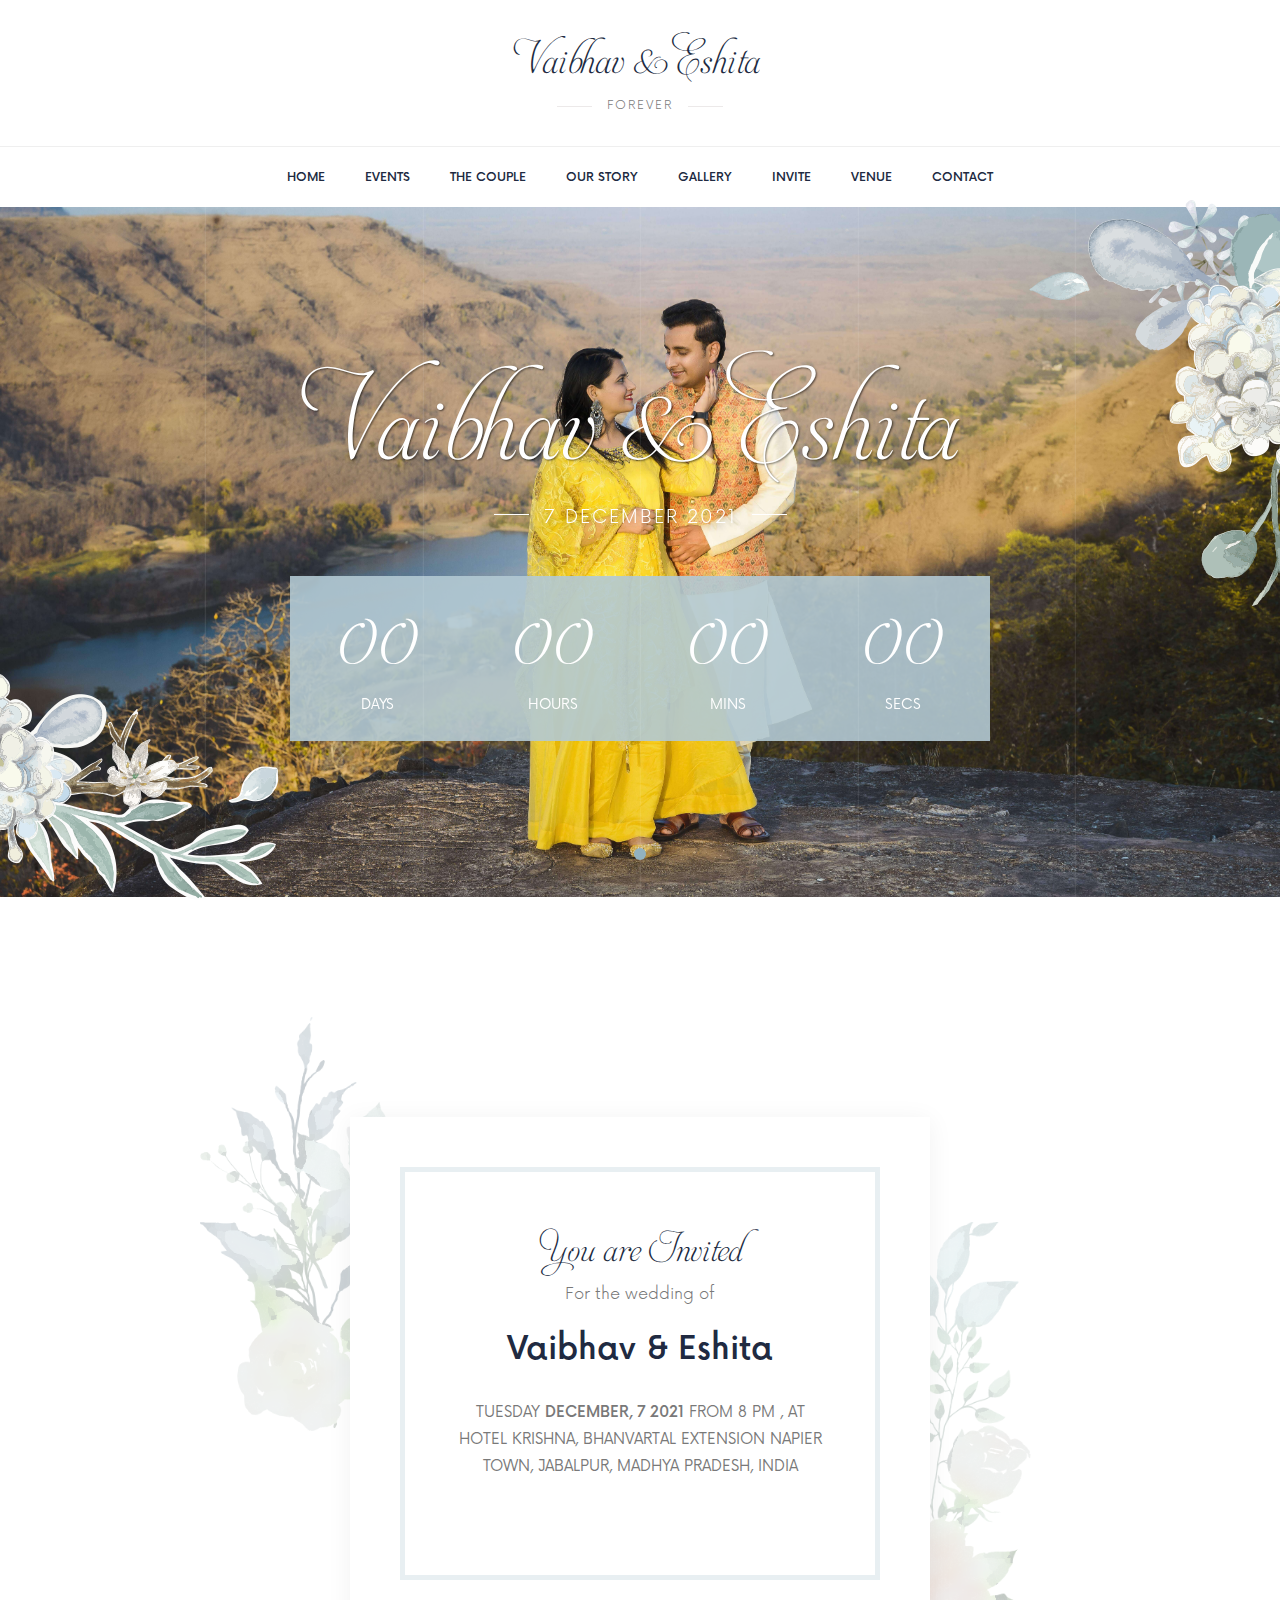
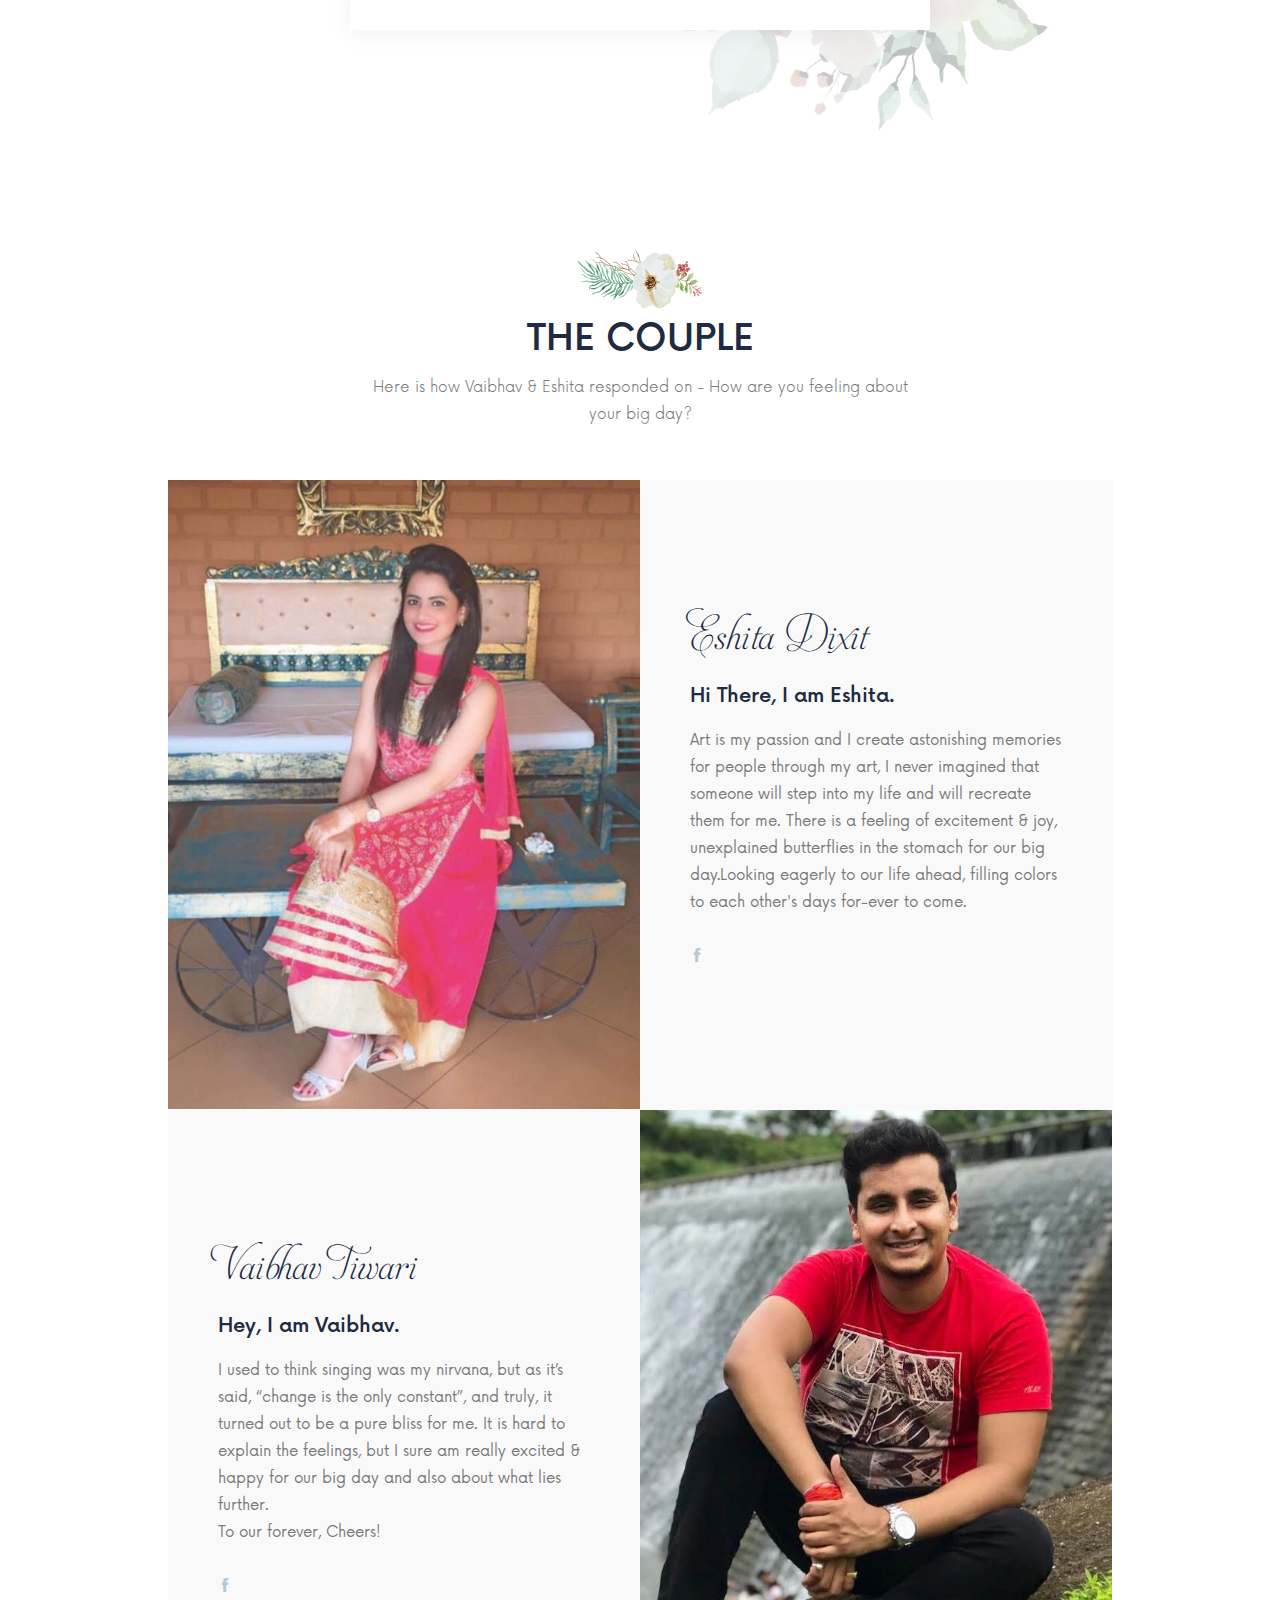
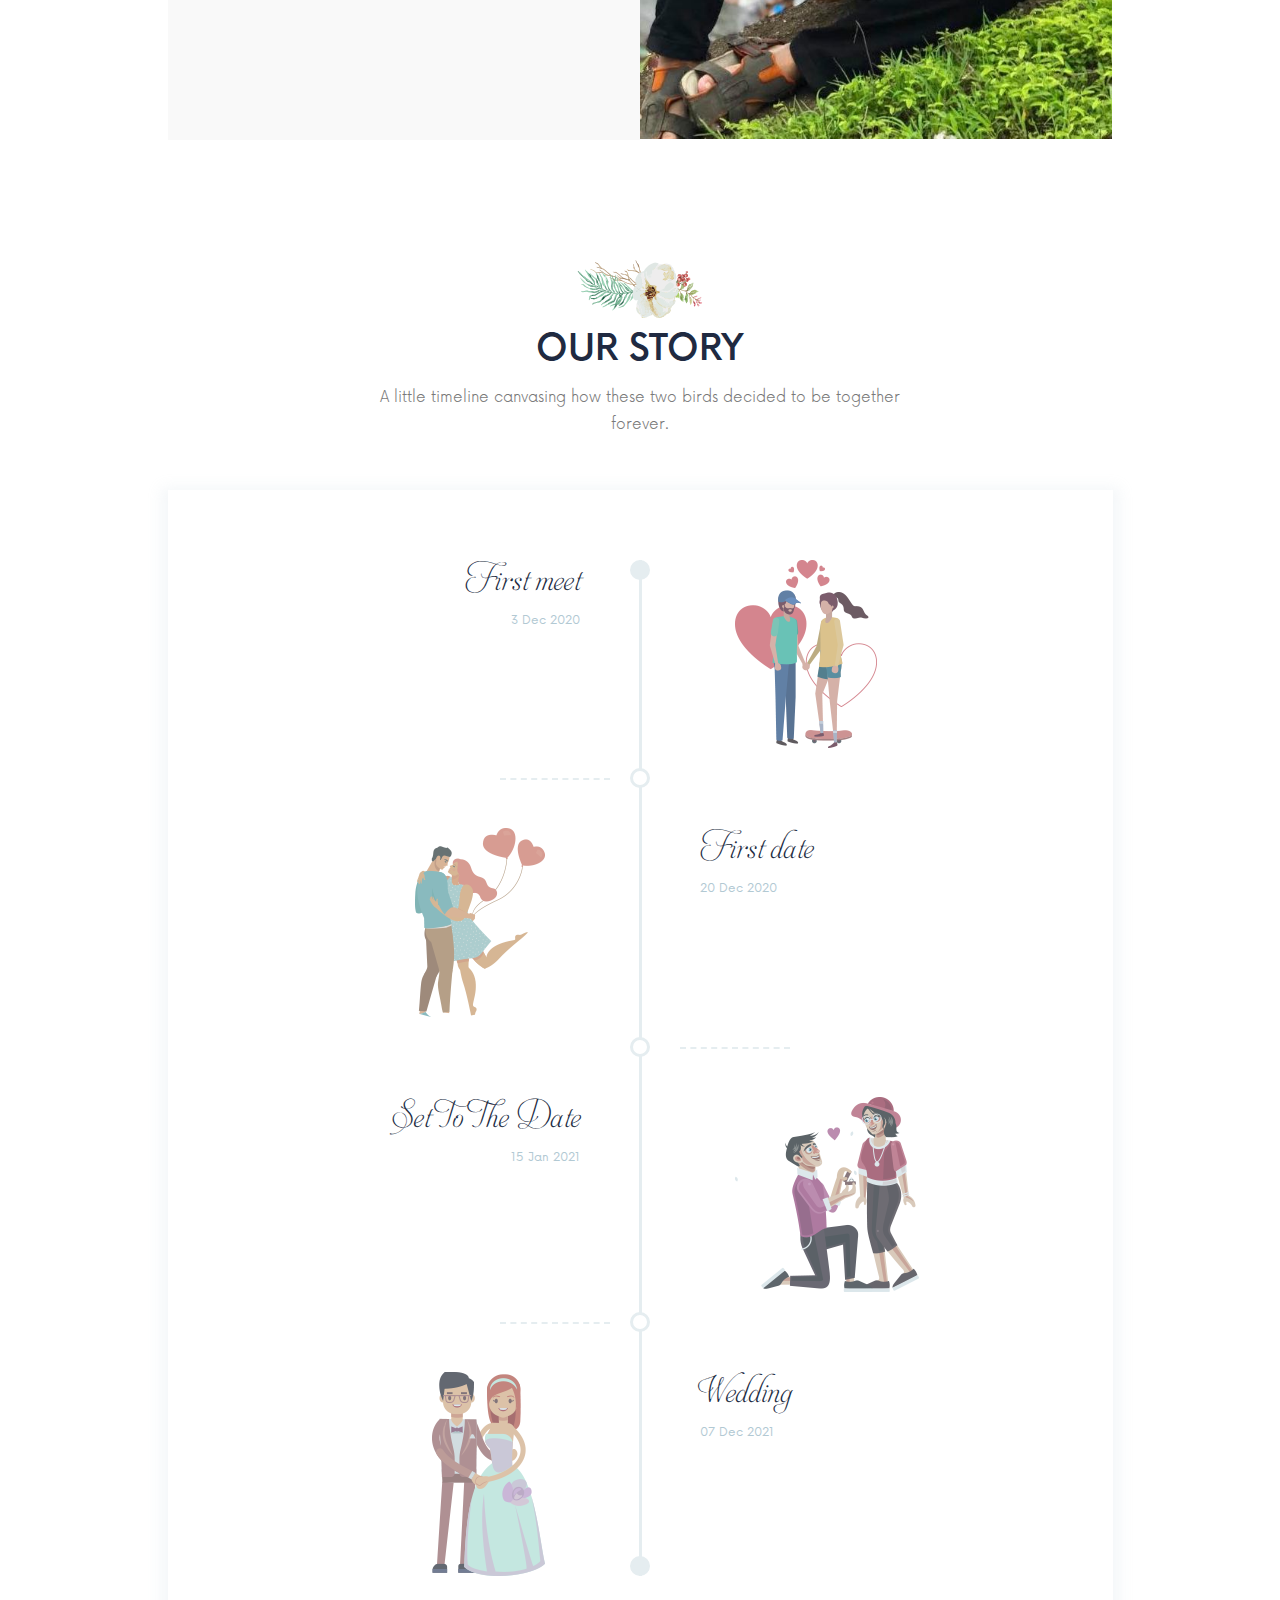
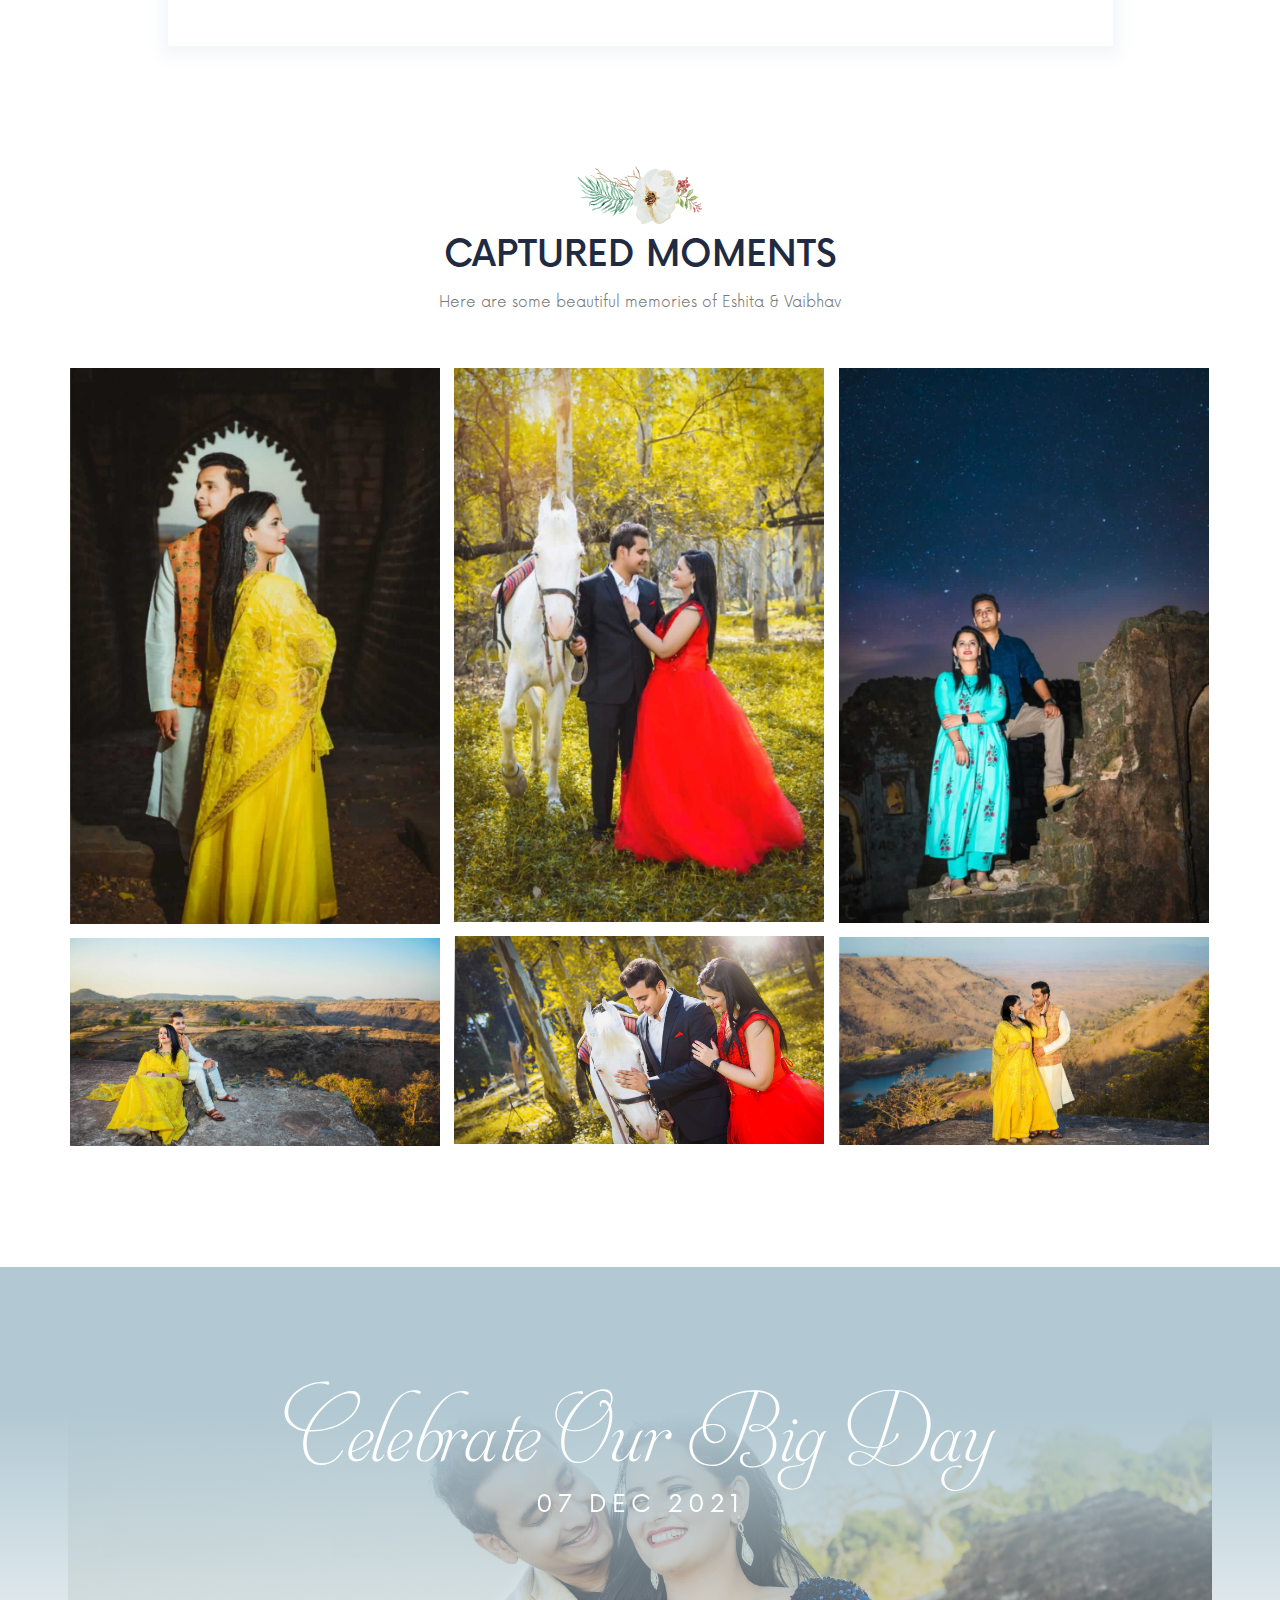
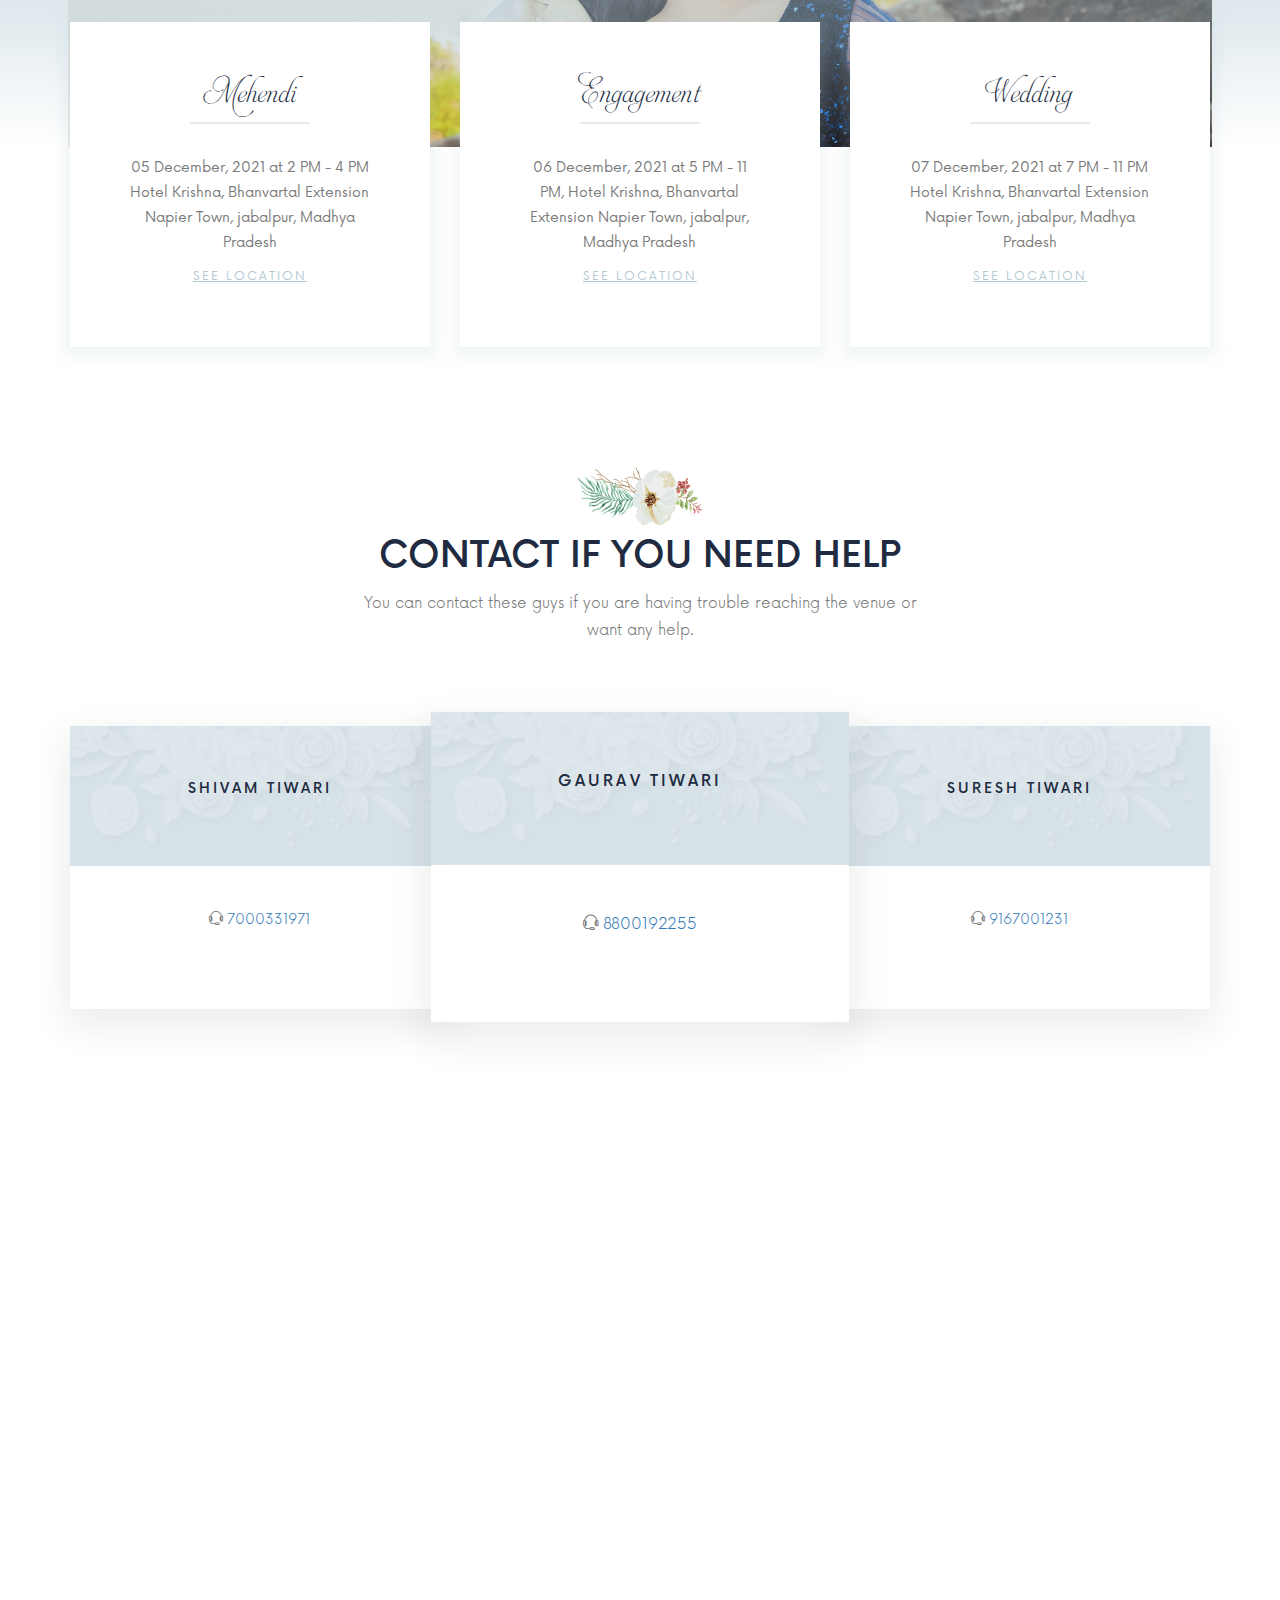
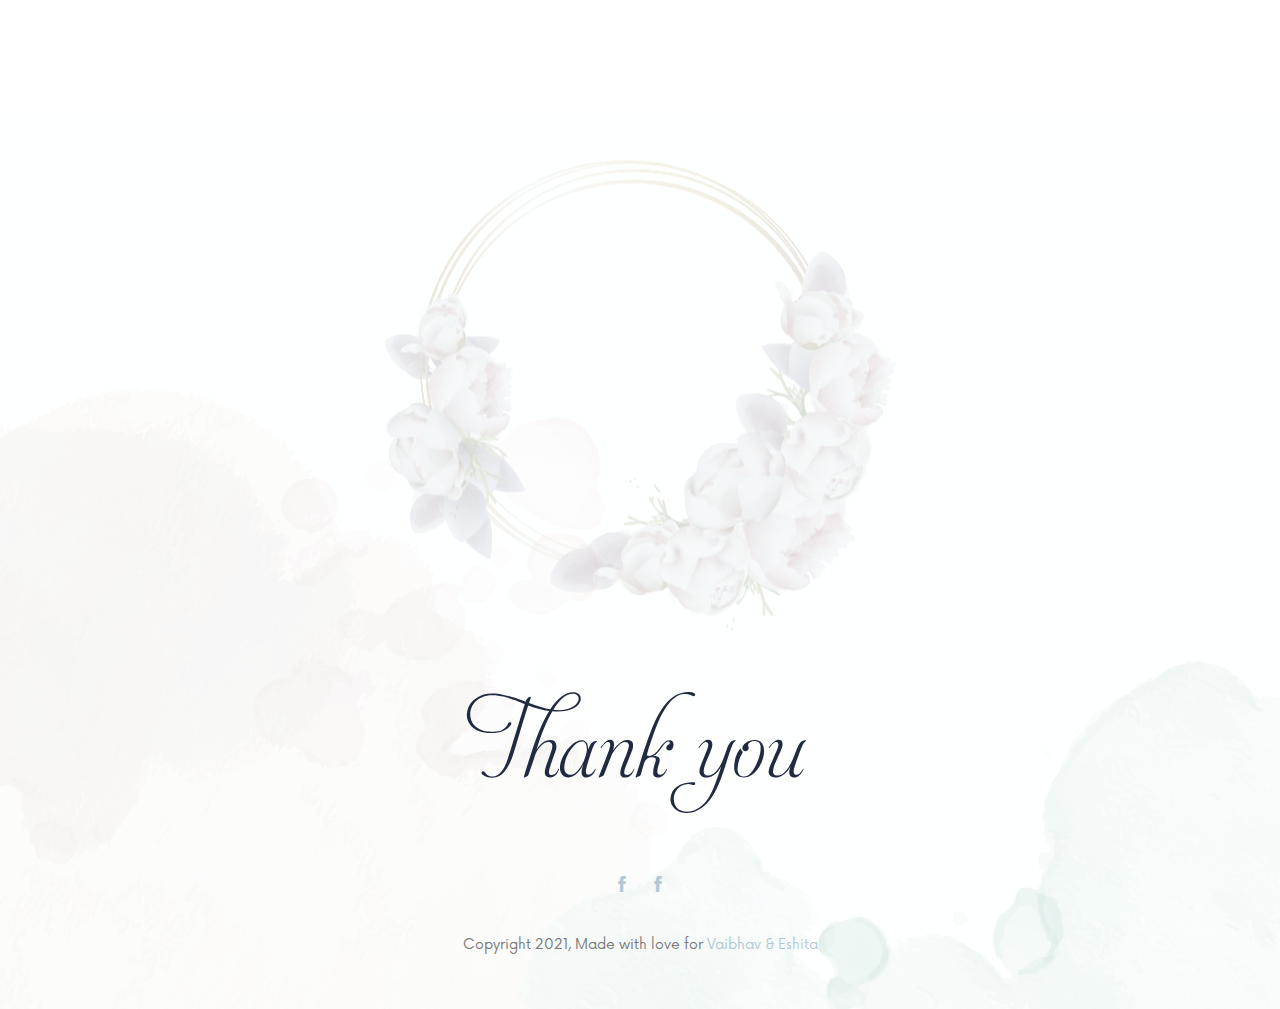
<file: index.html>
<!DOCTYPE html>
<html lang="en">

<head>
    <meta charset="utf-8">
    <meta http-equiv="X-UA-Compatible" content="IE=edge">
    <meta name="viewport" content="width=device-width, initial-scale=1">
    <link rel="shortcut icon" type="image/jpg" href="./assets/images/favicon.jpg"/>
    <meta name="author" content="Vaibhav">

    <title> Vaibhav & Eshita </title>
    
    <link href="assets/css/themify-icons.css" rel="stylesheet">
    <link href="assets/css/flaticon.css" rel="stylesheet">
    <link href="assets/css/bootstrap.min.css" rel="stylesheet">
    <link href="assets/css/animate.css" rel="stylesheet">
    <link href="assets/css/owl.carousel.css" rel="stylesheet">
    <link href="assets/css/owl.theme.css" rel="stylesheet">
    <link href="assets/css/slick.css" rel="stylesheet">
    <link href="assets/css/slick-theme.css" rel="stylesheet">
    <link href="assets/css/swiper.min.css" rel="stylesheet">
    <link href="assets/css/owl.transitions.css" rel="stylesheet">
    <link href="assets/css/jquery.fancybox.css" rel="stylesheet">
    <link href="assets/css/magnific-popup.css" rel="stylesheet">
    <link href="assets/css/style.css" rel="stylesheet">

    <!-- HTML5 shim and Respond.js for IE8 support of HTML5 elements and media queries -->
    <!--[if lt IE 9]>
    <script src="https://oss.maxcdn.com/html5shiv/3.7.3/html5shiv.min.js"></script>
    <script src="https://oss.maxcdn.com/respond/1.4.2/respond.min.js"></script>
    <![endif]-->

</head>

<body>

    <!-- start page-wrapper -->
    <div class="page-wrapper flower-fixed-body">

        <!-- start preloader -->
        <div class="preloader">
            <div class="middle">
                <i class="fi flaticon-favorite-heart-button"></i>
                <i class="fi flaticon-favorite-heart-button"></i>
                <i class="fi flaticon-favorite-heart-button"></i>
                <i class="fi flaticon-favorite-heart-button"></i>
            </div>
        </div>
        <!-- end preloader --> 

        <!-- Start header -->
        <header id="header" class="site-header header-style-1">
            <div class="topbar">
                <div class="container">
                    <div class="row">
                        <div class="col col-xs-12">
                            <div class="site-logo">
                                <a href="index.html">
                                    <h1>Vaibhav & Eshita</h1>
                                    <span>Forever</span>
                                </a>
                            </div>
                        </div>
                    </div>
                </div>
            </div> <!-- end topbar -->
            <nav class="navigation navbar navbar-default">
                <div class="container">
                    <div class="navbar-header">
                        <button type="button" class="open-btn">
                            <span class="sr-only">Toggle navigation</span>
                            <span class="icon-bar"></span>
                            <span class="icon-bar"></span>
                            <span class="icon-bar"></span>
                        </button>
                    </div>
                    <div id="navbar" class="navbar-collapse collapse navigation-holder">
                        <button class="close-navbar"><i class="ti-close"></i></button>
                        <ul class="nav navbar-nav">
                            <!--  <li class="menu-item-has-children">
                                <a href="#">The Wedding</a>
                                <ul class="sub-menu">
                                    <li><a href="story.html">Our story</a></li>
                                    <li><a href="invitation.html">Invitation</a></li>
                                    <li><a href="bridesmaids-groomsmen.html">Bridesmaid & Groomsman</a></li>
                                    <li><a href="accomodation.html">Accomodation</a></li>
                                    <li><a href="rsvp.html">RSVP</a></li>
                                    <li><a href="gift-registry.html">Gift registry</a></li>
                                    <li><a href="gallery.html">Gallery</a></li>
                                </ul>
                            </li> -->
                            <!-- <li class="menu-item-has-children">
                                <a href="#">Wedding Planner</a>
                                <ul class="sub-menu">
                                    <li><a href="about.html">About us</a></li>
                                    <li><a href="contact.html">Contact</a></li>
                                    <li><a href="shop.html">Bridal shop</a></li>
                                    <li><a href="shop-single.html">Shop single</a></li>
                                    <li><a href="services.html">Services</a></li>
                                    <li><a href="Portfolio.html">Portfolio grid</a></li>
                                    <li><a href="Portfolio-filter.html">Portfolio Filter</a></li>
                                    <li><a href="Portfolio-2-col.html">Portfolio 2 col</a></li>
                                </ul>
                            </li> -->
                            <li><a href="#toTop">Home</a></li>
                            <li><a href="#eventsec">Events</a></li>
                            <li><a href="#couple">The Couple</a></li>
                            <li><a href="#ourstory">Our Story</a></li>
                            <li><a href="#gallery">Gallery</a></li>
                            <li><a href="#invitation">Invite</a></li>
                            <li><a href="#venue">Venue</a></li>
                            <li><a href="#contact">Contact</a></li>
                        </ul>
                    </div><!-- end of nav-collapse -->
                </div><!-- end of container -->
            </nav>
        </header>
        <!-- end of header -->


        <!-- start of hero -->
        <section class="hero-slider hero-style-1" id="toTop">
            <div class="swiper-container">
                <div class="slide-main-text">
                    <div class="container">
                        <div class="slide-title">
                            <h2>Vaibhav & Eshita</h2>
                        </div>
                        <div class="wedding-date">
                            <span>7 December 2021</span>
                        </div>
                        <div class="clearfix"></div>
                        <div class="count-down-clock">
                            <div id="clock"></div>
                        </div>
                    </div>
                    <div class="pattern">
                        <span></span>
                        <span></span>
                        <span></span>
                        <span></span>
                        <span></span>
                    </div>
                </div>
                <div class="swiper-wrapper">
                    <div class="swiper-slide">
                        <div class="slide-inner slide-bg-image" data-background="assets/images/slider/1.jpg"></div> 
                    </div> 

                    <!-- <div class="swiper-slide">
                        <div class="slide-inner slide-bg-image" data-background="assets/images/slider/2.jpg"></div>
                    </div> 

                    <div class="swiper-slide">
                        <div class="slide-inner slide-bg-image" data-background="assets/images/slider/3.jpg"></div>
                    </div> -->
                    <!-- end swiper-slide --> 
                </div>
                <!-- end swiper-wrapper -->

                <!-- swipper controls -->
                <div class="swiper-pagination"></div>
                <div class="swiper-button-next"></div>
                <div class="swiper-button-prev"></div>
            </div>
        </section>
        <!-- end of hero slider -->


        <!-- start invitation-section -->
        <section class="invitation-section section-padding" id="invitation">
            <div class="container">
                <div class="row">
                    <div class="col col-xs-12">
                        <div class="invitation-box">
                            <div class="left-vec"></div>
                            <div class="right-vec"></div>
                            <div class="inner">
                                <h2 style="font-size: 3vh">You are Invited</h2>
                                <span>For the wedding of</span>
                                <h3>Vaibhav & Eshita</h3>
                                <p>Tuesday <Strong>December, 7 2021</Strong> From 8 PM , At Hotel Krishna, Bhanvartal Extension Napier Town, Jabalpur, Madhya Pradesh, India</p>
                            </div>
                        </div>
                    </div>
                </div>
            </div> <!-- end container -->
        </section>
        <!-- end invitation-section -->


        <!-- start couple-section -->
        <section class="couple-section section-padding p-t-0" id="couple">
            <div class="container">
                <div class="row">
                    <div class="col col-lg-6 col-lg-offset-3 col-md-8 col-md-offset-2 col-sm-10 col-sm-offset-1">
                        <div class="section-title">
                            <h2>The Couple</h2>
                            <p>Here is how Vaibhav & Eshita responded on - How are you feeling about your big day?</p>
                        </div>
                    </div>
                </div>
                <div class="row">
                    <div class="col col-lg-10 col-lg-offset-1">
                        <div class="couple-area">
                            <div class="couple-row clearfix">
                                <div class="img-holder">
                                    <img src="assets/images/couple/img-1.jpeg" alt>
                                </div>
                                <div class="details">
                                    <div class="inner">
                                        <h2>Eshita Dixit</h2>
                                        <h4>Hi There, I am Eshita.</h4>
                                        <p>Art is my passion and I create astonishing memories for people through my art, I never imagined that someone will step into my life and will recreate them for me. There is a feeling of excitement & joy, unexplained butterflies in the stomach for our big day.Looking eagerly to our life ahead, filling colors to each other's days for-ever to come.</p>
                                        <ul class="social-links">
                                            <li><a href="https://www.facebook.com/eshi.dixit"><i class="ti-facebook"></i></li>
                                        </ul>
                                    </div>
                                </div>
                            </div>
                            <div class="couple-row last-row clearfix">
                                <div class="details">
                                    <div class="inner">
                                        <h2>Vaibhav Tiwari</h2>
                                        <h4>Hey, I am Vaibhav.</h4>
                                        <p>I used to think singing was my nirvana, but as it’s said, “change is the only constant”, and truly, it turned out to be a pure bliss for me. It is hard to explain the feelings, but I sure am really excited & happy for our big day and also about what lies further.<br> To our forever, Cheers!</p>
                                        <ul class="social-links">
                                            <li><a href="https://www.facebook.com/tvaibhav1204/"><i class="ti-facebook"></i></a></li>
                                        </ul>
                                    </div>
                                </div>
                                <div class="img-holder">
                                    <img src="assets/images/couple/Vaibhav-image.jpeg" alt>
                                </div>
                            </div>
                        </div>
                    </div>
                </div>
            </div> <!-- end container -->
        </section>
        <!-- end couple-section -->


        <!-- start story-section -->
        <section class="story-section section-padding p-t-0" id="ourstory">
            <div class="container">
                <div class="row">
                    <div class="col col-lg-6 col-lg-offset-3 col-md-8 col-md-offset-2 col-sm-10 col-sm-offset-1">
                        <div class="section-title">
                            <h2>Our story</h2>
                            <p>A little timeline canvasing how these two birds decided to be together forever. </p>
                        </div>
                    </div>
                </div>
                <div class="row">
                    <div class="col col-lg-10 col-lg-offset-1">
                        <div class="story-block">
                            <ul>
                                <li>
                                    <div class="details">
                                        <h3>First meet</h3>
                                        <span class="date">3 Dec 2020</span>
                                    </div>
                                    <div class="img-holder">
                                        <img src="assets/images/story/img-1.png" alt>
                                    </div>
                                </li>
                                <li>
                                    <div class="img-holder">
                                        <img src="assets/images/story/img-2.png" alt>
                                    </div>
                                    <div class="details">
                                        <h3>First date</h3>
                                        <span class="date">20 Dec 2020</span>
                                    </div>
                                </li>
                                <li>
                                    <div class="details">
                                        <h3>Set To The Date</h3>
                                        <span class="date">15 Jan 2021</span>
                                    </div>
                                    <div class="img-holder">
                                        <img src="assets/images/story/img-3.png" alt>
                                    </div>
                                </li>
                                <li>
                                    <div class="img-holder">
                                        <img src="assets/images/story/img-4.png" alt>
                                    </div>
                                    <div class="details">
                                        <h3>Wedding</h3>
                                        <span class="date">07 Dec 2021</span>
                                    </div>
                                </li>
                            </ul>
                        </div>
                    </div>
                </div>
            </div> <!-- end container -->
        </section>
        <!-- end story-section -->


        <!-- start gallery-section -->
        <section class="gallery-section section-padding p-t-0" id="gallery">
            <div class="container">
                <div class="row">
                    <div class="col col-lg-6 col-lg-offset-3 col-md-8 col-md-offset-2 col-sm-10 col-sm-offset-1">
                        <div class="section-title">
                            <h2>Captured Moments</h2>
                            <p>Here are some beautiful memories of Eshita & Vaibhav</p>
                        </div>
                    </div>
                </div>

                <div class="row">
                    <div class="col col-xs-12">
                        <div  class="gallery-container gallery-fancybox masonry-gallery">
                            <div class="grid grid-item">
                                <a href="assets/images/gallery/1.jpg" class="fancybox" data-fancybox-group="gall-1">
                                    <img src="assets/images/gallery/1.jpg" alt class="img img-responsive">
                                </a>
                            </div>
                            <div class="grid grid-item">
                                <a href="assets/images/gallery/2.jpg" class="fancybox" data-fancybox-group="gall-1">
                                    <img src="assets/images/gallery/2.jpg" alt class="img img-responsive">
                                </a>
                            </div>
                            <div class="grid grid-item">
                                <a href="assets/images/gallery/3.jpg" class="fancybox" data-fancybox-group="gall-1">
                                    <img src="assets/images/gallery/3.jpg" alt class="img img-responsive">
                                </a>
                            </div>
                            <div class="grid grid-item">
                                <a href="assets/images/gallery/4.jpg" class="fancybox" data-fancybox-group="gall-1">
                                    <img src="assets/images/gallery/4.jpg" alt class="img img-responsive">
                                </a>
                            </div>
                            <div class="grid grid-item width2">
                                <a href="assets/images/gallery/5.jpg" class="fancybox" data-fancybox-group="gall-1">
                                    <img src="assets/images/gallery/5.jpg" alt class="img img-responsive">
                                </a>
                            </div>
                            <div class="grid grid-item width2">
                                <a href="assets/images/gallery/6.jpg" class="fancybox" data-fancybox-group="gall-1">
                                    <img src="assets/images/gallery/6.jpg" alt class="img img-responsive">
                                </a>
                            </div>
                            <!-- <div class="grid grid-item width2">
                                <a href="assets/images/gallery/img-7.jpg" class="fancybox" data-fancybox-group="gall-1">
                                    <img src="assets/images/gallery/img-7.jpg" alt class="img img-responsive">
                                </a>
                            </div> -->
                            <!-- <div class="grid grid-item width2">
                                <a href="assets/images/gallery/7.jpg" class="fancybox" data-fancybox-group="gall-1">
                                    <img src="assets/images/gallery/7.jpg" alt class="img img-responsive">
                                </a>
                            </div> -->
                            <!-- <div class="grid grid-item width2">
                                <a href="https://www.youtube.com/embed/XSGBVzeBUbk?autoplay=1" data-type="iframe" class="video-play-btn">
                                    <img src="assets/images/gallery/img-6.jpg" alt class="img img-responsive">
                                    <i class="ti-control-play"></i>
                                </a>
                            </div> -->
                        </div>
                    </div>
                </div> <!-- end row -->

            </div> <!-- end container -->
        </section>
        <!-- end gallery-section -->


        <!-- start contact-section -->
        <!-- <section class="contact-section section-padding p-t-0" id="rsvp">
            <div class="container">
                <div class="row">
                    <div class="col col-lg-6 col-lg-offset-3 col-md-8 col-md-offset-2 col-sm-10 col-sm-offset-1">
                        <div class="section-title">
                            <h2>Are you attending?</h2>
                            <p>Recently cut out of an illustrated magazine and housed in a nice, gilded frame. It showed a lady fitted out with a fur hat</p>
                        </div>
                    </div>
                </div>
                <div class="row">
                    <div class="col col-lg-10 col-lg-offset-1">
                        <div class="contact-form">
                            <form id="rsvp-form" class="form validate-rsvp-form row" method="post">
                                <div class="col col-sm-6">
                                    <input type="text" name="name" class="form-control" placeholder="Your Name*">
                                </div>
                                <div class="col col-sm-6">
                                    <input type="email" name="email" class="form-control" placeholder="Your Email*">
                                </div>
                                <div class="col col-sm-6">
                                    <select class="form-control" name="guest" >
                                        <option disabled selected>Number Of Guest*</option>
                                        <option>1</option>
                                        <option>2</option>
                                        <option>3</option>
                                        <option>4</option>
                                    </select>
                                </div>
                                <div class="col col-sm-6">
                                    <select class="form-control" name="events" >
                                        <option disabled selected>I Am Attending*</option>
                                        <option>Al events</option>
                                        <option>Wedding ceremony</option>
                                        <option>Reception party</option>
                                    </select>
                                </div>
                                <div class="col col-sm-12">
                                    <textarea class="form-control" name="notes" placeholder="Your Message*"></textarea>
                                </div>
                                <div class="col col-sm-12 submit-btn">
                                    <button type="submit" class="theme-btn">Send Invitation</button>
                                    <div id="loader">
                                        <i class="ti-reload"></i>
                                    </div>
                                </div>
                                <div class="col col-md-12 success-error-message">
                                    <div id="success">Thank you</div>
                                    <div id="error"> Error occurred while sending email. Please try again later. </div>
                                </div>
                            </form>
                        </div>
                    </div>
                </div>
            </div> 
        </section> -->
        <!-- end contact-section -->


        <!-- start event-section -->
        <section id="eventsec" class="event-section section-padding p-t-0">
            <div class="top-area">
                <h2>Celebrate Our Big Day</h2>
                <p class="date">07 Dec 2021</p>
            </div>
            <div class="container">
                <div class="row">
                    <div class="col col-xs-12">
                        <div class="event-grids clearfix">
                            <div class="grid">
                                <h3>Mehendi</h3>
                                <p>05 December, 2021 at 2 PM - 4 PM Hotel Krishna, Bhanvartal Extension Napier Town, jabalpur, Madhya Pradesh</p>
                               
                                <a href="https://www.google.com/maps/embed?pb=!1m18!1m12!1m3!1d3680.9075165354066!2d75.82777731173726!3d22.694486494082174!2m3!1f0!2f0!3f0!3m2!1i1024!2i768!4f13.1!3m3!1m2!1s0x3962fc359e5fd27b%3A0xbcbf55bd0db8dc01!2sAvadh%20residency!5e0!3m2!1sen!2sin!4v1614590423102!5m2!1sen!2sin" class="location popup-gmaps">See location</a>
                            </div>
                            <div class="grid">
                                <h3>Engagement</h3>
                                <p>06 December, 2021 at 5 PM - 11 PM, Hotel Krishna, Bhanvartal Extension Napier Town, jabalpur, Madhya Pradesh</p>
                                
                                <a href="https://www.google.com/maps/embed?pb=!1m18!1m12!1m3!1d2007.0296381420685!2d75.82737451613121!3d22.69444668693729!2m3!1f0!2f0!3f0!3m2!1i1024!2i768!4f13.1!3m3!1m2!1s0x3962fc35b48f4dc1%3A0xc90b89e5567baa9!2sPukhraj%20Palace!5e0!3m2!1sen!2sin!4v1614589068805!5m2!1sen!2sin" class="location popup-gmaps">See location</a>
                            </div>
                            <div class="grid">
                                <h3>Wedding</h3>
                                <p>07 December, 2021 at 7 PM - 11 PM Hotel Krishna, Bhanvartal Extension Napier Town, jabalpur, Madhya Pradesh</p>
                                
                                <a href="https://www.google.com/maps/embed?pb=!1m18!1m12!1m3!1d2007.0296381420685!2d75.82737451613121!3d22.69444668693729!2m3!1f0!2f0!3f0!3m2!1i1024!2i768!4f13.1!3m3!1m2!1s0x3962fc35b48f4dc1%3A0xc90b89e5567baa9!2sPukhraj%20Palace!5e0!3m2!1sen!2sin!4v1614589068805!5m2!1sen!2sin" class="location popup-gmaps">See location</a>
                            </div>
                        </div>
                    </div>
                </div>
            </div> <!-- end container -->
        </section>
        <!-- end event-section -->


        <!-- start partners-section -->
        <!-- <section class="partners-section section-padding p-t-0">
            <div class="container">
                <div class="row">
                    <div class="col col-xs-12">
                        <h2>Gift Registry</h2>
                        <div class="partner-grids clearfix">
                            <div class="grid">
                                <img src="assets/images/partners/img-1.jpg" alt>
                            </div>
                            <div class="grid">
                                <img src="assets/images/partners/img-2.jpg" alt>
                            </div>
                            <div class="grid">
                                <img src="assets/images/partners/img-3.jpg" alt>
                            </div>
                            <div class="grid">
                                <img src="assets/images/partners/img-4.jpg" alt>
                            </div>
                            <div class="grid">
                                <img src="assets/images/partners/img-5.jpg" alt>
                            </div>
                            <div class="grid">
                                <img src="assets/images/partners/img-6.jpg" alt>
                            </div>
                            <div class="grid">
                                <img src="assets/images/partners/img-7.jpg" alt>
                            </div>
                            <div class="grid">
                                <img src="assets/images/partners/img-8.jpg" alt>
                            </div>
                        </div>
                    </div>
                </div>
            </div> 
        </section> -->
        <!-- end partners-section -->


        <!-- start blog-section -->
        <!-- <section class="blog-section section-padding">
            <div class="container">
                <div class="row">
                    <div class="col col-lg-6 col-lg-offset-3 col-md-8 col-md-offset-2 col-sm-10 col-sm-offset-1">
                        <div class="section-title">
                            <h2>Latest form the blog</h2>
                            <p>Recently cut out of an illustrated magazine and housed in a nice, gilded frame. It showed a lady fitted out with a fur hat</p>
                        </div>
                    </div>
                </div>
                <div class="row">
                    <div class="col col-xs-12">
                        <div class="blog-grids clearfix">
                            <div class="grid">
                                <div class="entry-media">
                                    <img src="assets/images/blog/img-1.jpg" alt>
                                </div>
                                <div class="details">
                                    <h3><a href="#">Hundreds of designs for every wedding style</a></h3>
                                    <p class="date"><i class="ti-timer"></i> April 14, 2019</p>
                                </div>
                            </div>
                            <div class="grid">
                                <div class="entry-media">
                                    <img src="assets/images/blog/img-2.jpg" alt>
                                </div>
                                <div class="details">
                                    <h3><a href="#">How to plan a perfect wedding in moments</a></h3>
                                    <p class="date"><i class="ti-timer"></i> April 14, 2019</p>
                                </div>
                            </div>
                            <div class="grid">
                                <div class="entry-media">
                                    <img src="assets/images/blog/img-3.jpg" alt>
                                </div>
                                <div class="details">
                                    <h3><a href="#">Possible no matter where you are on your journey</a></h3>
                                    <p class="date"><i class="ti-timer"></i> April 14, 2019</p>
                                </div>
                            </div>
                        </div>
                    </div>
                </div>
            </div>
        </section> -->
        <!-- end blog-section -->

        <!-- start contact-section --><section class="pricing-section section-padding p-t-0">
            <div class="container" id="contact">
                <div class="row">
                    <div class="col col-lg-6 col-lg-offset-3 col-md-8 col-md-offset-2 col-sm-10 col-sm-offset-1">
                        <div class="section-title">
                            <h2>Contact If you need help</h2>
                            <p>You can contact these guys if you are having trouble reaching the venue or want any help.</p>
                        </div>
                    </div>
                </div>
                <div class="row">
                    <div class="col col-xs-12">
                        <div class="pricing-grids clearfix">
                            <div class="grid">
                                <div class="pricing-header">
                                    <h4>Shivam Tiwari</h4>
                                </div>
                                <div class="pricing-body">
                                    <ul>
                                        <li><i class="ti-headphone-alt"></i><a href="tel:7000331971">  7000331971</a> </li>
                                    </ul>
                                </div>
                            </div>
                            <div class="grid">
                                <div class="pricing-header">
                                    <h4>Gaurav Tiwari</h4>
                                </div>
                                <div class="pricing-body">
                                    <ul>
                                        <li><i class="ti-headphone-alt"></i><a href="tel:8800192255">  8800192255</a></li>
                                    </ul>
                                </div>
                            </div>
                            <div class="grid">
                                <div class="pricing-header">
                                    <h4>Suresh Tiwari</h4>
                                </div>
                                <div class="pricing-body">
                                    <ul>
                                        <li><i class="ti-headphone-alt"></i><a href="tel:9167001232">  9167001231</a> </li>
                                    </ul>
                                </div>
                            </div>
                        </div>
                    </div>
                </div>
            </div> <!-- end container -->
        </section>
         <!--  start contact-map -->
         <section class="contact-map-section" id="venue">
            <h2 class="hidden">Contact map</h2>
            <div class="contact-map">
                <iframe src="https://www.google.com/maps/embed?pb=!1m18!1m12!1m3!1d3668.175301268324!2d79.93164521497035!3d23.163801184881798!2m3!1f0!2f0!3f0!3m2!1i1024!2i768!4f13.1!3m3!1m2!1s0x3981ae0e4fc9a341%3A0xe8afa6a8dd370ce1!2sHotel%20Krishna!5e0!3m2!1sen!2sin!4v1634734482070!5m2!1sen!2sin" allowfullscreen="" loading="lazy"></iframe>
            </div>
        </section>
        <!-- end contact-map -->


        <!-- start site-footer -->
        <footer class="site-footer footer-style-1">
            <div class="inner">
                <div class="couple-pic">
                    <img src="assets/images/footer-couple-pic.jpg" loading="lazy" alt="footer-image">
                </div>
                <h2>Thank you</h2>
                <ul class="social-links">
                    <li><a href="https://www.facebook.com/tvaibhav1204/"><i class="ti-facebook"></i></a></li>
                    <li><a href="https://www.facebook.com/eshi.dixit"><i class="ti-facebook"></i></a></li>
                </ul>
                <p>Copyright 2021, Made with love for <a href="">Vaibhav & Eshita</a></p>
            </div>
        </footer>
        <!-- end site-footer -->


    </div>
    <!-- end of page-wrapper -->



    <!-- All JavaScript files
    ================================================== -->
    <script src="assets/js/jquery.min.js"></script>
    <script src="assets/js/bootstrap.min.js"></script>

    <!-- Plugins for this template -->
    <script src="assets/js/jquery-plugin-collection.js"></script>

    <!-- Custom script for this template -->
    <script src="assets/js/script.js"></script>
</body>

</html>
</file>
<file: assets/css/themify-icons.css>
@font-face {
	font-family: 'themify';
	src:url('../fonts/themify9f24.eot?-fvbane');
	src:url('../fonts/themifyd41d.eot?#iefix-fvbane') format('embedded-opentype'),
		url('../fonts/themify9f24.woff?-fvbane') format('woff'),
		url('../fonts/themify9f24.ttf?-fvbane') format('truetype'),
		url('../fonts/themify9f24.svg?-fvbane#themify') format('svg');
	font-weight: normal;
	font-style: normal;
}

[class^="ti-"], [class*=" ti-"] {
	font-family: 'themify';
	speak: none;
	font-style: normal;
	font-weight: normal;
	font-variant: normal;
	text-transform: none;
	line-height: 1;

	/* Better Font Rendering =========== */
	-webkit-font-smoothing: antialiased;
	-moz-osx-font-smoothing: grayscale;
}

.ti-wand:before {
	content: "\e600";
}
.ti-volume:before {
	content: "\e601";
}
.ti-user:before {
	content: "\e602";
}
.ti-unlock:before {
	content: "\e603";
}
.ti-unlink:before {
	content: "\e604";
}
.ti-trash:before {
	content: "\e605";
}
.ti-thought:before {
	content: "\e606";
}
.ti-target:before {
	content: "\e607";
}
.ti-tag:before {
	content: "\e608";
}
.ti-tablet:before {
	content: "\e609";
}
.ti-star:before {
	content: "\e60a";
}
.ti-spray:before {
	content: "\e60b";
}
.ti-signal:before {
	content: "\e60c";
}
.ti-shopping-cart:before {
	content: "\e60d";
}
.ti-shopping-cart-full:before {
	content: "\e60e";
}
.ti-settings:before {
	content: "\e60f";
}
.ti-search:before {
	content: "\e610";
}
.ti-zoom-in:before {
	content: "\e611";
}
.ti-zoom-out:before {
	content: "\e612";
}
.ti-cut:before {
	content: "\e613";
}
.ti-ruler:before {
	content: "\e614";
}
.ti-ruler-pencil:before {
	content: "\e615";
}
.ti-ruler-alt:before {
	content: "\e616";
}
.ti-bookmark:before {
	content: "\e617";
}
.ti-bookmark-alt:before {
	content: "\e618";
}
.ti-reload:before {
	content: "\e619";
}
.ti-plus:before {
	content: "\e61a";
}
.ti-pin:before {
	content: "\e61b";
}
.ti-pencil:before {
	content: "\e61c";
}
.ti-pencil-alt:before {
	content: "\e61d";
}
.ti-paint-roller:before {
	content: "\e61e";
}
.ti-paint-bucket:before {
	content: "\e61f";
}
.ti-na:before {
	content: "\e620";
}
.ti-mobile:before {
	content: "\e621";
}
.ti-minus:before {
	content: "\e622";
}
.ti-medall:before {
	content: "\e623";
}
.ti-medall-alt:before {
	content: "\e624";
}
.ti-marker:before {
	content: "\e625";
}
.ti-marker-alt:before {
	content: "\e626";
}
.ti-arrow-up:before {
	content: "\e627";
}
.ti-arrow-right:before {
	content: "\e628";
}
.ti-arrow-left:before {
	content: "\e629";
}
.ti-arrow-down:before {
	content: "\e62a";
}
.ti-lock:before {
	content: "\e62b";
}
.ti-location-arrow:before {
	content: "\e62c";
}
.ti-link:before {
	content: "\e62d";
}
.ti-layout:before {
	content: "\e62e";
}
.ti-layers:before {
	content: "\e62f";
}
.ti-layers-alt:before {
	content: "\e630";
}
.ti-key:before {
	content: "\e631";
}
.ti-import:before {
	content: "\e632";
}
.ti-image:before {
	content: "\e633";
}
.ti-heart:before {
	content: "\e634";
}
.ti-heart-broken:before {
	content: "\e635";
}
.ti-hand-stop:before {
	content: "\e636";
}
.ti-hand-open:before {
	content: "\e637";
}
.ti-hand-drag:before {
	content: "\e638";
}
.ti-folder:before {
	content: "\e639";
}
.ti-flag:before {
	content: "\e63a";
}
.ti-flag-alt:before {
	content: "\e63b";
}
.ti-flag-alt-2:before {
	content: "\e63c";
}
.ti-eye:before {
	content: "\e63d";
}
.ti-export:before {
	content: "\e63e";
}
.ti-exchange-vertical:before {
	content: "\e63f";
}
.ti-desktop:before {
	content: "\e640";
}
.ti-cup:before {
	content: "\e641";
}
.ti-crown:before {
	content: "\e642";
}
.ti-comments:before {
	content: "\e643";
}
.ti-comment:before {
	content: "\e644";
}
.ti-comment-alt:before {
	content: "\e645";
}
.ti-close:before {
	content: "\e646";
}
.ti-clip:before {
	content: "\e647";
}
.ti-angle-up:before {
	content: "\e648";
}
.ti-angle-right:before {
	content: "\e649";
}
.ti-angle-left:before {
	content: "\e64a";
}
.ti-angle-down:before {
	content: "\e64b";
}
.ti-check:before {
	content: "\e64c";
}
.ti-check-box:before {
	content: "\e64d";
}
.ti-camera:before {
	content: "\e64e";
}
.ti-announcement:before {
	content: "\e64f";
}
.ti-brush:before {
	content: "\e650";
}
.ti-briefcase:before {
	content: "\e651";
}
.ti-bolt:before {
	content: "\e652";
}
.ti-bolt-alt:before {
	content: "\e653";
}
.ti-blackboard:before {
	content: "\e654";
}
.ti-bag:before {
	content: "\e655";
}
.ti-move:before {
	content: "\e656";
}
.ti-arrows-vertical:before {
	content: "\e657";
}
.ti-arrows-horizontal:before {
	content: "\e658";
}
.ti-fullscreen:before {
	content: "\e659";
}
.ti-arrow-top-right:before {
	content: "\e65a";
}
.ti-arrow-top-left:before {
	content: "\e65b";
}
.ti-arrow-circle-up:before {
	content: "\e65c";
}
.ti-arrow-circle-right:before {
	content: "\e65d";
}
.ti-arrow-circle-left:before {
	content: "\e65e";
}
.ti-arrow-circle-down:before {
	content: "\e65f";
}
.ti-angle-double-up:before {
	content: "\e660";
}
.ti-angle-double-right:before {
	content: "\e661";
}
.ti-angle-double-left:before {
	content: "\e662";
}
.ti-angle-double-down:before {
	content: "\e663";
}
.ti-zip:before {
	content: "\e664";
}
.ti-world:before {
	content: "\e665";
}
.ti-wheelchair:before {
	content: "\e666";
}
.ti-view-list:before {
	content: "\e667";
}
.ti-view-list-alt:before {
	content: "\e668";
}
.ti-view-grid:before {
	content: "\e669";
}
.ti-uppercase:before {
	content: "\e66a";
}
.ti-upload:before {
	content: "\e66b";
}
.ti-underline:before {
	content: "\e66c";
}
.ti-truck:before {
	content: "\e66d";
}
.ti-timer:before {
	content: "\e66e";
}
.ti-ticket:before {
	content: "\e66f";
}
.ti-thumb-up:before {
	content: "\e670";
}
.ti-thumb-down:before {
	content: "\e671";
}
.ti-text:before {
	content: "\e672";
}
.ti-stats-up:before {
	content: "\e673";
}
.ti-stats-down:before {
	content: "\e674";
}
.ti-split-v:before {
	content: "\e675";
}
.ti-split-h:before {
	content: "\e676";
}
.ti-smallcap:before {
	content: "\e677";
}
.ti-shine:before {
	content: "\e678";
}
.ti-shift-right:before {
	content: "\e679";
}
.ti-shift-left:before {
	content: "\e67a";
}
.ti-shield:before {
	content: "\e67b";
}
.ti-notepad:before {
	content: "\e67c";
}
.ti-server:before {
	content: "\e67d";
}
.ti-quote-right:before {
	content: "\e67e";
}
.ti-quote-left:before {
	content: "\e67f";
}
.ti-pulse:before {
	content: "\e680";
}
.ti-printer:before {
	content: "\e681";
}
.ti-power-off:before {
	content: "\e682";
}
.ti-plug:before {
	content: "\e683";
}
.ti-pie-chart:before {
	content: "\e684";
}
.ti-paragraph:before {
	content: "\e685";
}
.ti-panel:before {
	content: "\e686";
}
.ti-package:before {
	content: "\e687";
}
.ti-music:before {
	content: "\e688";
}
.ti-music-alt:before {
	content: "\e689";
}
.ti-mouse:before {
	content: "\e68a";
}
.ti-mouse-alt:before {
	content: "\e68b";
}
.ti-money:before {
	content: "\e68c";
}
.ti-microphone:before {
	content: "\e68d";
}
.ti-menu:before {
	content: "\e68e";
}
.ti-menu-alt:before {
	content: "\e68f";
}
.ti-map:before {
	content: "\e690";
}
.ti-map-alt:before {
	content: "\e691";
}
.ti-loop:before {
	content: "\e692";
}
.ti-location-pin:before {
	content: "\e693";
}
.ti-list:before {
	content: "\e694";
}
.ti-light-bulb:before {
	content: "\e695";
}
.ti-Italic:before {
	content: "\e696";
}
.ti-info:before {
	content: "\e697";
}
.ti-infinite:before {
	content: "\e698";
}
.ti-id-badge:before {
	content: "\e699";
}
.ti-hummer:before {
	content: "\e69a";
}
.ti-home:before {
	content: "\e69b";
}
.ti-help:before {
	content: "\e69c";
}
.ti-headphone:before {
	content: "\e69d";
}
.ti-harddrives:before {
	content: "\e69e";
}
.ti-harddrive:before {
	content: "\e69f";
}
.ti-gift:before {
	content: "\e6a0";
}
.ti-game:before {
	content: "\e6a1";
}
.ti-filter:before {
	content: "\e6a2";
}
.ti-files:before {
	content: "\e6a3";
}
.ti-file:before {
	content: "\e6a4";
}
.ti-eraser:before {
	content: "\e6a5";
}
.ti-envelope:before {
	content: "\e6a6";
}
.ti-download:before {
	content: "\e6a7";
}
.ti-direction:before {
	content: "\e6a8";
}
.ti-direction-alt:before {
	content: "\e6a9";
}
.ti-dashboard:before {
	content: "\e6aa";
}
.ti-control-stop:before {
	content: "\e6ab";
}
.ti-control-shuffle:before {
	content: "\e6ac";
}
.ti-control-play:before {
	content: "\e6ad";
}
.ti-control-pause:before {
	content: "\e6ae";
}
.ti-control-forward:before {
	content: "\e6af";
}
.ti-control-backward:before {
	content: "\e6b0";
}
.ti-cloud:before {
	content: "\e6b1";
}
.ti-cloud-up:before {
	content: "\e6b2";
}
.ti-cloud-down:before {
	content: "\e6b3";
}
.ti-clipboard:before {
	content: "\e6b4";
}
.ti-car:before {
	content: "\e6b5";
}
.ti-calendar:before {
	content: "\e6b6";
}
.ti-book:before {
	content: "\e6b7";
}
.ti-bell:before {
	content: "\e6b8";
}
.ti-basketball:before {
	content: "\e6b9";
}
.ti-bar-chart:before {
	content: "\e6ba";
}
.ti-bar-chart-alt:before {
	content: "\e6bb";
}
.ti-back-right:before {
	content: "\e6bc";
}
.ti-back-left:before {
	content: "\e6bd";
}
.ti-arrows-corner:before {
	content: "\e6be";
}
.ti-archive:before {
	content: "\e6bf";
}
.ti-anchor:before {
	content: "\e6c0";
}
.ti-align-right:before {
	content: "\e6c1";
}
.ti-align-left:before {
	content: "\e6c2";
}
.ti-align-justify:before {
	content: "\e6c3";
}
.ti-align-center:before {
	content: "\e6c4";
}
.ti-alert:before {
	content: "\e6c5";
}
.ti-alarm-clock:before {
	content: "\e6c6";
}
.ti-agenda:before {
	content: "\e6c7";
}
.ti-write:before {
	content: "\e6c8";
}
.ti-window:before {
	content: "\e6c9";
}
.ti-widgetized:before {
	content: "\e6ca";
}
.ti-widget:before {
	content: "\e6cb";
}
.ti-widget-alt:before {
	content: "\e6cc";
}
.ti-wallet:before {
	content: "\e6cd";
}
.ti-video-clapper:before {
	content: "\e6ce";
}
.ti-video-camera:before {
	content: "\e6cf";
}
.ti-vector:before {
	content: "\e6d0";
}
.ti-themify-logo:before {
	content: "\e6d1";
}
.ti-themify-favicon:before {
	content: "\e6d2";
}
.ti-themify-favicon-alt:before {
	content: "\e6d3";
}
.ti-support:before {
	content: "\e6d4";
}
.ti-stamp:before {
	content: "\e6d5";
}
.ti-split-v-alt:before {
	content: "\e6d6";
}
.ti-slice:before {
	content: "\e6d7";
}
.ti-shortcode:before {
	content: "\e6d8";
}
.ti-shift-right-alt:before {
	content: "\e6d9";
}
.ti-shift-left-alt:before {
	content: "\e6da";
}
.ti-ruler-alt-2:before {
	content: "\e6db";
}
.ti-receipt:before {
	content: "\e6dc";
}
.ti-pin2:before {
	content: "\e6dd";
}
.ti-pin-alt:before {
	content: "\e6de";
}
.ti-pencil-alt2:before {
	content: "\e6df";
}
.ti-palette:before {
	content: "\e6e0";
}
.ti-more:before {
	content: "\e6e1";
}
.ti-more-alt:before {
	content: "\e6e2";
}
.ti-microphone-alt:before {
	content: "\e6e3";
}
.ti-magnet:before {
	content: "\e6e4";
}
.ti-line-double:before {
	content: "\e6e5";
}
.ti-line-dotted:before {
	content: "\e6e6";
}
.ti-line-dashed:before {
	content: "\e6e7";
}
.ti-layout-width-full:before {
	content: "\e6e8";
}
.ti-layout-width-default:before {
	content: "\e6e9";
}
.ti-layout-width-default-alt:before {
	content: "\e6ea";
}
.ti-layout-tab:before {
	content: "\e6eb";
}
.ti-layout-tab-window:before {
	content: "\e6ec";
}
.ti-layout-tab-v:before {
	content: "\e6ed";
}
.ti-layout-tab-min:before {
	content: "\e6ee";
}
.ti-layout-slider:before {
	content: "\e6ef";
}
.ti-layout-slider-alt:before {
	content: "\e6f0";
}
.ti-layout-sidebar-right:before {
	content: "\e6f1";
}
.ti-layout-sidebar-none:before {
	content: "\e6f2";
}
.ti-layout-sidebar-left:before {
	content: "\e6f3";
}
.ti-layout-placeholder:before {
	content: "\e6f4";
}
.ti-layout-menu:before {
	content: "\e6f5";
}
.ti-layout-menu-v:before {
	content: "\e6f6";
}
.ti-layout-menu-separated:before {
	content: "\e6f7";
}
.ti-layout-menu-full:before {
	content: "\e6f8";
}
.ti-layout-media-right-alt:before {
	content: "\e6f9";
}
.ti-layout-media-right:before {
	content: "\e6fa";
}
.ti-layout-media-overlay:before {
	content: "\e6fb";
}
.ti-layout-media-overlay-alt:before {
	content: "\e6fc";
}
.ti-layout-media-overlay-alt-2:before {
	content: "\e6fd";
}
.ti-layout-media-left-alt:before {
	content: "\e6fe";
}
.ti-layout-media-left:before {
	content: "\e6ff";
}
.ti-layout-media-center-alt:before {
	content: "\e700";
}
.ti-layout-media-center:before {
	content: "\e701";
}
.ti-layout-list-thumb:before {
	content: "\e702";
}
.ti-layout-list-thumb-alt:before {
	content: "\e703";
}
.ti-layout-list-post:before {
	content: "\e704";
}
.ti-layout-list-large-image:before {
	content: "\e705";
}
.ti-layout-line-solid:before {
	content: "\e706";
}
.ti-layout-grid4:before {
	content: "\e707";
}
.ti-layout-grid3:before {
	content: "\e708";
}
.ti-layout-grid2:before {
	content: "\e709";
}
.ti-layout-grid2-thumb:before {
	content: "\e70a";
}
.ti-layout-cta-right:before {
	content: "\e70b";
}
.ti-layout-cta-left:before {
	content: "\e70c";
}
.ti-layout-cta-center:before {
	content: "\e70d";
}
.ti-layout-cta-btn-right:before {
	content: "\e70e";
}
.ti-layout-cta-btn-left:before {
	content: "\e70f";
}
.ti-layout-column4:before {
	content: "\e710";
}
.ti-layout-column3:before {
	content: "\e711";
}
.ti-layout-column2:before {
	content: "\e712";
}
.ti-layout-accordion-separated:before {
	content: "\e713";
}
.ti-layout-accordion-merged:before {
	content: "\e714";
}
.ti-layout-accordion-list:before {
	content: "\e715";
}
.ti-ink-pen:before {
	content: "\e716";
}
.ti-info-alt:before {
	content: "\e717";
}
.ti-help-alt:before {
	content: "\e718";
}
.ti-headphone-alt:before {
	content: "\e719";
}
.ti-hand-point-up:before {
	content: "\e71a";
}
.ti-hand-point-right:before {
	content: "\e71b";
}
.ti-hand-point-left:before {
	content: "\e71c";
}
.ti-hand-point-down:before {
	content: "\e71d";
}
.ti-gallery:before {
	content: "\e71e";
}
.ti-face-smile:before {
	content: "\e71f";
}
.ti-face-sad:before {
	content: "\e720";
}
.ti-credit-card:before {
	content: "\e721";
}
.ti-control-skip-forward:before {
	content: "\e722";
}
.ti-control-skip-backward:before {
	content: "\e723";
}
.ti-control-record:before {
	content: "\e724";
}
.ti-control-eject:before {
	content: "\e725";
}
.ti-comments-smiley:before {
	content: "\e726";
}
.ti-brush-alt:before {
	content: "\e727";
}
.ti-youtube:before {
	content: "\e728";
}
.ti-vimeo:before {
	content: "\e729";
}
.ti-twitter:before {
	content: "\e72a";
}
.ti-time:before {
	content: "\e72b";
}
.ti-tumblr:before {
	content: "\e72c";
}
.ti-skype:before {
	content: "\e72d";
}
.ti-share:before {
	content: "\e72e";
}
.ti-share-alt:before {
	content: "\e72f";
}
.ti-rocket:before {
	content: "\e730";
}
.ti-pinterest:before {
	content: "\e731";
}
.ti-new-window:before {
	content: "\e732";
}
.ti-microsoft:before {
	content: "\e733";
}
.ti-list-ol:before {
	content: "\e734";
}
.ti-linkedin:before {
	content: "\e735";
}
.ti-layout-sidebar-2:before {
	content: "\e736";
}
.ti-layout-grid4-alt:before {
	content: "\e737";
}
.ti-layout-grid3-alt:before {
	content: "\e738";
}
.ti-layout-grid2-alt:before {
	content: "\e739";
}
.ti-layout-column4-alt:before {
	content: "\e73a";
}
.ti-layout-column3-alt:before {
	content: "\e73b";
}
.ti-layout-column2-alt:before {
	content: "\e73c";
}
.ti-instagram:before {
	content: "\e73d";
}
.ti-google:before {
	content: "\e73e";
}
.ti-github:before {
	content: "\e73f";
}
.ti-flickr:before {
	content: "\e740";
}
.ti-facebook:before {
	content: "\e741";
}
.ti-dropbox:before {
	content: "\e742";
}
.ti-dribbble:before {
	content: "\e743";
}
.ti-apple:before {
	content: "\e744";
}
.ti-android:before {
	content: "\e745";
}
.ti-save:before {
	content: "\e746";
}
.ti-save-alt:before {
	content: "\e747";
}
.ti-yahoo:before {
	content: "\e748";
}
.ti-wordpress:before {
	content: "\e749";
}
.ti-vimeo-alt:before {
	content: "\e74a";
}
.ti-twitter-alt:before {
	content: "\e74b";
}
.ti-tumblr-alt:before {
	content: "\e74c";
}
.ti-trello:before {
	content: "\e74d";
}
.ti-stack-overflow:before {
	content: "\e74e";
}
.ti-soundcloud:before {
	content: "\e74f";
}
.ti-sharethis:before {
	content: "\e750";
}
.ti-sharethis-alt:before {
	content: "\e751";
}
.ti-reddit:before {
	content: "\e752";
}
.ti-pinterest-alt:before {
	content: "\e753";
}
.ti-microsoft-alt:before {
	content: "\e754";
}
.ti-linux:before {
	content: "\e755";
}
.ti-jsfiddle:before {
	content: "\e756";
}
.ti-joomla:before {
	content: "\e757";
}
.ti-html5:before {
	content: "\e758";
}
.ti-flickr-alt:before {
	content: "\e759";
}
.ti-email:before {
	content: "\e75a";
}
.ti-drupal:before {
	content: "\e75b";
}
.ti-dropbox-alt:before {
	content: "\e75c";
}
.ti-css3:before {
	content: "\e75d";
}
.ti-rss:before {
	content: "\e75e";
}
.ti-rss-alt:before {
	content: "\e75f";
}
</file>
<file: assets/css/flaticon.css>
/*
  	Flaticon icon font: Flaticon
  	Creation date: 29/04/2019 03:24
  	*/

@font-face {
  font-family: "Flaticon";
  src: url("../fonts/Flaticon.eot");
  src: url("../fonts/Flaticond41d.eot?#iefix") format("embedded-opentype"),
       url("../fonts/Flaticon.woff2") format("woff2"),
       url("../fonts/Flaticon.woff") format("woff"),
       url("../fonts/Flaticon.ttf") format("truetype"),
       url("../fonts/Flaticon.svg#Flaticon") format("svg");
  font-weight: normal;
  font-style: normal;
}

@media screen and (-webkit-min-device-pixel-ratio:0) {
  @font-face {
    font-family: "Flaticon";
    src: url("../fonts/Flaticon.svg#Flaticon") format("svg");
  }
}

[class^="flaticon-"]:before, [class*=" flaticon-"]:before,
[class^="flaticon-"]:after, [class*=" flaticon-"]:after {   
  font-family: Flaticon;
        font-size: 20px;
font-style: normal;
margin-left: 20px;
}

.flaticon-search:before { content: "\f100"; }
.flaticon-next:before { content: "\f101"; }
.flaticon-next-1:before { content: "\f102"; }
.flaticon-slim-right:before { content: "\f103"; }
.flaticon-back:before { content: "\f104"; }
.flaticon-back-1:before { content: "\f105"; }
.flaticon-slim-left:before { content: "\f106"; }
.flaticon-video-player:before { content: "\f107"; }
.flaticon-shopping-bag:before { content: "\f108"; }
.flaticon-shopping-bag-1:before { content: "\f109"; }
.flaticon-shopping-bag-2:before { content: "\f10a"; }
.flaticon-shopping-bag-3:before { content: "\f10b"; }
.flaticon-right-quote:before { content: "\f10c"; }
.flaticon-favorite-heart-button:before { content: "\f10d"; }
.flaticon-event:before { content: "\f10e"; }
.flaticon-events:before { content: "\f10f"; }
.flaticon-wedding-arch:before { content: "\f110"; }
.flaticon-wedding-arch-1:before { content: "\f111"; }
.flaticon-location:before { content: "\f112"; }
.flaticon-picture:before { content: "\f113"; }
.flaticon-wedding-dinner:before { content: "\f114"; }
.flaticon-bride:before { content: "\f115"; }
.flaticon-heart:before { content: "\f116"; }
.flaticon-cake:before { content: "\f117"; }
.flaticon-church:before { content: "\f118"; }
.flaticon-armchair:before { content: "\f119"; }
.flaticon-armchair-1:before { content: "\f11a"; }
.flaticon-card:before { content: "\f11b"; }
.flaticon-suit-and-bow-tie:before { content: "\f11c"; }
.flaticon-cake-1:before { content: "\f11d"; }
.flaticon-checklist:before { content: "\f11e"; }
.flaticon-checkmark:before { content: "\f11f"; }
</file>
<file: assets/css/style.css>
/*------------------------------------------------------------------
[Master Stylesheet]
Version:        1.0.0
Author:         Vaibhav
-------------------------------------------------------------------*/
/*--------------------------------------------------------------
>>> TABLE OF CONTENTS:
----------------------------------------------------------------
#0.1	Theme Reset Style
#0.2	Global Elements
#0.3	header
#0.4	hero-slider
#0.5	footer
#0.6	invitation-section 
#0.7	couple-section
#0.8	story-section
#0.9	gallery-section
#1.0	contact-section
#1.1	event-section
#1.2	partners-section
#1.3	blog-section


--------------------------------------------------------------
	#home style 2
--------------------------------------------------------------
#2.1	find-book-section


--------------------------------------------------------------
	#accomodation
--------------------------------------------------------------
#3.1	accomodation-section


--------------------------------------------------------------
	#bridesmaids-groomsmen page
--------------------------------------------------------------
#4.1	bridesmaids-section


--------------------------------------------------------------
	#shop page
--------------------------------------------------------------
#5.1  shop-pg-section


--------------------------------------------------------------
	#shop single page
--------------------------------------------------------------
#6.1	shop-single-section


--------------------------------------------------------------
	#home style 4
--------------------------------------------------------------
#7.1	services-section
#7.2	about-section
#7.3	featured-wedding
#7.4	testimonials-section
#7.5	pricing-section
#7.6	fun-fact-section


--------------------------------------------------------------
	#blog page
--------------------------------------------------------------
#8.1	blog-pg-section


--------------------------------------------------------------
	#blog single page
--------------------------------------------------------------
#9.1	blog-single-section


--------------------------------------------------------------
	#project single page
--------------------------------------------------------------
#10.1	project-sigle-section


--------------------------------------------------------------
    #404 page
--------------------------------------------------------------
#11.1  error-404-section


----------------------------------------------------------------*/
/*---------------------------
	Fonts
----------------------------*/
@font-face {
  font-family: 'Now';
  src: url(../fonts/web-fonts/now-regular.otf) format("truetype");
  font-weight: normal;
  font-style: normal;
}

@font-face {
  font-family: 'Now';
  src: url(../fonts/web-fonts/now-medium.otf) format("truetype");
  font-weight: 600;
  font-style: normal;
}

@font-face {
  font-family: 'Now';
  src: url(../fonts/web-fonts/now-light.otf) format("truetype");
  font-weight: 300;
  font-style: normal;
}

@font-face {
  font-family: 'Now';
  src: url(../fonts/web-fonts/now-thin.otf) format("truetype");
  font-weight: 200;
  font-style: normal;
}

@font-face {
  font-family: 'aphroditeslimtextregular';
  src: url("../fonts/web-fonts/aphrodite-slim-text.otf") format("woff2");
  font-weight: normal;
  font-style: normal;
}

/*--------------------------------------------------------------
#0.1    Theme Reset Style
--------------------------------------------------------------*/
html {
  font-size: 15px;
}

body {
  font-family: "Now";
  background-color: #fff;
  font-size: 15px;
  font-size: 1rem;
  color: #797979;
  -webkit-font-smoothing: antialiased;
  overflow-x: hidden;
}

@media (max-width: 767px) {
  body {
    font-size: 14px;
  }
}

p {
  color: #797979;
  line-height: 1.8em;
}

h1,
h2,
h3,
h4,
h5,
h6 {
  color: #202a41;
}

ul {
  padding-left: 0;
  margin: 0;
}

a {
  text-decoration: none;
  -webkit-transition: all 0.2s;
  -moz-transition: all 0.2s;
  -o-transition: all 0.2s;
  -ms-transition: all 0.2s;
  transition: all 0.2s;
}

a:hover {
  text-decoration: none;
}

img {
  max-width: 100%;
}

/*--------------------------------------------------------------
#0.2    Global Elements
--------------------------------------------------------------*/
.page-wrapper {
  position: relative;
  overflow: hidden;
}

.wow {
  visibility: hidden;
}

.fi:before {
  margin: 0;
}

.section-padding {
  padding: 120px 0;
}

@media (max-width: 991px) {
  .section-padding {
    padding: 100px 0;
  }
}

@media (max-width: 767px) {
  .section-padding {
    padding: 90px 0;
  }
}

.p-t-0 {
  padding-top: 0;
}

.video-player {
  width: 100%;
  height: 100%;
  position: absolute;
  left: 0;
  top: 0;
  z-index: 100;
}

.video-player:before {
  content: "";
  background-color: rgba(178, 201, 211, 0.01);
  width: 100%;
  height: 100%;
  position: absolute;
  left: 0;
  top: 0;
  z-index: 100;
}

/*** validate rsvp form ***/
.validate-rsvp-form .success-error-message {
  margin: 15px 0 0;
}

.validate-rsvp-form label.error {
  color: red;
  margin: 5px 0 0 0;
}

.validate-rsvp-form #loader {
  display: none;
  margin-top: 10px;
}

.validate-rsvp-form #loader i {
  font-size: 30px;
  font-size: 2rem;
  color: #b2c9d3;
  display: inline-block;
  -webkit-animation: rotating linear 2s infinite;
  animation: rotating linear 2s infinite;
}

.validate-rsvp-form #success,
.validate-rsvp-form #error {
  width: 100%;
  color: #fff;
  padding: 5px 10px;
  font-size: 16px;
  text-align: center;
  display: none;
}

@media (max-width: 767px) {
  .validate-rsvp-form #success,
  .validate-rsvp-form #error {
    font-size: 15px;
  }
}

.validate-rsvp-form #success {
  background-color: green;
  margin-bottom: 5px;
}

.validate-rsvp-form #error {
  background-color: red;
}

/*** back to top **/
.back-to-top {
  background-color: rgba(178, 201, 211, 0.7);
  width: 45px;
  height: 45px;
  line-height: 45px;
  border: 2px solid #b2c9d3;
  border-radius: 45px;
  text-align: center;
  display: none;
  position: fixed;
  z-index: 999;
  right: 15px;
  bottom: 15px;
  -webkit-transition: all 0.2s;
  -moz-transition: all 0.2s;
  -o-transition: all 0.2s;
  -ms-transition: all 0.2s;
  transition: all 0.2s;
}

@media (max-width: 991px) {
  .back-to-top {
    width: 35px;
    height: 35px;
    line-height: 35px;
  }
}

.back-to-top:hover {
  background-color: #b2c9d3;
}

.back-to-top i {
  font-size: 18px;
  font-size: 1.2rem;
  color: #fff;
  position: absolute;
  left: 50%;
  top: 50%;
  -webkit-transform: translate(-50%, -50%);
  -moz-transform: translate(-50%, -50%);
  -o-transform: translate(-50%, -50%);
  -ms-transform: translate(-50%, -50%);
  transform: translate(-50%, -50%);
}

@-webkit-keyframes rotating {
  from {
    -webkit-transform: rotate(0deg);
    transform: rotate(0deg);
  }
  to {
    -webkit-transform: rotate(360deg);
    transform: rotate(360deg);
  }
}

@keyframes rotating {
  from {
    -webkit-transform: rotate(0deg);
    transform: rotate(0deg);
  }
  to {
    -webkit-transform: rotate(360deg);
    transform: rotate(360deg);
  }
}

.rotating {
  -webkit-animation: rotating 5s alternate infinite;
  animation: rotating 5s alternate infinite;
}

/** for popup image ***/
.mfp-wrap {
  background-color: rgba(0, 0, 0, 0.9);
  z-index: 99999;
}

.mfp-with-zoom .mfp-container,
.mfp-with-zoom.mfp-bg {
  opacity: 0;
  -webkit-backface-visibility: hidden;
  -webkit-transition: all 0.3s ease-out;
  -moz-transition: all 0.3s ease-out;
  -o-transition: all 0.3s ease-out;
  transition: all 0.3s ease-out;
}

.mfp-with-zoom.mfp-ready .mfp-container {
  opacity: 1;
}

.mfp-with-zoom.mfp-ready.mfp-bg {
  opacity: 0.8;
}

.mfp-with-zoom.mfp-removing .mfp-container,
.mfp-with-zoom.mfp-removing.mfp-bg {
  opacity: 0;
}

/*** for fancybox video ***/
.fancybox-overlay {
  background: rgba(0, 0, 0, 0.9);
  z-index: 9999 !important;
}

.fancybox-wrap {
  z-index: 99999 !important;
}

.section-title {
  text-align: center;
  margin-bottom: 52px;
  padding-top: 70px;
  position: relative;
}

@media (max-width: 991px) {
  .section-title {
    margin-bottom: 42px;
  }
}

@media (max-width: 767px) {
  .section-title {
    margin-bottom: 35px;
  }
}

.section-title:before {
  content: "";
  background: url("../images/sec-title-flower.png") center center/cover no-repeat local;
  width: 126px;
  height: 59px;
  position: absolute;
  left: 50%;
  -webkit-transform: translateX(-50%);
  -moz-transform: translateX(-50%);
  -o-transform: translateX(-50%);
  -ms-transform: translateX(-50%);
  transform: translateX(-50%);
  top: 0;
}

.section-title h2 {
  font-size: 36px;
  font-size: 2.4rem;
  font-weight: 600;
  margin: 0 0 0.39em;
  text-transform: uppercase;
}

@media (max-width: 991px) {
  .section-title h2 {
    font-size: 30px;
    font-size: 2rem;
  }
}

@media (max-width: 767px) {
  .section-title h2 {
    font-size: 25px;
    font-size: 1.66667rem;
  }
}

.section-title p {
  font-size: 15px;
  font-size: 1rem;
  font-weight: 300;
  margin-bottom: 0;
}

@media (max-width: 767px) {
  .section-title p {
    font-size: 14px;
    font-size: 0.93333rem;
  }
}

.section-title-s2 h2 {
  font-size: 30px;
  font-size: 2rem;
  font-weight: 600;
  line-height: 1.4em;
  margin: 0 0 1em;
}

@media (max-width: 991px) {
  .section-title-s2 h2 {
    font-size: 25px;
    font-size: 1.66667rem;
  }
}

@media (max-width: 767px) {
  .section-title-s2 h2 {
    font-size: 22px;
    font-size: 1.46667rem;
  }
}

.theme-btn, .theme-btn-s3, .theme-btn-s4 {
  background-color: #b2c9d3;
  color: #fff;
  padding: 15px 50px 15px 25px;
  font-weight: 600;
  border: 0;
  -webkit-border-radius: 0;
  -moz-border-radius: 0;
  -o-border-radius: 0;
  -ms-border-radius: 0;
  border-radius: 0;
  text-transform: uppercase;
  display: inline-block;
  position: relative;
}

.theme-btn:after, .theme-btn-s3:after, .theme-btn-s4:after {
  content: "\f101";
  font-family: "Flaticon";
  font-size: 16px;
  font-size: 1.06667rem;
  color: #fff;
  position: absolute;
  right: 20px;
  top: 50%;
  -webkit-transform: translateY(-50%);
  -moz-transform: translateY(-50%);
  -o-transform: translateY(-50%);
  -ms-transform: translateY(-50%);
  transform: translateY(-50%);
}

@media (max-width: 767px) {
  .theme-btn:after, .theme-btn-s3:after, .theme-btn-s4:after {
    font-size: 14px;
    font-size: 0.93333rem;
  }
}

.theme-btn:hover, .theme-btn-s3:hover, .theme-btn-s4:hover, .theme-btn:focus, .theme-btn-s3:focus, .theme-btn-s4:focus, .theme-btn:active, .theme-btn-s3:active, .theme-btn-s4:active {
  background-color: #a2beca;
  color: #fff;
  text-decoration: none;
}

@media (max-width: 767px) {
  .theme-btn, .theme-btn-s3, .theme-btn-s4 {
    padding: 15px 45px 15px 20px;
    font-size: 12px;
    font-size: 0.8rem;
  }
}

.theme-btn-s2 {
  background-color: #b2c9d3;
  color: #fff;
  padding: 15px 25px;
  font-weight: 600;
  border: 0;
  -webkit-border-radius: 0;
  -moz-border-radius: 0;
  -o-border-radius: 0;
  -ms-border-radius: 0;
  border-radius: 0;
  text-transform: uppercase;
  display: inline-block;
  position: relative;
}

.theme-btn-s2:hover, .theme-btn-s2:focus, .theme-btn-s2:active {
  background-color: #a2beca;
  color: #fff;
}

@media (max-width: 767px) {
  .theme-btn-s2 {
    padding: 15px 20px;
    font-size: 12px;
    font-size: 0.8rem;
  }
}

.theme-btn-s3, .theme-btn-s4 {
  padding: 17px 50px 17px 25px;
  -webkit-border-radius: 5px;
  -moz-border-radius: 5px;
  -o-border-radius: 5px;
  -ms-border-radius: 5px;
  border-radius: 5px;
  text-transform: capitalize;
  -webkit-box-shadow: 0px 6px 13.6px 2.4px rgba(0, 0, 0, 0.09);
  box-shadow: 0px 6px 13.6px 2.4px rgba(0, 0, 0, 0.09);
}

@media (max-width: 767px) {
  .theme-btn-s3:after, .theme-btn-s4:after {
    display: none;
  }
}

@media (max-width: 767px) {
  .theme-btn-s3, .theme-btn-s4 {
    padding: 15px 20px;
    font-size: 13px;
    font-size: 0.86667rem;
  }
}

.theme-btn-s4 {
  background-color: #fff;
  color: #202a41;
}

.theme-btn-s4:after {
  color: #202a41;
}

.theme-btn-s4:hover:after {
  color: #fff;
}

.view-cart-btn {
  display: block;
  background: #b2c9d3;
  color: white;
  font-size: 12px;
  text-transform: uppercase;
  padding: 15px;
  margin-top: 20px;
  font-weight: 600;
}

.view-cart-btn:hover {
  color: #fff;
  background-color: #a2beca;
}

.form ::-webkit-input-placeholder {
  font-style: 14px;
  font-style: italic;
  color: #595959;
}

.form :-moz-placeholder {
  font-style: 14px;
  font-style: italic;
  color: #595959;
}

.form ::-moz-placeholder {
  font-style: 14px;
  font-style: italic;
  color: #595959;
}

.form :-ms-input-placeholder {
  font-style: 14px;
  font-style: italic;
  color: #595959;
}

.form select {
  background: url(../images/select-icon.png) no-repeat right center;
  display: inline-block;
  -webkit-appearance: none;
  -moz-appearance: none;
  -ms-appearance: none;
  appearance: none;
  cursor: pointer;
}

.form select::-ms-expand {
  /* for IE 11 */
  display: none;
}

/******************************
	#page title
******************************/
.page-title {
  background: #b2c9d3;
  width: 100%;
  height: 450px;
  text-align: center;
  position: relative;
  word-break: break-all;
  display: -webkit-box;
  display: -ms-flexbox;
  display: flex;
}

@media (max-width: 991px) {
  .page-title {
    height: 300px;
  }
}

.page-title .pattern {
  width: 68%;
  height: 100%;
  position: absolute;
  left: 50%;
  top: 0;
  -webkit-transform: translateX(-50%);
  -moz-transform: translateX(-50%);
  -o-transform: translateX(-50%);
  -ms-transform: translateX(-50%);
  transform: translateX(-50%);
  z-index: 1;
  pointer-events: none;
}

.page-title .pattern > span {
  background: rgba(255, 255, 255, 0.15);
  width: 1px;
  height: 100%;
  position: absolute;
  left: 0%;
  top: 0;
}

.page-title .pattern > span:nth-child(2) {
  left: 25%;
}

.page-title .pattern > span:nth-child(3) {
  left: 50%;
}

.page-title .pattern > span:nth-child(4) {
  left: 75%;
}

.page-title .pattern > span:nth-child(5) {
  left: 100%;
}

.page-title .page-title-container {
  width: 100%;
  height: 100%;
  position: absolute;
  left: 0;
  top: 0;
  z-index: 1;
  background-size: cover;
  background-position: center;
  display: -webkit-box;
  display: -ms-flexbox;
  display: flex;
  -webkit-box-pack: center;
  -ms-flex-pack: center;
  justify-content: center;
  -webkit-box-align: center;
  -ms-flex-align: center;
  align-items: center;
  text-align: left;
}

.page-title .page-title-wrapper {
  text-align: center;
}

.page-title h2 {
  font-family: "aphroditeslimtextregular";
  font-size: 58px;
  font-size: 3.86667rem;
  color: #fff;
  font-weight: bold;
  margin: 0;
}

@media (max-width: 991px) {
  .page-title h2 {
    font-size: 48px;
    font-size: 3.2rem;
  }
}

@media (max-width: 767px) {
  .page-title h2 {
    font-size: 35px;
    font-size: 2.33333rem;
  }
}

.preloader {
  background: #fff;
  width: 100%;
  height: 100%;
  position: fixed;
  z-index: 99999;
}

.preloader .middle {
  position: absolute;
  left: 50%;
  top: 50%;
  -webkit-transform: translate(-50%, -50%);
  -moz-transform: translate(-50%, -50%);
  -o-transform: translate(-50%, -50%);
  -ms-transform: translate(-50%, -50%);
  transform: translate(-50%, -50%);
}

.preloader .middle .fi {
  float: left;
  margin-right: 8px;
}

.preloader .middle .fi:last-child {
  margin-right: 0;
}

.preloader .middle .fi:before {
  color: #b2c9d3;
  font-size: 22px;
}

.preloader .middle i:first-child {
  -webkit-animation: preloaderAnimation 0.6s infinite alternate;
  animation: preloaderAnimation 0.6s infinite alternate;
}

.preloader .middle i:nth-child(2) {
  -webkit-animation: preloaderAnimation 0.6s 0.3s infinite alternate;
  animation: preloaderAnimation 0.6s 0.3s infinite alternate;
}

.preloader .middle i:nth-child(3) {
  -webkit-animation: preloaderAnimation 0.6s 0.6s infinite alternate;
  animation: preloaderAnimation 0.6s 0.6s infinite alternate;
}

.preloader .middle i:last-child {
  -webkit-animation: preloaderAnimation 0.6s 0.9s infinite alternate;
  animation: preloaderAnimation 0.6s 0.9s infinite alternate;
}

@-webkit-keyframes preloaderAnimation {
  from {
    opacity: 1;
  }
  to {
    opacity: 0.3;
  }
}

@keyframes preloaderAnimation {
  from {
    opacity: 1;
  }
  to {
    opacity: 0.3;
  }
}

/**** pagination ****/
.pagination-wrapper {
  text-align: center;
  margin-top: 60px;
}

@media (max-width: 991px) {
  .pagination-wrapper {
    text-align: left;
  }
}

.pagination-wrapper .pg-pagination {
  display: inline-block;
  overflow: hidden;
  list-style-type: none;
  text-align: center;
}

.pagination-wrapper .pg-pagination li {
  float: left;
  margin-right: 10px;
}

@media (max-width: 767px) {
  .pagination-wrapper .pg-pagination li {
    margin-right: 5px;
  }
}

.pagination-wrapper .pg-pagination li:last-child {
  margin-right: 0;
}

.pagination-wrapper .pg-pagination li a {
  background-color: transparent;
  width: 50px;
  height: 50px;
  line-height: 47px;
  font-size: 18px;
  font-size: 1.2rem;
  font-weight: 500;
  color: #b2c9d3;
  border: 2px solid #b2c9d3;
  display: block;
}

@media (max-width: 991px) {
  .pagination-wrapper .pg-pagination li a {
    width: 40px;
    height: 40px;
    line-height: 37px;
    font-size: 16px;
    font-size: 1.06667rem;
  }
}

.pagination-wrapper .pg-pagination .active a,
.pagination-wrapper .pg-pagination li a:hover {
  background: #b2c9d3;
  border-color: #b2c9d3;
  color: #fff;
}

.pagination-wrapper .pg-pagination .fi:before {
  font-size: 15px;
  font-size: 1rem;
}

.pagination-wrapper-left {
  text-align: left;
}

.pagination-wrapper-right {
  text-align: right;
}

@media screen and (min-width: 1200px) {
  .pagination-wrapper-right {
    padding-right: 50px;
  }
}

@media (max-width: 991px) {
  .pagination-wrapper-right {
    margin-top: 45px;
    text-align: left;
  }
}

/*------------------------------------
	blog sidebar
------------------------------------*/
.blog-sidebar {
  /*** search-widget ***/
  /*** about-widget ***/
  /*** category-widget ***/
  /*** recent-post-widget ***/
  /*** tag-widget ***/
}

@media screen and (min-width: 992px) {
  .blog-sidebar {
    padding-left: 45px;
  }
}

@media (max-width: 991px) {
  .blog-sidebar {
    margin-top: 80px;
    max-width: 400px;
  }
}

@media (max-width: 767px) {
  .blog-sidebar {
    margin-top: 60px;
    max-width: 400px;
  }
}

.blog-sidebar .widget {
  padding: 35px 28px;
  -webkit-box-shadow: 0px 0px 21.17px 7.83px rgba(156, 178, 205, 0.1);
  box-shadow: 0px 0px 21.17px 7.83px rgba(156, 178, 205, 0.1);
}

.blog-sidebar .widget h3 {
  font-size: 18px;
  font-size: 1.2rem;
  margin: 0 0 1.3em;
  padding-bottom: 0.5em;
  position: relative;
  text-transform: capitalize;
}

.blog-sidebar .widget h3:before {
  content: "";
  background-color: #b2c9d3;
  width: 15px;
  height: 4px;
  position: absolute;
  left: 0;
  bottom: 0;
}

.blog-sidebar .widget h3:after {
  content: "";
  background-color: rgba(178, 201, 211, 0.3);
  width: 100%;
  height: 1px;
  position: absolute;
  left: 0;
  bottom: 0;
}

.blog-sidebar > .widget + .widget {
  margin-top: 65px;
}

.blog-sidebar .search-widget form div {
  position: relative;
}

.blog-sidebar .search-widget input {
  background-color: rgba(178, 201, 211, 0.15);
  height: 50px;
  font-size: 16px;
  font-size: 1.06667rem;
  padding: 6px 50px 6px 20px;
  border: 0;
  border-radius: 0;
  -webkit-box-shadow: none;
  box-shadow: none;
  -webkit-transition: all 0.3s;
  -moz-transition: all 0.3s;
  -o-transition: all 0.3s;
  -ms-transition: all 0.3s;
  transition: all 0.3s;
}

.blog-sidebar .search-widget input:focus {
  background-color: rgba(178, 201, 211, 0.3);
}

.blog-sidebar .search-widget form button {
  background: transparent;
  font-size: 20px;
  font-size: 1.33333rem;
  color: #b2c9d3;
  border: 0;
  outline: 0;
  position: absolute;
  right: 10px;
  top: 55%;
  -webkit-transform: translateY(-50%);
  -moz-transform: translateY(-50%);
  -o-transform: translateY(-50%);
  -ms-transform: translateY(-50%);
  transform: translateY(-50%);
}

.blog-sidebar .about-widget .img-holder {
  margin-bottom: 25px;
}

.blog-sidebar .about-widget p {
  font-size: 15px;
  font-size: 1rem;
  margin-bottom: 1.2em;
}

.blog-sidebar .about-widget a {
  font-size: 14px;
  font-size: 0.93333rem;
  color: #202a41;
  text-decoration: underline;
}

.blog-sidebar .about-widget a:hover {
  color: #b2c9d3;
}

.blog-sidebar .category-widget ul {
  list-style: none;
}

.blog-sidebar .category-widget ul li {
  font-size: 14px;
  font-size: 0.93333rem;
  position: relative;
}

@media (max-width: 767px) {
  .blog-sidebar .category-widget ul li {
    font-size: 13px;
    font-size: 0.86667rem;
  }
}

.blog-sidebar .category-widget ul li span {
  position: absolute;
  right: 0;
}

.blog-sidebar .category-widget ul > li + li {
  margin-top: 12px;
  padding-top: 12px;
  border-top: 1px dashed #e4e4e4;
}

.blog-sidebar .category-widget ul a {
  display: block;
  color: #797979;
}

.blog-sidebar .category-widget ul a:hover,
.blog-sidebar .category-widget ul li:hover:before {
  color: #b2c9d3;
}

.blog-sidebar .recent-post-widget .post {
  overflow: hidden;
}

.blog-sidebar .recent-post-widget .posts > .post + .post {
  margin-top: 15px;
  padding-top: 15px;
  border-top: 1px dashed #e4e4e4;
}

.blog-sidebar .recent-post-widget .post .img-holder {
  width: 68px;
  float: left;
}

.blog-sidebar .recent-post-widget .post .img-holder img {
  border-radius: 50%;
}

.blog-sidebar .recent-post-widget .post .details {
  width: calc(100% - 68px);
  float: left;
  padding-left: 20px;
}

.blog-sidebar .recent-post-widget .post h4 {
  font-size: 14px;
  font-size: 0.93333rem;
  font-weight: 500;
  line-height: 1.3em;
  margin: 0 0 0.3em;
}

@media (max-width: 1199px) {
  .blog-sidebar .recent-post-widget .post h4 {
    margin: 0;
  }
}

.blog-sidebar .recent-post-widget .post h4 a {
  display: inline-block;
  color: #202a41;
}

.blog-sidebar .recent-post-widget .post h4 a:hover {
  color: #b2c9d3;
}

.blog-sidebar .recent-post-widget .post .details .date {
  font-size: 13px;
  font-size: 0.86667rem;
  color: #797979;
}

.blog-sidebar .recent-post-widget .post .details .date i {
  display: inline-block;
  padding-right: 7px;
}

.blog-sidebar .tag-widget ul {
  overflow: hidden;
  list-style: none;
}

.blog-sidebar .tag-widget ul li {
  float: left;
  margin: 0 8px 8px 0;
}

.blog-sidebar .tag-widget ul li a {
  font-size: 13px;
  font-size: 0.86667rem;
  display: inline-block;
  padding: 5px 14px;
  color: #797979;
  border: 2px solid rgba(178, 201, 211, 0.1);
  border-radius: 5px;
}

.blog-sidebar .tag-widget ul li a:hover {
  background: #b2c9d3;
  color: #fff;
}

/*------------------------------------
	accordion
-------------------------------------*/
.theme-accordion-s1 {
  margin-bottom: 0;
}

.theme-accordion-s1 .panel-default {
  background: transparent;
  border: 0;
  border-radius: 0;
  -webkit-box-shadow: none;
  box-shadow: none;
}

.theme-accordion-s1 .panel-heading {
  background-color: transparent;
  padding: 0;
  border-radius: 0;
}

.theme-accordion-s1 .panel {
  padding: 40px 25px;
  -webkit-box-shadow: 0px 3px 5.95px 1.05px rgba(0, 0, 0, 0.03);
  box-shadow: 0px 3px 5.95px 1.05px rgba(0, 0, 0, 0.03);
  border: 1px solid rgba(178, 201, 211, 0.1);
}

@media (max-width: 991px) {
  .theme-accordion-s1 .panel {
    padding: 30px 25px;
  }
}

.theme-accordion-s1 .active-bg-color {
  background-color: rgba(178, 201, 211, 0.1);
}

.theme-accordion-s1 .panel + .panel {
  margin-top: 15px;
}

.theme-accordion-s1 .panel-heading a.collapsed:before {
  content: "\e65f";
}

.theme-accordion-s1 .panel-heading a {
  font-size: 20px;
  font-size: 1.33333rem;
  color: #b2c9d3;
  display: block;
  padding: 0 0 0 45px;
  position: relative;
}

@media (max-width: 991px) {
  .theme-accordion-s1 .panel-heading a {
    font-size: 16px;
    font-size: 1.06667rem;
    padding: 5px 25px 5px 45px;
  }
}

@media (max-width: 767px) {
  .theme-accordion-s1 .panel-heading a {
    padding: 5px 25px 5px 45px;
  }
}

.theme-accordion-s1 .panel-heading a:before {
  font-family: "themify";
  content: "\e65c";
  color: #b2c9d3;
  font-size: 30px;
  font-size: 2rem;
  position: absolute;
  left: 0;
  top: -6px;
}

@media (max-width: 991px) {
  .theme-accordion-s1 .panel-heading a:before {
    font-size: 25px;
    font-size: 1.66667rem;
    top: -1px;
  }
}

.theme-accordion-s1 .panel-heading a:focus {
  text-decoration: none;
}

.theme-accordion-s1 .panel-heading .collapsed {
  background-color: transparent;
  color: #202a41;
}

.theme-accordion-s1 .panel-heading .collapsed:before {
  -webkit-transform: rotate(0);
  -ms-transform: rotate(0);
  transform: rotate(0);
}

.theme-accordion-s1 .panel-heading + .panel-collapse > .panel-body {
  background-color: transparent;
  border: 0;
  padding: 15px 0 0 45px;
}

@media (max-width: 991px) {
  .theme-accordion-s1 .panel-heading + .panel-collapse > .panel-body {
    font-size: 15px;
    font-size: 1rem;
  }
}

@media (max-width: 767px) {
  .theme-accordion-s1 .panel-heading + .panel-collapse > .panel-body {
    padding: 10px 0 0;
  }
}

.theme-accordion-s1 .panel-heading + .panel-collapse > .panel-body p {
  margin-bottom: 1.3em;
}

.theme-accordion-s1 .panel-heading + .panel-collapse > .panel-body p:last-child {
  margin-bottom: 0;
}

/*--------------------------------------------------------------
#0.3	header
--------------------------------------------------------------*/
.site-header {
  /* navigation open and close btn hide for width screen */
  /* style for navigation less than 992px */
  /*navbar collaps less then 992px*/
}

.site-header .navigation {
  background-color: #fff;
  margin-bottom: 0;
  border: 0;
  -webkit-border-radius: 0;
  -moz-border-radius: 0;
  -o-border-radius: 0;
  -ms-border-radius: 0;
  border-radius: 0;
}

.site-header .navigation > .container {
  position: relative;
}

.site-header #navbar {
  -webkit-transition: all 0.5s;
  -moz-transition: all 0.5s;
  -o-transition: all 0.5s;
  -ms-transition: all 0.5s;
  transition: all 0.5s;
  /*** mega-menu style ***/
}

.site-header #navbar ul {
  list-style: none;
}

.site-header #navbar > ul li a:hover,
.site-header #navbar > ul li a:focus {
  text-decoration: none;
  color: #b2c9d3 !important;
}

@media screen and (min-width: 992px) {
  .site-header #navbar {
    /*** hover effect ***/
  }
  .site-header #navbar li {
    position: relative;
  }
  .site-header #navbar > ul > li > a {
    font-size: 12px;
    font-size: 0.8rem;
    font-weight: 600;
    color: #202a41;
    padding: 21px 20px 19px;
    text-transform: uppercase;
  }
  .site-header #navbar > ul .sub-menu {
    background-color: #fff;
    width: 220px;
    padding: 15px 0;
    border-top: 2px solid #b2c9d3;
    position: absolute;
    left: 0;
    top: 100%;
    z-index: 10;
    visibility: hidden;
    opacity: 0;
    -webkit-transition: all 0.3s;
    -moz-transition: all 0.3s;
    -o-transition: all 0.3s;
    -ms-transition: all 0.3s;
    transition: all 0.3s;
    -webkit-box-shadow: 0 5px 5px 0 rgba(0, 0, 0, 0.03);
    box-shadow: 0 5px 5px 0 rgba(0, 0, 0, 0.03);
  }
  .site-header #navbar > ul > li .sub-menu a {
    font-size: 13px;
    font-size: 0.86667rem;
    display: block;
    padding: 9px 25px;
    color: #797979;
    text-transform: capitalize;
  }
  .site-header #navbar > ul > li > .sub-menu .sub-menu {
    left: 100%;
    top: 0;
  }
  .site-header #navbar > ul > li > .sub-menu > .menu-item-has-children > a {
    position: relative;
  }
  .site-header #navbar > ul > li > .sub-menu > .menu-item-has-children > a:before {
    font-family: "themify";
    content: "\e649";
    font-size: 11px;
    font-size: 0.73333rem;
    position: absolute;
    right: 15px;
    top: 50%;
    -webkit-transform: translateY(-50%);
    -moz-transform: translateY(-50%);
    -o-transform: translateY(-50%);
    -ms-transform: translateY(-50%);
    transform: translateY(-50%);
  }
  .site-header #navbar > ul > li:hover > .sub-menu {
    top: 100%;
    visibility: visible;
    opacity: 1;
  }
  .site-header #navbar .sub-menu > li:hover > .sub-menu {
    left: 100%;
    visibility: visible;
    opacity: 1;
  }
}

@media (max-width: 991px) {
  .site-header #navbar > ul > li a {
    display: block;
    font-size: 14px;
    font-size: 0.93333rem;
  }
  .site-header #navbar > ul > li .sub-menu li {
    border-bottom: 1px solid #e6e6e6;
  }
  .site-header #navbar > ul .sub-menu > li:last-child {
    border-bottom: 0;
  }
  .site-header #navbar > ul > li > .sub-menu a {
    padding: 8px 15px 8px 45px;
  }
  .site-header #navbar > ul > li > .sub-menu .sub-menu a {
    padding: 8px 15px 8px 65px;
  }
  .site-header #navbar > ul .menu-item-has-children > a {
    position: relative;
  }
  .site-header #navbar > ul .menu-item-has-children > a:before {
    font-family: "themify";
    content: "\e61a";
    font-size: 11px;
    font-size: 0.73333rem;
    position: absolute;
    right: 15px;
    top: 50%;
    -webkit-transform: translateY(-50%);
    -moz-transform: translateY(-50%);
    -o-transform: translateY(-50%);
    -ms-transform: translateY(-50%);
    transform: translateY(-50%);
  }
}

@media screen and (min-width: 992px) {
  .site-header #navbar {
    /*** hover effect ***/
  }
  .site-header #navbar .has-mega-menu {
    position: relative;
  }
  .site-header #navbar .mega-menu,
  .site-header #navbar .half-mega-menu {
    background-color: #fff;
    padding: 20px;
    border-top: 2px solid #b2c9d3;
    position: absolute;
    left: 0;
    top: 100%;
    z-index: 10;
    visibility: hidden;
    opacity: 0;
    -webkit-transition: all 0.3s;
    -moz-transition: all 0.3s;
    -o-transition: all 0.3s;
    -ms-transition: all 0.3s;
    transition: all 0.3s;
    -webkit-box-shadow: 0 5px 5px 0 rgba(0, 0, 0, 0.03);
    box-shadow: 0 5px 5px 0 rgba(0, 0, 0, 0.03);
  }
  .site-header #navbar .mega-menu {
    width: 1140px;
    right: 15px;
  }
  .site-header #navbar .half-mega-menu {
    width: 585px;
  }
  .site-header #navbar .mega-menu-box-title {
    font-size: 14px;
    font-size: 0.93333rem;
    text-transform: uppercase;
    font-weight: bold;
    display: block;
    padding-bottom: 7px;
    margin-bottom: 7px;
    border-bottom: 1px solid #e6e6e6;
  }
  .site-header #navbar .mega-menu-list-holder li a {
    font-size: 12px;
    font-size: 0.8rem;
    display: block;
    padding: 7px 8px;
    margin-left: -8px;
    color: #797979;
    text-transform: uppercase;
  }
  .site-header #navbar .has-mega-menu:hover > ul {
    top: 100%;
    visibility: visible;
    opacity: 1;
  }
}

@media (max-width: 1199px) {
  .site-header #navbar > ul .mega-menu {
    width: 950px;
    right: 15px;
  }
  .site-header #navbar > ul .half-mega-menu {
    width: 485px;
  }
}

@media (max-width: 991px) {
  .site-header #navbar > ul .mega-menu,
  .site-header #navbar > ul .half-mega-menu {
    width: auto;
  }
  .site-header #navbar > ul .mega-menu .row,
  .site-header #navbar > ul .half-mega-menu .row {
    margin: 0;
  }
  .site-header #navbar .mega-menu-content > .row > .col {
    margin-bottom: 25px;
  }
}

@media (max-width: 991px) {
  .site-header #navbar .mega-menu .mega-menu-list-holder a {
    padding: 5px 15px 5px 40px;
  }
  .site-header #navbar .mega-menu .mega-menu-box-title {
    font-size: 14px;
    font-size: 0.93333rem;
    text-transform: uppercase;
    display: block;
    border-bottom: 1px dotted #b3b3b3;
    padding: 0 0 4px 5px;
    margin: 0 25px 8px 25px;
  }
}

@media screen and (min-width: 992px) {
  .site-header .navbar-header .open-btn {
    display: none;
  }
  .site-header #navbar .close-navbar {
    display: none;
  }
}

@media (max-width: 991px) {
  .site-header {
    /* class for show hide navigation */
  }
  .site-header .container {
    width: 100%;
  }
  .site-header .navbar-header button {
    background-color: #202a41;
    width: 40px;
    height: 35px;
    border: 0;
    padding: 5px 10px;
    outline: 0;
    position: absolute;
    right: 15px;
    top: 12px;
    z-index: 20;
  }
  .site-header .navbar-header button span {
    background-color: #fff;
    display: block;
    height: 2px;
    margin-bottom: 5px;
  }
  .site-header .navbar-header button span:last-child {
    margin: 0;
  }
  .site-header #navbar {
    background: #fff;
    display: block !important;
    width: 280px;
    height: 100% !important;
    margin: 0;
    padding: 0;
    border-left: 1px solid #cccccc;
    border-right: 1px solid #cccccc;
    position: fixed;
    right: -330px;
    top: 0;
    z-index: 100;
  }
  .site-header #navbar ul a {
    color: #000;
  }
  .site-header #navbar ul a:hover,
  .site-header #navbar ul li.current a {
    color: #b2c9d3;
  }
  .site-header #navbar .navbar-nav {
    height: 100%;
    overflow: auto;
  }
  .site-header #navbar .close-navbar {
    background-color: #fff;
    width: 40px;
    height: 40px;
    color: #000;
    border: 0;
    outline: none;
    position: absolute;
    left: -41px;
    top: 90px;
    z-index: 20;
  }
  .site-header #navbar .close-navbar .ti-close {
    position: relative;
    top: 1px;
  }
  .site-header #navbar > ul > li {
    border-bottom: 1px solid #f2f2f2;
  }
  .site-header #navbar > ul > li > a {
    padding: 10px 15px 10px 35px;
  }
  .site-header .slideInn {
    right: 0 !important;
  }
}

@media (max-width: 767px) {
  .site-header .navbar-header .navbar-brand {
    font-size: 24px;
  }
  .site-header #navbar .navbar-nav {
    margin: 0;
  }
}

@media (max-width: 991px) {
  .site-header .navbar-collapse.collapse {
    display: none;
  }
  .site-header .navbar-collapse.collapse.in {
    display: block;
  }
  .site-header .navbar-header .collapse,
  .site-header .navbar-toggle {
    display: block;
  }
  .site-header .navbar-header {
    float: none;
  }
  .site-header .navbar-right {
    float: none;
  }
  .site-header .navbar-nav {
    float: none;
  }
  .site-header .navbar-nav > li {
    float: none;
  }
}

@media (max-width: 991px) {
  .page-wrapper {
    -webkit-transition: all 0.3s;
    -moz-transition: all 0.3s;
    -o-transition: all 0.3s;
    -ms-transition: all 0.3s;
    transition: all 0.3s;
  }
  .body-overlay:before {
    content: "";
    width: 100%;
    height: 100%;
    background: rgba(0, 0, 0, 0.9);
    position: absolute;
    left: 0;
    top: 0;
    z-index: 10;
    -webkit-transition: all 0.3s;
    -moz-transition: all 0.3s;
    -o-transition: all 0.3s;
    -ms-transition: all 0.3s;
    transition: all 0.3s;
  }
}

/*--------------------------------------------------------------
	header-style-1
--------------------------------------------------------------*/
.header-style-1 .topbar {
  background: #fff;
  text-align: center;
  padding: 50px 0 30px;
  border-bottom: 1px solid #efefef;
  position: relative;
  z-index: 1;
}

@media (max-width: 991px) {
  .header-style-1 .topbar {
    padding: 40px 0 30px;
  }
}

.header-style-1 .site-logo {
  display: inline-block;
}

.header-style-1 .site-logo h1 {
  font-family: "aphroditeslimtextregular";
  font-size: 30px;
  font-size: 2rem;
  margin: -0.12em 0 0.5em;
}

@media (max-width: 991px) {
  .header-style-1 .site-logo h1 {
    font-size: 25px;
    font-size: 1.66667rem;
  }
}

.header-style-1 .site-logo h1 + span {
  color: #797979;
  font-weight: 300;
  font-size: 12px;
  font-size: 0.8rem;
  text-transform: uppercase;
  display: inline-block;
  position: relative;
  letter-spacing: 2px;
}

@media (max-width: 991px) {
  .header-style-1 .site-logo h1 + span {
    font-size: 10px;
    font-size: 0.66667rem;
  }
}

.header-style-1 .site-logo h1 + span:before {
  content: "";
  background: #ece9e9;
  width: 35px;
  height: 1px;
  position: absolute;
  left: -50px;
  top: 9px;
}

.header-style-1 .site-logo h1 + span:after {
  content: "";
  background: #ece9e9;
  width: 35px;
  height: 1px;
  position: absolute;
  right: -50px;
  top: 9px;
}

@media screen and (min-width: 992px) {
  .header-style-1 #navbar {
    text-align: center;
    max-height: 60px;
  }
  .header-style-1 .navigation {
    -webkit-box-shadow: 0px 0px 23.22px 3.78px rgba(0, 0, 0, 0.06);
    box-shadow: 0px 0px 23.22px 3.78px rgba(0, 0, 0, 0.06);
  }
  .header-style-1 .navbar-nav {
    float: none;
    text-align: left;
    display: inline-block;
  }
}

@media (max-width: 991px) {
  .header-style-1 .navigation {
    min-height: 60px;
  }
}

/*--------------------------------------------------------------
	header-style-2
--------------------------------------------------------------*/
.header-style-2, .header-style-3 {
  /*** topbar **/
  /*** cart-search-contact ***/
}

.header-style-2 .topbar, .header-style-3 .topbar {
  text-align: center;
  border-bottom: 1px solid #efefef;
  padding: 35px 0;
}

.header-style-2 .topbar .logo, .header-style-3 .topbar .logo {
  max-width: 180px;
  display: inline-block;
}

@media (max-width: 767px) {
  .header-style-2 .topbar .logo, .header-style-3 .topbar .logo {
    margin: 20px auto;
  }
}

.header-style-2 .social-links, .header-style-3 .social-links {
  float: left;
  margin-top: 23px;
}

@media (max-width: 991px) {
  .header-style-2 .social-links, .header-style-3 .social-links {
    margin: 10px 0;
  }
}

.header-style-2 .social-links ul, .header-style-3 .social-links ul {
  list-style: none;
  overflow: hidden;
}

.header-style-2 .social-links ul li, .header-style-3 .social-links ul li {
  float: left;
}

.header-style-2 .social-links ul > li + li, .header-style-3 .social-links ul > li + li {
  margin-left: 16px;
}

.header-style-2 .social-links ul a, .header-style-3 .social-links ul a {
  font-size: 13px;
  color: #202a41;
}

.header-style-2 .social-links ul a:hover, .header-style-3 .social-links ul a:hover {
  opacity: 0.5;
}

@media screen and (min-width: 992px) {
  .header-style-2 #navbar, .header-style-3 #navbar {
    width: calc(100% - 250px);
    margin: 0 auto;
    float: none;
    text-align: center;
    max-height: 65px;
  }
  .header-style-2 .navbar-nav, .header-style-3 .navbar-nav {
    float: none;
    display: inline-block;
  }
  .header-style-2 #navbar > ul > li, .header-style-3 #navbar > ul > li {
    text-align: left;
  }
  .header-style-2 #navbar > ul > li > a, .header-style-3 #navbar > ul > li > a {
    padding: 24px 20px 21px;
  }
  .header-style-2 #navbar .half-mega-menu, .header-style-3 #navbar .half-mega-menu {
    border-top: 0;
  }
}

@media (max-width: 991px) {
  .header-style-2 .navigation, .header-style-3 .navigation {
    padding: 15px;
  }
  .header-style-2 .navbar-header button, .header-style-3 .navbar-header button {
    top: 3px;
  }
}

.header-style-2 .cart-search-contact, .header-style-3 .cart-search-contact {
  position: absolute;
  right: 27px;
  top: 50%;
  -webkit-transform: translateY(-50%);
  -moz-transform: translateY(-50%);
  -o-transform: translateY(-50%);
  -ms-transform: translateY(-50%);
  transform: translateY(-50%);
  z-index: 10;
}

@media (max-width: 991px) {
  .header-style-2 .cart-search-contact, .header-style-3 .cart-search-contact {
    right: 95px;
  }
}

@media (max-width: 450px) {
  .header-style-2 .cart-search-contact, .header-style-3 .cart-search-contact {
    display: none;
  }
}

.header-style-2 .cart-search-contact button, .header-style-3 .cart-search-contact button {
  background: transparent;
  padding: 0;
  border: 0;
  outline: 0;
}

.header-style-2 .cart-search-contact .fi, .header-style-3 .cart-search-contact .fi {
  font-size: 30px;
  font-size: 2rem;
  color: #606060;
}

.header-style-2 .cart-search-contact > div, .header-style-3 .cart-search-contact > div {
  float: left;
  position: relative;
}

.header-style-2 .cart-search-contact .header-search-form, .header-style-3 .cart-search-contact .header-search-form {
  position: absolute;
  width: 250px;
  right: 0;
  top: 53px;
  opacity: 0;
  visibility: hidden;
  -webkit-transition: all 0.5s;
  -moz-transition: all 0.5s;
  -o-transition: all 0.5s;
  -ms-transition: all 0.5s;
  transition: all 0.5s;
  -webkit-box-shadow: -2px 18px 40px -9px #999999;
  box-shadow: -2px 18px 40px -9px #999999;
}

@media (max-width: 991px) {
  .header-style-2 .cart-search-contact .header-search-form, .header-style-3 .cart-search-contact .header-search-form {
    top: 55px;
  }
}

@media (max-width: 767px) {
  .header-style-2 .cart-search-contact .header-search-form, .header-style-3 .cart-search-contact .header-search-form {
    top: 55px;
    right: 15px;
  }
}

.header-style-2 .cart-search-contact .header-search-form-wrapper .fi:before, .header-style-3 .cart-search-contact .header-search-form-wrapper .fi:before {
  font-size: 22px;
  font-size: 1.46667rem;
}

.header-style-2 .cart-search-contact form div, .header-style-3 .cart-search-contact form div {
  position: relative;
}

.header-style-2 .cart-search-contact form div button, .header-style-3 .cart-search-contact form div button {
  position: absolute;
  right: 15px;
  top: 50%;
  -webkit-transform: translateY(-50%);
  -moz-transform: translateY(-50%);
  -o-transform: translateY(-50%);
  -ms-transform: translateY(-50%);
  transform: translateY(-50%);
}

.header-style-2 .cart-search-contact input, .header-style-3 .cart-search-contact input {
  width: 100%;
  height: 50px;
  padding: 6px 20px;
  border: 0;
  border-radius: 0;
  -webkit-box-shadow: none;
  box-shadow: none;
}

@media (max-width: 450px) {
  .header-style-2 .cart-search-contact .mini-cart, .header-style-3 .cart-search-contact .mini-cart {
    display: none;
  }
}

.header-style-2 .cart-search-contact .mini-cart .fi:before, .header-style-3 .cart-search-contact .mini-cart .fi:before {
  font-size: 25px;
  font-size: 1.66667rem;
}

.header-style-2 .cart-search-contact .mini-cart .cart-count, .header-style-3 .cart-search-contact .mini-cart .cart-count {
  background: #b2c9d3;
  width: 22px;
  height: 22px;
  line-height: 22px;
  font-size: 10px;
  font-size: 0.66667rem;
  color: white;
  position: absolute;
  top: 0;
  right: -5px;
  border-radius: 50%;
}

.header-style-2 .cart-search-contact .mini-cart-content, .header-style-3 .cart-search-contact .mini-cart-content {
  background: #fff;
  width: 300px;
  z-index: 10;
  position: absolute;
  right: 0;
  top: 53px;
  opacity: 0;
  visibility: hidden;
  -webkit-transition: all 0.5s;
  -moz-transition: all 0.5s;
  -o-transition: all 0.5s;
  -ms-transition: all 0.5s;
  transition: all 0.5s;
  -webkit-box-shadow: -2px 18px 40px -9px #999999;
  box-shadow: -2px 18px 40px -9px #999999;
}

@media (max-width: 991px) {
  .header-style-2 .cart-search-contact .mini-cart-content, .header-style-3 .cart-search-contact .mini-cart-content {
    top: 55px;
  }
}

@media (max-width: 767px) {
  .header-style-2 .cart-search-contact .mini-cart-content, .header-style-3 .cart-search-contact .mini-cart-content {
    top: 55px;
  }
}

@media (max-width: 450px) {
  .header-style-2 .cart-search-contact .mini-cart-content, .header-style-3 .cart-search-contact .mini-cart-content {
    right: auto;
    left: -185px;
  }
}

.header-style-2 .cart-search-contact .mini-cart-content p, .header-style-3 .cart-search-contact .mini-cart-content p {
  font-size: 15px;
  font-size: 1rem;
  font-weight: 500;
  color: #202a41;
  margin: 0;
  text-transform: uppercase;
}

.header-style-2 .cart-search-contact .mini-cart-content .mini-cart-items, .header-style-3 .cart-search-contact .mini-cart-content .mini-cart-items {
  padding: 25px 20px;
}

.header-style-2 .cart-search-contact .mini-cart-content .mini-cart-item, .header-style-3 .cart-search-contact .mini-cart-content .mini-cart-item {
  padding-top: 15px;
  margin-top: 15px;
  border-top: 1px solid #efefef;
}

.header-style-2 .cart-search-contact .mini-cart-content .mini-cart-item:first-child, .header-style-3 .cart-search-contact .mini-cart-content .mini-cart-item:first-child {
  padding-top: 0;
  margin-top: 0;
  border-top: 0;
}

.header-style-2 .cart-search-contact .mini-cart-content .mini-cart-item-image, .header-style-3 .cart-search-contact .mini-cart-content .mini-cart-item-image {
  width: 50px;
  height: 50px;
  border: 2px solid #f3f3f3;
  float: left;
  margin-right: 15px;
}

.header-style-2 .cart-search-contact .mini-cart-content .mini-cart-item-image a, .header-style-3 .cart-search-contact .mini-cart-content .mini-cart-item-image a,
.header-style-2 .cart-search-contact .mini-cart-content .mini-cart-item-image img,
.header-style-3 .cart-search-contact .mini-cart-content .mini-cart-item-image img {
  display: block;
  width: 46px;
  height: 46px;
}

.header-style-2 .cart-search-contact .mini-cart-content .mini-cart-item-des, .header-style-3 .cart-search-contact .mini-cart-content .mini-cart-item-des {
  position: relative;
  overflow: hidden;
}

.header-style-2 .cart-search-contact .mini-cart-content .mini-cart-item-des a, .header-style-3 .cart-search-contact .mini-cart-content .mini-cart-item-des a {
  font-size: 14px;
  font-size: 0.93333rem;
  font-weight: 500;
  text-align: left;
  color: #202a41;
}

.header-style-2 .cart-search-contact .mini-cart-content .mini-cart-item-des a:hover, .header-style-3 .cart-search-contact .mini-cart-content .mini-cart-item-des a:hover {
  color: #b2c9d3;
}

.header-style-2 .cart-search-contact .mini-cart-content .mini-cart-item-des .mini-cart-item-price, .header-style-3 .cart-search-contact .mini-cart-content .mini-cart-item-des .mini-cart-item-price {
  font-size: 13px;
  font-size: 0.86667rem;
  color: #888;
  display: block;
  margin-top: 3px;
}

.header-style-2 .cart-search-contact .mini-cart-content .mini-cart-item-des .mini-cart-item-quantity, .header-style-3 .cart-search-contact .mini-cart-content .mini-cart-item-des .mini-cart-item-quantity {
  font-size: 12px;
  font-size: 0.8rem;
  color: #444;
  display: block;
  position: absolute;
  right: 0;
  top: 2px;
}

.header-style-2 .cart-search-contact .mini-cart-content .mini-cart-action, .header-style-3 .cart-search-contact .mini-cart-content .mini-cart-action {
  padding: 20px;
  border-top: 1px solid #efefef;
  text-align: center;
}

.header-style-2 .cart-search-contact .mini-cart-content .mini-cart-action .theme-btn-s2, .header-style-3 .cart-search-contact .mini-cart-content .mini-cart-action .theme-btn-s2 {
  float: right;
}

.header-style-2 .cart-search-contact .mini-cart-content .mini-cart-action .mini-checkout-price, .header-style-3 .cart-search-contact .mini-cart-content .mini-cart-action .mini-checkout-price {
  font-size: 18px;
  font-size: 1.2rem;
  font-weight: 600;
  color: #202a41;
  display: inline-block;
}

.header-style-2 .cart-search-contact .mini-cart-content-toggle, .header-style-3 .cart-search-contact .mini-cart-content-toggle,
.header-style-2 .cart-search-contact .header-search-content-toggle,
.header-style-3 .cart-search-contact .header-search-content-toggle {
  opacity: 1;
  visibility: visible;
  right: 0;
}

.header-style-2 .cart-search-contact .cart-toggle-btn, .header-style-3 .cart-search-contact .cart-toggle-btn,
.header-style-2 .cart-search-contact .search-toggle-btn,
.header-style-3 .cart-search-contact .search-toggle-btn {
  width: 40px;
  height: 40px;
  line-height: 40px;
}

/*--------------------------------------------------------------
	header-style-3
--------------------------------------------------------------*/
.header-style-3 .logo {
  max-width: 180px;
  display: inline-block;
  float: left;
  margin-top: 10px;
}

@media (max-width: 991px) {
  .header-style-3 .logo {
    margin: 10px 0;
  }
}

@media (max-width: 767px) {
  .header-style-3 .logo {
    margin: 10px auto;
  }
}

.header-style-3 .logo img {
  max-width: 115px;
}

@media (max-width: 991px) {
  .header-style-3 .navbar-header button {
    top: 15px;
  }
}

/*--------------------------------------------------------------
#0.4	hero slider
--------------------------------------------------------------*/
.hero-slider {
  width: 100%;
  height: calc(100vh - 210px);
  min-height: 650px;
  display: -webkit-box;
  display: -ms-flexbox;
  display: flex;
  position: relative;
  z-index: 0;
}

@media (max-width: 991px) {
  .hero-slider {
    height: 600px;
    min-height: auto;
  }
}

@media (max-width: 767px) {
  .hero-slider {
    height: 500px;
    min-height: auto;
  }
}

.hero-slider .swiper-slide {
  overflow: hidden;
  color: #fff;
}

.hero-slider .swiper-container {
  width: 100%;
  height: 100%;
  position: absolute;
  left: 0;
  top: 0;
}

.hero-slider .slide-inner {
  width: 100%;
  height: 100%;
  position: absolute;
  left: 0;
  top: 0;
  z-index: 1;
  background-size: cover;
  background-position: center;
  display: -webkit-box;
  display: -ms-flexbox;
  display: flex;
  -webkit-box-pack: center;
  -ms-flex-pack: center;
  justify-content: center;
  -webkit-box-align: center;
  -ms-flex-align: center;
  align-items: center;
  text-align: center;
}

.hero-slider .swiper-button-prev,
.hero-slider .swiper-button-next {
  background-image: none;
  width: 60px;
  height: 60px;
  line-height: 60px;
  margin-top: -30px;
  text-align: center;
  opacity: 0.5;
  -webkit-transition: all 0.3s;
  -moz-transition: all 0.3s;
  -o-transition: all 0.3s;
  -ms-transition: all 0.3s;
  transition: all 0.3s;
  display: none;
}

.hero-slider .swiper-button-prev:hover,
.hero-slider .swiper-button-next:hover {
  opacity: 1;
}

@media (max-width: 767px) {
  .hero-slider .swiper-button-prev,
  .hero-slider .swiper-button-next {
    display: none;
  }
}

.hero-slider .swiper-button-prev {
  left: 25px;
}

.hero-slider .swiper-button-prev:before {
  font-family: "Flaticon";
  content: "\f104";
  font-size: 40px;
  color: #fff;
}

.hero-slider .swiper-button-next {
  right: 25px;
}

.hero-slider .swiper-button-next:before {
  font-family: "Flaticon";
  content: "\f101";
  font-size: 40px;
  color: #fff;
}

.hero-slider .swiper-pagination-bullet {
  width: 12px;
  height: 12px;
  text-align: center;
  line-height: 12px;
  font-size: 12px;
  color: #000;
  opacity: 1;
  background: rgba(0, 0, 0, 0.4);
  margin: 0 6px !important;
}

.hero-slider .swiper-pagination-bullet-active {
  color: #fff;
  background: #92b2c0;
}

.swiper-container-horizontal > .swiper-pagination-bullets,
.swiper-pagination-custom, .swiper-pagination-fraction {
  bottom: 30px;
}

/*--------------------------------------------------------------
	hero-style-1
--------------------------------------------------------------*/
.hero-style-1 .slide-main-text, .hero-style-4 .slide-main-text, .static-hero .slide-main-text, .static-hero-s2 .slide-main-text, .static-hero-s3 .slide-main-text, .static-hero-s4 .slide-main-text {
  width: 100%;
  height: 100%;
  position: absolute;
  left: 0;
  top: 0;
  background-size: cover;
  background-position: center;
  display: -webkit-box;
  display: -ms-flexbox;
  display: flex;
  -webkit-box-pack: center;
  -ms-flex-pack: center;
  justify-content: center;
  -webkit-box-align: center;
  -ms-flex-align: center;
  align-items: center;
  text-align: center;
  z-index: 10;
}

.hero-style-1 h2, .hero-style-4 h2, .static-hero h2, .static-hero-s2 h2, .static-hero-s3 h2, .static-hero-s4 h2 {
  font-family: "aphroditeslimtextregular";
  font-size: 80px;
  font-size: 5.33333rem;
  color: #fff;
  margin: 0.3em 0 0;
  text-shadow: 1px 1px 2px rgba(0, 0, 0, 0.6);
}

@media (max-width: 1199px) {
  .hero-style-1 h2, .hero-style-4 h2, .static-hero h2, .static-hero-s2 h2, .static-hero-s3 h2, .static-hero-s4 h2 {
    font-size: 80px;
    font-size: 5.33333rem;
  }
}

@media (max-width: 991px) {
  .hero-style-1 h2, .hero-style-4 h2, .static-hero h2, .static-hero-s2 h2, .static-hero-s3 h2, .static-hero-s4 h2 {
    font-size: 60px;
    font-size: 4rem;
  }
}

@media (max-width: 767px) {
  .hero-style-1 h2, .hero-style-4 h2, .static-hero h2, .static-hero-s2 h2, .static-hero-s3 h2, .static-hero-s4 h2 {
    font-size: 40px;
    font-size: 2.66667rem;
  }
}

.hero-style-1 .wedding-date, .hero-style-4 .wedding-date, .static-hero .wedding-date, .static-hero-s2 .wedding-date, .static-hero-s3 .wedding-date, .static-hero-s4 .wedding-date {
  margin: 2em 0 3em;
}

.hero-style-1 .wedding-date span, .hero-style-4 .wedding-date span, .static-hero .wedding-date span, .static-hero-s2 .wedding-date span, .static-hero-s3 .wedding-date span, .static-hero-s4 .wedding-date span {
  color: #fff;
  font-weight: 300;
  font-size: 18px;
  font-size: 1.2rem;
  text-transform: uppercase;
  display: inline-block;
  position: relative;
  letter-spacing: 2px;
  text-shadow: 0px 3px 7px rgba(0, 0, 0, 0.35);
}

@media (max-width: 991px) {
  .hero-style-1 .wedding-date span, .hero-style-4 .wedding-date span, .static-hero .wedding-date span, .static-hero-s2 .wedding-date span, .static-hero-s3 .wedding-date span, .static-hero-s4 .wedding-date span {
    font-size: 10px;
    font-size: 0.66667rem;
  }
}

.hero-style-1 .wedding-date span:before, .hero-style-4 .wedding-date span:before, .static-hero .wedding-date span:before, .static-hero-s2 .wedding-date span:before, .static-hero-s3 .wedding-date span:before, .static-hero-s4 .wedding-date span:before {
  content: "";
  background: #fff;
  width: 35px;
  height: 1px;
  position: absolute;
  left: -50px;
  top: 9px;
}

.hero-style-1 .wedding-date span:after, .hero-style-4 .wedding-date span:after, .static-hero .wedding-date span:after, .static-hero-s2 .wedding-date span:after, .static-hero-s3 .wedding-date span:after, .static-hero-s4 .wedding-date span:after {
  content: "";
  background: #fff;
  width: 35px;
  height: 1px;
  position: absolute;
  right: -50px;
  top: 9px;
}

.hero-style-1 .pattern, .hero-style-4 .pattern, .static-hero .pattern, .static-hero-s2 .pattern, .static-hero-s3 .pattern, .static-hero-s4 .pattern {
  width: 68%;
  height: 100%;
  position: absolute;
  left: 50%;
  top: 0;
  -webkit-transform: translateX(-50%);
  -moz-transform: translateX(-50%);
  -o-transform: translateX(-50%);
  -ms-transform: translateX(-50%);
  transform: translateX(-50%);
  z-index: 1;
  pointer-events: none;
}

.hero-style-1 .pattern > span, .hero-style-4 .pattern > span, .static-hero .pattern > span, .static-hero-s2 .pattern > span, .static-hero-s3 .pattern > span, .static-hero-s4 .pattern > span {
  background: rgba(255, 255, 255, 0.1);
  width: 1px;
  height: 100%;
  position: absolute;
  left: 0%;
  top: 0;
}

.hero-style-1 .pattern > span:nth-child(2), .hero-style-4 .pattern > span:nth-child(2), .static-hero .pattern > span:nth-child(2), .static-hero-s2 .pattern > span:nth-child(2), .static-hero-s3 .pattern > span:nth-child(2), .static-hero-s4 .pattern > span:nth-child(2) {
  left: 25%;
}

.hero-style-1 .pattern > span:nth-child(3), .hero-style-4 .pattern > span:nth-child(3), .static-hero .pattern > span:nth-child(3), .static-hero-s2 .pattern > span:nth-child(3), .static-hero-s3 .pattern > span:nth-child(3), .static-hero-s4 .pattern > span:nth-child(3) {
  left: 50%;
}

.hero-style-1 .pattern > span:nth-child(4), .hero-style-4 .pattern > span:nth-child(4), .static-hero .pattern > span:nth-child(4), .static-hero-s2 .pattern > span:nth-child(4), .static-hero-s3 .pattern > span:nth-child(4), .static-hero-s4 .pattern > span:nth-child(4) {
  left: 75%;
}

.hero-style-1 .pattern > span:nth-child(5), .hero-style-4 .pattern > span:nth-child(5), .static-hero .pattern > span:nth-child(5), .static-hero-s2 .pattern > span:nth-child(5), .static-hero-s3 .pattern > span:nth-child(5), .static-hero-s4 .pattern > span:nth-child(5) {
  left: 100%;
}

.hero-style-4 h2 {
  font-family: "Now";
  text-transform: uppercase;
  font-weight: 300;
  font-size: 80px;
  font-size: 5.33333rem;
  color: #fff;
  margin: 0;
  text-shadow: 0px 3px 7px rgba(0, 0, 0, 0.35);
}

@media (max-width: 991px) {
  .hero-style-4 h2 {
    font-size: 60px;
    font-size: 4rem;
  }
}

@media (max-width: 767px) {
  .hero-style-4 h2 {
    font-size: 40px;
    font-size: 2.66667rem;
  }
}

.hero-style-4 .swiper-button-prev,
.hero-style-4 .swiper-button-next {
  position: absolute;
  z-index: 100;
}

.count-down-clock {
  max-width: 700px;
  margin: 0 auto;
}

#clock {
  color: #fff;
  overflow: hidden;
}

#clock > div {
  background: rgba(178, 201, 211, 0.9);
  width: 25%;
  float: left;
  text-align: center;
  padding: 25px 15px;
}

#clock .box > div {
  font-family: "aphroditeslimtextregular";
  font-size: 72px;
  font-size: 4.8rem;
  margin-bottom: 0.3em;
  line-height: 1em;
}

@media (max-width: 1199px) {
  #clock .box > div {
    font-size: 52px;
    font-size: 3.46667rem;
  }
}

@media (max-width: 991px) {
  #clock .box > div {
    font-size: 30px;
    font-size: 2rem;
    line-height: 1.3em;
  }
}

#clock .box span {
  font-size: 14px;
  font-size: 0.93333rem;
  font-weight: 200;
  text-transform: uppercase;
  font-weight: 500;
}

@media (max-width: 767px) {
  #clock .box span {
    font-size: 12px;
    font-size: 0.8rem;
  }
}

/*--------------------------------------------------------------
	static-hero
--------------------------------------------------------------*/
.static-hero {
  background: url("../images/slider/slide-1.jpg") center center/cover no-repeat local;
}

.static-hero-s2, .static-hero-s3, .static-hero-s4 {
  height: 700px;
  background-color: #b2c9d3;
  background-image: url("../images/slider/hero-women.png");
  background-position: center bottom;
  background-size: auto;
  background-repeat: no-repeat;
}

@media (max-width: 991px) {
  .static-hero-s2, .static-hero-s3, .static-hero-s4 {
    height: 600px;
    min-height: auto;
  }
}

@media (max-width: 767px) {
  .static-hero-s2, .static-hero-s3, .static-hero-s4 {
    height: 500px;
    min-height: auto;
  }
}

@media (max-width: 767px) {
  .static-hero-s2, .static-hero-s3, .static-hero-s4 {
    background-size: 100%;
    background-position: center top;
  }
}

.static-hero-s2 h2, .static-hero-s3 h2, .static-hero-s4 h2 {
  font-family: "Now";
  text-transform: uppercase;
  font-weight: 300;
  font-size: 80px;
  font-size: 5.33333rem;
  color: #fff;
  margin: 0.14em 0 0;
  text-shadow: 0px 3px 7px rgba(0, 0, 0, 0.35);
}

@media (max-width: 991px) {
  .static-hero-s2 h2, .static-hero-s3 h2, .static-hero-s4 h2 {
    font-size: 60px;
    font-size: 4rem;
  }
}

@media (max-width: 767px) {
  .static-hero-s2 h2, .static-hero-s3 h2, .static-hero-s4 h2 {
    font-size: 40px;
    font-size: 2.66667rem;
  }
}

.static-hero-s2 .pattern > span, .static-hero-s3 .pattern > span, .static-hero-s4 .pattern > span {
  background: rgba(255, 255, 255, 0.15);
}

.static-hero-s3 {
  background: url("../images/slider/slide-1.jpg") center center/cover no-repeat local;
  position: relative;
}

.static-hero-s3:before {
  content: "";
  background: url("../images/slider/shape.png") center center/cover no-repeat local;
  width: 100%;
  height: 190px;
  position: absolute;
  left: 0;
  bottom: -50px;
}

.static-hero-s3 h2 {
  margin: -1em 0 0;
}

.static-hero-s4 {
  background: url("../images/slider/slide-2.jpg") center center/cover no-repeat local;
}

.flower-fixed-body {
  position: relative;
}

.flower-fixed-body:before {
  content: "";
  background: url("../images/flower-pattern-1.png") center center/100% no-repeat local;
  width: 379px;
  height: 279px;
  position: fixed;
  left: -100px;
  bottom: 0;
  z-index: 1;
}

@media (max-width: 1199px) {
  .flower-fixed-body:before {
    width: 250px;
    height: 184px;
  }
}

@media (max-width: 767px) {
  .flower-fixed-body:before {
    display: none;
  }
}

.flower-fixed-body:after {
  content: "";
  background: url("../images/flower-pattern-2.png") center center/100% no-repeat local;
  width: 321px;
  height: 443px;
  position: fixed;
  right: -70px;
  top: 200px;
  z-index: 1;
}

@media (max-width: 1199px) {
  .flower-fixed-body:after {
    width: 250px;
    height: 345px;
  }
}

@media (max-width: 767px) {
  .flower-fixed-body:after {
    display: none;
  }
}

.flower-fixed-body-s2 {
  position: relative;
}

.flower-fixed-body-s2:before {
  content: "";
  background: url("../images/flower-pattern-3.png") center center/100% no-repeat local;
  width: 250px;
  height: 355px;
  position: fixed;
  left: 0;
  bottom: 100px;
  z-index: 1;
}

@media (max-width: 1199px) {
  .flower-fixed-body-s2:before {
    bottom: 0;
    width: 180px;
    height: 256px;
  }
}

@media (max-width: 767px) {
  .flower-fixed-body-s2:before {
    display: none;
  }
}

.flower-fixed-body-s2:after {
  content: "";
  background: url("../images/flower-pattern-4.png") center center/100% no-repeat local;
  width: 250px;
  height: 353px;
  position: fixed;
  right: -70px;
  top: 200px;
  z-index: 1;
}

@media (max-width: 1199px) {
  .flower-fixed-body-s2:after {
    width: 180px;
    height: 254px;
  }
}

@media (max-width: 767px) {
  .flower-fixed-body-s2:after {
    display: none;
  }
}

/*--------------------------------------------------------------
#0.5	footer
--------------------------------------------------------------*/
.footer-style-1 {
  background: url("../images/footer-shape.png") center bottom/100% no-repeat local;
  text-align: center;
  height: 100vh;
  min-height: 900px;
  position: relative;
}

@media (max-width: 991px) {
  .footer-style-1 {
    min-height: 700px;
    background-color: rgba(178, 201, 211, 0.1);
  }
}

.footer-style-1 ul {
  list-style: none;
}

.footer-style-1 .inner {
  width: 100%;
  position: absolute;
  top: 50%;
  -webkit-transform: translateY(-50%);
  -moz-transform: translateY(-50%);
  -o-transform: translateY(-50%);
  -ms-transform: translateY(-50%);
  transform: translateY(-50%);
}

.footer-style-1 .couple-pic {
  background: url("../images/footer-couple-pic-frame.png") center center/cover no-repeat local;
  width: 511px;
  height: 470px;
  margin: 0 auto;
  position: relative;
}

@media (max-width: 991px) {
  .footer-style-1 .couple-pic {
    width: 300px;
    height: 276px;
  }
}

.footer-style-1 .couple-pic img {
  max-width: 75%;
  border-radius: 50%;
  position: absolute;
  left: 48%;
  top: 44%;
  -webkit-transform: translate(-50%, -50%);
  -moz-transform: translate(-50%, -50%);
  -o-transform: translate(-50%, -50%);
  -ms-transform: translate(-50%, -50%);
  transform: translate(-50%, -50%);
}

.footer-style-1 h2 {
  font-family: "aphroditeslimtextregular";
  font-size: 72px;
  font-size: 4.8rem;
  line-height: 1.8em;
  margin: 0.8em 0;
}

@media (max-width: 991px) {
  .footer-style-1 h2 {
    font-size: 52px;
    font-size: 3.46667rem;
  }
}

@media (max-width: 767px) {
  .footer-style-1 h2 {
    font-size: 42px;
    font-size: 2.8rem;
  }
}

.footer-style-1 ul {
  display: inline-block;
}

.footer-style-1 ul li {
  float: left;
}

.footer-style-1 ul > li + li {
  margin-left: 20px;
}

.footer-style-1 ul a {
  font-size: 16px;
  font-size: 1.06667rem;
  color: #b2c9d3;
}

.footer-style-1 ul a:hover {
  color: #202a41;
}

.footer-style-1 p {
  font-size: 14px;
  font-size: 0.93333rem;
  margin: 2em 0 0;
}

@media (max-width: 767px) {
  .footer-style-1 p {
    font-size: 12px;
    font-size: 0.8rem;
  }
}

.footer-style-1 p a {
  color: #b2c9d3;
}

/*--------------------------------------
	footer style 2
-------------------------------------*/
.footer-style-2 {
  background-color: #b2c9d3;
  position: relative;
  font-size: 15px;
  overflow: hidden;
  /*** about-widget ***/
  /*** link-widget ***/
  /*** instagram-widget ***/
  /*** lower-footer ***/
}

.footer-style-2 ul {
  list-style: none;
}

.footer-style-2 p,
.footer-style-2 li {
  color: #fff;
}

.footer-style-2 .upper-footer {
  padding: 90px 0;
}

@media (max-width: 991px) {
  .footer-style-2 .upper-footer {
    padding: 90px 0 0px;
  }
}

@media (max-width: 767px) {
  .footer-style-2 .upper-footer {
    padding: 80px 0 10px;
  }
}

@media (max-width: 991px) {
  .footer-style-2 .upper-footer .col {
    min-height: 265px;
    margin-bottom: 60px;
  }
}

@media (max-width: 767px) {
  .footer-style-2 .upper-footer .col {
    min-height: auto;
    margin-bottom: 60px;
  }
}

.footer-style-2 .widget-title {
  margin-bottom: 30px;
}

@media (max-width: 767px) {
  .footer-style-2 .widget-title {
    margin-bottom: 20px;
  }
}

.footer-style-2 .widget-title h3 {
  font-size: 18px;
  font-size: 1.2rem;
  color: #fff;
  margin: 0;
  padding-bottom: 0.4em;
  text-transform: uppercase;
  position: relative;
}

.footer-style-2 .about-widget .logo {
  max-width: 180px;
}

.footer-style-2 .about-widget p {
  margin-bottom: 0.8em;
  line-height: 1.9em;
}

.footer-style-2 .about-widget p:last-child {
  margin-bottom: 0;
}

.footer-style-2 .about-widget h4 {
  font-size: 14px;
  font-size: 0.93333rem;
  color: #fff;
  margin: 3em 0 0;
}

.footer-style-2 .about-widget form {
  max-width: 270px;
  margin-top: 15px;
  position: relative;
}

.footer-style-2 .about-widget form input {
  background-color: #fff;
  height: 50px;
  color: #797979;
  padding: 6px 20px;
  border-radius: 0;
  border: none;
  -webkit-box-shadow: none;
  box-shadow: none;
}

.footer-style-2 .about-widget form .submit {
  position: absolute;
  right: 20px;
  top: 55%;
  -webkit-transform: translateY(-50%);
  -moz-transform: translateY(-50%);
  -o-transform: translateY(-50%);
  -ms-transform: translateY(-50%);
  transform: translateY(-50%);
}

.footer-style-2 .about-widget form .submit button {
  background: transparent;
  border: 0;
  outline: 0;
  font-size: 20px;
  color: #b2c9d3;
  margin-top: -2px;
  position: relative;
  right: -5px;
}

.footer-style-2 .link-widget {
  overflow: hidden;
}

@media screen and (min-width: 1200px) {
  .footer-style-2 .link-widget {
    padding-left: 50px;
  }
}

@media (max-width: 1199px) {
  .footer-style-2 .link-widget {
    padding-left: 20px;
  }
}

@media (max-width: 991px) {
  .footer-style-2 .link-widget {
    padding-left: 0;
  }
}

@media (max-width: 767px) {
  .footer-style-2 .link-widget {
    max-width: 350px;
  }
}

.footer-style-2 .link-widget ul li {
  position: relative;
}

.footer-style-2 .link-widget ul a {
  color: #fff;
}

.footer-style-2 .link-widget ul a:hover,
.footer-style-2 .link-widget ul li:hover:before {
  text-decoration: underline;
}

.footer-style-2 .link-widget ul > li + li {
  margin-top: 15px;
}

.footer-style-2 .instagram-widget ul {
  overflow: hidden;
  margin: 0 -7.5px;
}

.footer-style-2 .instagram-widget ul li {
  width: calc(25% - 15px);
  margin: 0 7.5px 15px;
  float: left;
}

.footer-style-2 .lower-footer {
  text-align: center;
  position: relative;
}

.footer-style-2 .lower-footer .row {
  padding: 20px 0;
  position: relative;
}

.footer-style-2 .lower-footer .row .separator {
  background: rgba(255, 255, 255, 0.1);
  width: calc(100% - 30px);
  height: 1px;
  position: absolute;
  left: 15px;
  top: 0;
}

.footer-style-2 .lower-footer .copyright {
  display: inline-block;
  float: left;
  font-size: 14px;
  font-size: 0.93333rem;
  margin: 0;
}

@media (max-width: 991px) {
  .footer-style-2 .lower-footer .copyright {
    float: none;
    display: block;
    margin: 0 0 20px;
  }
}

@media (max-width: 767px) {
  .footer-style-2 .lower-footer .copyright {
    font-size: 12px;
    font-size: 0.8rem;
  }
}

.footer-style-2 .lower-footer .copyright a {
  color: #fff;
  text-decoration: underline;
}

.footer-style-2 .lower-footer .social-icons {
  display: inline-block;
  float: right;
  overflow: hidden;
}

@media (max-width: 991px) {
  .footer-style-2 .lower-footer .social-icons {
    float: none;
    display: block;
    text-align: center;
  }
}

.footer-style-2 .lower-footer .social-icons ul {
  overflow: hidden;
  list-style: none;
}

@media (max-width: 991px) {
  .footer-style-2 .lower-footer .social-icons ul {
    display: inline-block;
  }
}

.footer-style-2 .lower-footer .social-icons ul li {
  float: left;
}

.footer-style-2 .lower-footer .social-icons ul > li + li {
  margin-left: 35px;
  position: relative;
}

@media (max-width: 767px) {
  .footer-style-2 .lower-footer .social-icons ul > li + li {
    margin-left: 15px;
  }
}

.footer-style-2 .lower-footer .social-icons ul > li + li:before {
  content: "";
  background: #fff;
  width: 15px;
  height: 1px;
  position: absolute;
  left: -25px;
  top: 11px;
}

@media (max-width: 767px) {
  .footer-style-2 .lower-footer .social-icons ul > li + li:before {
    display: none;
  }
}

.footer-style-2 .lower-footer .social-icons ul a {
  font-size: 14px;
  font-size: 0.93333rem;
  color: #fff;
}

@media (max-width: 767px) {
  .footer-style-2 .lower-footer .social-icons ul a {
    font-size: 12px;
  }
}

.footer-style-2 .lower-footer .social-icons ul a:hover {
  text-decoration: underline;
}

.sticky-header {
  width: 100%;
  position: fixed;
  left: 0;
  top: -200px;
  z-index: 9999;
  opacity: 0;
  -webkit-transition: all 0.7s;
  -moz-transition: all 0.7s;
  -o-transition: all 0.7s;
  -ms-transition: all 0.7s;
  transition: all 0.7s;
}

.sticky-on {
  opacity: 1;
  top: 0;
  -webkit-box-shadow: 0px 0px 23.22px 3.78px rgba(0, 0, 0, 0.06);
  box-shadow: 0px 0px 23.22px 3.78px rgba(0, 0, 0, 0.06);
}

/*--------------------------------------------------------------
#0.6	invitation-section 
--------------------------------------------------------------*/
.invitation-section .invitation-box {
  background: #fff;
  max-width: 580px;
  padding: 120px 100px;
  -webkit-box-shadow: 0px 3px 24px 0px rgba(0, 0, 0, 0.06);
  box-shadow: 0px 3px 24px 0px rgba(0, 0, 0, 0.06);
  text-align: center;
  margin: 100px auto;
  position: relative;
}

@media (max-width: 991px) {
  .invitation-section .invitation-box {
    max-width: 500px;
    margin: 50px auto;
  }
}

@media (max-width: 767px) {
  .invitation-section .invitation-box {
    max-width: 300px;
    padding: 50px 40px;
    margin: 0 auto;
  }
}

.invitation-section .invitation-box:before {
  content: "";
  width: calc(100% - 100px);
  height: calc(100% - 100px);
  position: absolute;
  left: 50px;
  top: 50px;
  border: 5px solid rgba(178, 201, 211, 0.3);
}

@media (max-width: 767px) {
  .invitation-section .invitation-box:before {
    width: calc(100% - 40px);
    height: calc(100% - 40px);
    position: absolute;
    left: 20px;
    top: 20px;
    border: 3px solid rgba(178, 201, 211, 0.3);
  }
}

.invitation-section .invitation-box .inner {
  position: relative;
}

.invitation-section .invitation-box .left-vec {
  background: url("../images/invitation-left-img.png") center center/cover no-repeat local;
  width: 220px;
  height: 414px;
  position: absolute;
  left: -150px;
  top: -100px;
  z-index: -1;
}

@media (max-width: 991px) {
  .invitation-section .invitation-box .left-vec {
    width: 150px;
    height: 281px;
    position: absolute;
    left: -80px;
    top: -80px;
  }
}

.invitation-section .invitation-box .right-vec {
  background: url("../images/invitation-right-image.png") center center/cover no-repeat local;
  width: 400px;
  height: 508px;
  position: absolute;
  right: -120px;
  bottom: -100px;
  z-index: -1;
}

@media (max-width: 991px) {
  .invitation-section .invitation-box .right-vec {
    width: 300px;
    height: 381px;
    right: -80px;
    bottom: -50px;
  }
}

.invitation-section .invitation-box h2 {
  font-family: "aphroditeslimtextregular";
  font-size: 50px;
  font-size: 3.33333rem;
  margin: 0 0 0.6em;
}

@media (max-width: 991px) {
  .invitation-section .invitation-box h2 {
    font-size: 40px;
    font-size: 2.66667rem;
  }
}

@media (max-width: 767px) {
  .invitation-section .invitation-box h2 {
    font-size: 28px;
    font-size: 1.86667rem;
  }
}

.invitation-section .invitation-box h2 + span {
  font-size: 16px;
  font-size: 1.06667rem;
  font-weight: 300;
  color: #797979;
}

@media (max-width: 767px) {
  .invitation-section .invitation-box h2 + span {
    font-size: 14px;
    font-size: 0.93333rem;
  }
}

.invitation-section .invitation-box h3 {
  font-size: 32px;
  font-size: 2.13333rem;
  font-weight: 600;
  margin: 0.83em 0 1em;
}

@media (max-width: 991px) {
  .invitation-section .invitation-box h3 {
    font-size: 24px;
    font-size: 1.6rem;
  }
}

@media (max-width: 767px) {
  .invitation-section .invitation-box h3 {
    font-size: 18px;
    font-size: 1.2rem;
  }
}

.invitation-section .invitation-box p {
  font-size: 15px;
  font-size: 1rem;
  text-transform: uppercase;
  margin-bottom: 2em;
}

@media (max-width: 991px) {
  .invitation-section .invitation-box p {
    font-size: 13px;
    font-size: 0.86667rem;
  }
}

@media (max-width: 767px) {
  .invitation-section .invitation-box p {
    font-size: 12px;
    font-size: 0.8rem;
  }
}

/*--------------------------------------------------------------
#0.7	couple-section
--------------------------------------------------------------*/
.couple-section ul {
  list-style: none;
}

.couple-section .couple-row > div {
  width: 50%;
  float: left;
}

@media (max-width: 991px) {
  .couple-section .couple-row > div {
    width: 100%;
    float: none;
  }
}

.couple-section .details {
  background-color: #f9f9f9;
  position: relative;
}

@media (max-width: 991px) {
  .couple-section .details {
    height: auto !important;
  }
}

.couple-section .details .inner {
  position: absolute;
  top: 50%;
  -webkit-transform: translateY(-50%);
  -moz-transform: translateY(-50%);
  -o-transform: translateY(-50%);
  -ms-transform: translateY(-50%);
  transform: translateY(-50%);
  padding: 50px;
}

@media (max-width: 991px) {
  .couple-section .details .inner {
    position: relative;
    top: auto;
    -webkit-transform: none;
    -moz-transform: none;
    -o-transform: none;
    -ms-transform: none;
    transform: none;
  }
}

@media (max-width: 767px) {
  .couple-section .details .inner {
    padding: 40px 30px;
  }
}

.couple-section .details h2 {
  font-family: "aphroditeslimtextregular";
  font-size: 30px;
  font-size: 2rem;
  margin: 0 0 1em;
}

@media (max-width: 991px) {
  .couple-section .details h2 {
    font-size: 25px;
    font-size: 1.66667rem;
  }
}

@media (max-width: 767px) {
  .couple-section .details h2 {
    font-size: 20px;
    font-size: 1.33333rem;
  }
}

.couple-section .details h4 {
  font-size: 20px;
  font-size: 1.33333rem;
  font-weight: 600;
  margin: 0 0 1em;
}

@media (max-width: 991px) {
  .couple-section .details h4 {
    font-size: 16px;
    font-size: 1.06667rem;
  }
}

.couple-section .details p {
  margin-bottom: 2em;
}

.couple-section .details ul li {
  float: left;
}

.couple-section .details ul > li + li {
  margin-left: 15px;
}

.couple-section .details ul a {
  font-size: 14px;
  font-size: 0.93333rem;
  color: #b2c9d3;
}

.couple-section .details ul a:hover {
  color: #202a41;
}

@media (max-width: 991px) {
  .couple-section .last-row {
    margin-top: 60px;
  }
}

/*--------------------------------------------------------------
#0.8	story-section
--------------------------------------------------------------*/
.story-section .story-block {
  padding: 70px;
  -webkit-box-shadow: 0px 4px 13.65px 7.35px rgba(178, 201, 211, 0.16);
  box-shadow: 0px 4px 13.65px 7.35px rgba(178, 201, 211, 0.16);
}

@media (max-width: 600px) {
  .story-section .story-block {
    padding: 50px 25px;
  }
}

.story-section ul {
  list-style: none;
  position: relative;
}

.story-section ul:before {
  content: "";
  background: #e5edf0;
  width: 3px;
  height: 100%;
  position: absolute;
  left: calc(50% - 1.5px);
  top: 0;
}

@media (max-width: 600px) {
  .story-section ul:before {
    display: none;
  }
}

.story-section ul:after {
  content: "";
  background: #e5edf0;
  width: 20px;
  height: 20px;
  position: absolute;
  left: calc(50% - 10px);
  top: 0;
  border-radius: 50%;
}

@media (max-width: 600px) {
  .story-section ul:after {
    display: none;
  }
}

.story-section ul li {
  overflow: hidden;
  position: relative;
  padding-bottom: 40px;
  margin-bottom: 40px;
}

@media (max-width: 600px) {
  .story-section ul li {
    padding-bottom: 20px;
    margin-bottom: 20px;
  }
}

.story-section ul li:before {
  content: "";
  background: #fff;
  border: 3px solid #e5edf0;
  width: 20px;
  height: 20px;
  position: absolute;
  left: calc(50% - 10px);
  bottom: 0;
  border-radius: 50%;
}

@media (max-width: 600px) {
  .story-section ul li:before {
    display: none;
  }
}

.story-section ul > li:last-child {
  padding-bottom: 0;
  margin-bottom: 0;
}

.story-section ul > li:last-child:before {
  background: #e5edf0;
}

.story-section ul > li:last-child:after {
  display: none;
}

.story-section ul li > div {
  width: 50%;
  float: left;
}

@media (max-width: 600px) {
  .story-section ul li > div {
    width: 100%;
    float: none;
  }
}

.story-section .details h3 {
  font-family: "aphroditeslimtextregular";
  font-size: 24px;
  font-size: 1.6rem;
  line-height: 1.8em;
  margin: 0 0 0.4em;
}

@media (max-width: 767px) {
  .story-section .details h3 {
    font-size: 20px;
    font-size: 1.33333rem;
  }
}

.story-section .date {
  font-size: 12px;
  font-size: 0.8rem;
  color: #b2c9d3;
  display: block;
  margin-bottom: 1.5em;
}

@media (max-width: 991px) {
  .story-section .details p {
    font-size: 14px;
    font-size: 0.93333rem;
  }
}

.story-section ul li:nth-child(odd) .details {
  padding-right: 60px;
  text-align: right;
}

@media (max-width: 767px) {
  .story-section ul li:nth-child(odd) .details {
    padding-right: 40px;
  }
}

@media (max-width: 600px) {
  .story-section ul li:nth-child(odd) .details {
    text-align: left;
  }
}

.story-section ul li:nth-child(odd) img {
  float: left;
  margin-left: 95px;
}

@media (max-width: 991px) {
  .story-section ul li:nth-child(odd) img {
    margin-left: 50px;
  }
}

@media (max-width: 600px) {
  .story-section ul li:nth-child(odd) img {
    float: none;
    display: none;
  }
}

.story-section ul li:nth-child(odd):after {
  content: "";
  width: 110px;
  height: 2px;
  border-bottom: 2px dashed #e5edf0;
  position: absolute;
  left: calc(50% - 140px);
  bottom: 8px;
}

@media (max-width: 600px) {
  .story-section ul li:nth-child(odd):after {
    display: none;
  }
}

.story-section ul li:nth-child(even) .details {
  padding-left: 60px;
}

@media (max-width: 767px) {
  .story-section ul li:nth-child(even) .details {
    padding-left: 40px;
  }
}

@media (max-width: 600px) {
  .story-section ul li:nth-child(even) .details {
    padding-left: 0;
  }
}

.story-section ul li:nth-child(even) img {
  float: right;
  margin-right: 95px;
}

@media (max-width: 991px) {
  .story-section ul li:nth-child(even) img {
    margin-right: 50px;
  }
}

@media (max-width: 600px) {
  .story-section ul li:nth-child(even) img {
    float: none;
    display: none;
  }
}

.story-section ul li:nth-child(even):after {
  content: "";
  width: 110px;
  height: 2px;
  border-bottom: 2px dashed #e5edf0;
  position: absolute;
  left: calc(50% + 40px);
  bottom: 8px;
}

@media (max-width: 600px) {
  .story-section ul li:nth-child(even):after {
    display: none;
  }
}

/*--------------------------------------------------------------
#0.9	gallery-section
--------------------------------------------------------------*/
.gallery-section {
  padding-bottom: 105px;
}

@media (max-width: 991px) {
  .gallery-section {
    padding-bottom: 85px;
  }
}

@media (max-width: 767px) {
  .gallery-section {
    padding-bottom: 75px;
  }
}

.gallery-section .gallery-container {
  margin: 0 -7.5px;
}

.gallery-section .gallery-container .grid {
  width: 33.33%;
  float: left;
  padding: 0 7.5px 15px;
  overflow: hidden;
}

@media (max-width: 767px) {
  .gallery-section .gallery-container .grid {
    padding: 0 5px 10px;
  }
}

@media (max-width: 600px) {
  .gallery-section .gallery-container .grid {
    width: 50%;
  }
}

.gallery-section .gallery-container .grid a {
  display: block;
  z-index: 10;
}

.gallery-section .video-play-btn {
  position: relative;
  display: block;
}

.gallery-section .video-play-btn i {
  width: 50px;
  height: 50px;
  line-height: 47px;
  font-size: 20px;
  font-size: 1.33333rem;
  background: rgba(178, 201, 211, 0.9);
  border: 3px solid #afc7d1;
  color: #fff;
  text-align: center;
  position: absolute;
  left: 50%;
  top: 50%;
  -webkit-transform: translate(-50%, -50%);
  -moz-transform: translate(-50%, -50%);
  -o-transform: translate(-50%, -50%);
  -ms-transform: translate(-50%, -50%);
  transform: translate(-50%, -50%);
  -webkit-border-radius: 50%;
  -moz-border-radius: 50%;
  -o-border-radius: 50%;
  -ms-border-radius: 50%;
  border-radius: 50%;
  -webkit-transition: all 0.3s;
  -moz-transition: all 0.3s;
  -o-transition: all 0.3s;
  -ms-transition: all 0.3s;
  transition: all 0.3s;
}

.gallery-section .video-play-btn:hover i {
  background: #b2c9d3;
}

/*--------------------------------------------------------------
#1.0	contact-section
--------------------------------------------------------------*/
.contact-section {
  position: relative;
}

.contact-section .container {
  position: relative;
  z-index: 10;
}

.contact-section .contact-form {
  background: #fff;
  padding: 65px 45px;
  border: 2px solid #edf3f5;
  position: relative;
}

@media screen and (min-width: 992px) {
  .contact-section .contact-form {
    margin: 0 105px;
  }
}

@media (max-width: 767px) {
  .contact-section .contact-form {
    padding: 35px 25px;
  }
}

.contact-section .contact-form:before {
  content: "";
  width: calc(100% - 4px);
  height: calc(100% - 4px);
  border: 2px solid #edf3f5;
  position: absolute;
  left: 2px;
  top: 2px;
}

.contact-section .contact-form:after {
  content: "";
  background: url("../images/rsvp-flower.png") center center/cover no-repeat local;
  width: 982px;
  height: 405px;
  position: absolute;
  left: 50%;
  -webkit-transform: translateX(-50%);
  -moz-transform: translateX(-50%);
  -o-transform: translateX(-50%);
  -ms-transform: translateX(-50%);
  transform: translateX(-50%);
  bottom: -120px;
  z-index: -1;
  opacity: 0.5;
}

.contact-section .form ::-webkit-input-placeholder {
  font-style: 14px;
  font-style: normal;
  color: #797979;
}

.contact-section .form :-moz-placeholder {
  font-style: 14px;
  font-style: normal;
  color: #797979;
}

.contact-section .form ::-moz-placeholder {
  font-style: 14px;
  font-style: normal;
  color: #797979;
}

.contact-section .form :-ms-input-placeholder {
  font-style: 14px;
  font-style: normal;
  color: #797979;
}

.contact-section .form .col {
  margin-bottom: 25px;
}

.contact-section .form .submit-btn {
  margin-bottom: 0;
}

.contact-section .form input,
.contact-section .form select,
.contact-section .form textarea {
  background: #fbfbfb;
  height: 50px;
  font-size: 14px;
  font-size: 0.93333rem;
  font-weight: 300;
  border: 0;
  color: #797979;
  padding: 6px 15px;
  -webkit-box-shadow: none;
  box-shadow: none;
  border: 1px solid #edf3f5;
  -webkit-border-radius: 0;
  -moz-border-radius: 0;
  -o-border-radius: 0;
  -ms-border-radius: 0;
  border-radius: 0;
}

@media (max-width: 991px) {
  .contact-section .form input,
  .contact-section .form select,
  .contact-section .form textarea {
    height: 45px;
  }
}

.contact-section .form select {
  color: #797979;
  background: #fbfbfb url(../images/select-icon.png) no-repeat calc(100% - 15px) center;
  opacity: 1;
}

.contact-section .form textarea {
  height: 150px;
  padding-top: 15px;
}

.contact-section .form .submit-btn {
  text-align: center;
}

.contact-section .form .success-error-message {
  margin-bottom: 0;
}

.contact-map-section .contact-map {
  height: 550px;
}

.contact-map-section iframe {
  width: 100%;
  height: 100%;
  border: 0;
  outline: 0;
}

/*--------------------------------------------------------------
#1.1	event-section
--------------------------------------------------------------*/
.event-section {
  position: relative;
  padding-bottom: 90px;
}

@media (max-width: 991px) {
  .event-section {
    padding-bottom: 70px;
  }
}

@media (max-width: 767px) {
  .event-section {
    padding-bottom: 60px;
  }
}

.event-section .top-area {
  background: url("../images/event-bg.jpg") top center/cover no-repeat local;
  text-align: center;
  width: 100%;
  height: 60%;
  padding: 120px 0 250px;
  position: absolute;
  left: 0;
  top: 0;
}

@media (max-width: 991px) {
  .event-section .top-area {
    padding: 100px 0 250px;
  }
}

@media (max-width: 767px) {
  .event-section .top-area {
    padding: 80px 0 0;
  }
}

.event-section .top-area:before {
  content: "";
  background: -webkit-linear-gradient(top, #b2c9d3 30%, transparent);
  background: -moz-linear-gradient(top, #b2c9d3 30%, transparent);
  background: -o-linear-gradient(top, #b2c9d3 30%, transparent);
  background: -ms-linear-gradient(top, #b2c9d3 30%, transparent);
  background: -webkit-gradient(linear, left top, left bottom, color-stop(30%, #b2c9d3), to(transparent));
  background: linear-gradient(top, #b2c9d3 30%, transparent);
  width: 100%;
  height: 100%;
  position: absolute;
  left: 0;
  top: 0;
}

.event-section .top-area h2,
.event-section .top-area p {
  position: relative;
  z-index: 2;
}

.event-section h2 {
  font-family: "aphroditeslimtextregular";
  font-size: 60px;
  font-size: 4rem;
  color: #fff;
}

@media (max-width: 991px) {
  .event-section h2 {
    font-size: 40px;
    font-size: 2.66667rem;
  }
}

@media (max-width: 767px) {
  .event-section h2 {
    font-size: 38px;
    font-size: 2.53333rem;
  }
}

.event-section .date {
  font-size: 24px;
  font-size: 1.6rem;
  color: #fff;
  margin: 0;
  letter-spacing: 5px;
  text-transform: uppercase;
}

@media (max-width: 991px) {
  .event-section .date {
    font-size: 18px;
    font-size: 1.2rem;
  }
}

.event-section .event-grids {
  margin: 355px -15px 0;
}

@media (max-width: 991px) {
  .event-section .event-grids {
    margin: 255px -15px 0;
  }
}

@media (max-width: 767px) {
  .event-section .event-grids {
    margin: 255px -7.5px 0;
  }
}

.event-section .event-grids .grid {
  background: #fff;
  width: calc(33.33% - 30px);
  float: left;
  padding: 60px;
  margin: 0 15px 30px;
  text-align: center;
  -webkit-box-shadow: 0px 4px 13.65px 7.35px rgba(178, 201, 211, 0.18);
  box-shadow: 0px 4px 13.65px 7.35px rgba(178, 201, 211, 0.18);
}

@media (max-width: 991px) {
  .event-section .event-grids .grid {
    width: calc(50% - 30px);
  }
}

@media (max-width: 767px) {
  .event-section .event-grids .grid {
    width: calc(50% - 15px);
    padding: 50px 20px;
    margin: 0 7.5px 30px;
  }
}

@media (max-width: 550px) {
  .event-section .event-grids .grid {
    width: calc(100% - 15px);
  }
}

.event-section .event-grids h3 {
  font-family: "aphroditeslimtextregular";
  font-size: 22px;
  font-size: 1.46667rem;
  position: relative;
  margin: 0 0 1.4em;
  padding: 0 0 0.8em;
}

@media (max-width: 767px) {
  .event-section .event-grids h3 {
    font-size: 17px;
    font-size: 1.13333rem;
  }
}

.event-section .event-grids h3:before {
  content: "";
  background: #e9eaea;
  width: 120px;
  height: 2px;
  position: absolute;
  left: 50%;
  -webkit-transform: translateX(-50%);
  -moz-transform: translateX(-50%);
  -o-transform: translateX(-50%);
  -ms-transform: translateX(-50%);
  transform: translateX(-50%);
  bottom: 0;
}

.event-section .event-grids p {
  font-size: 14px;
  font-size: 0.93333rem;
}

@media (max-width: 767px) {
  .event-section .event-grids p {
    font-size: 13px;
    font-size: 0.86667rem;
  }
}

.event-section .event-grids .phone {
  font-size: 16px;
  font-size: 1.06667rem;
  color: #202a41;
  margin: 1em 0;
}

@media (max-width: 767px) {
  .event-section .event-grids .phone {
    font-size: 14px;
    font-size: 0.93333rem;
  }
}

.event-section .event-grids .location {
  font-size: 12px;
  font-size: 0.8rem;
  color: #b2c9d3;
  letter-spacing: 2px;
  text-transform: uppercase;
  text-decoration: underline;
}

/*--------------------------------------------------------------
#1.2	partners-section
--------------------------------------------------------------*/
.partners-section h2 {
  margin: 0;
  display: inline-block;
  background: #fff;
  font-size: 12px;
  font-size: 0.8rem;
  padding: 15px;
  position: absolute;
  left: 50%;
  -webkit-transform: translateX(-50%);
  -moz-transform: translateX(-50%);
  -o-transform: translateX(-50%);
  -ms-transform: translateX(-50%);
  transform: translateX(-50%);
  top: -22px;
  letter-spacing: 2px;
  text-transform: uppercase;
  -webkit-box-shadow: 0px 4px 8.5px 1.5px rgba(178, 201, 211, 0.33);
  box-shadow: 0px 4px 8.5px 1.5px rgba(178, 201, 211, 0.33);
}

.partners-section .grid {
  width: 25%;
  float: left;
  text-align: center;
  border: 1px solid #eeeeee;
  margin: -1px 0 0 -1px;
  padding: 25px;
}

@media (max-width: 767px) {
  .partners-section .grid {
    width: 50%;
  }
}

.partners-section img {
  display: inline-block;
}

.partners-section-s2 {
  padding-top: 145px;
}

@media (max-width: 991px) {
  .partners-section-s2 {
    padding-top: 125px;
  }
}

@media (max-width: 767px) {
  .partners-section-s2 {
    padding-top: 115px;
  }
}

/*--------------------------------------------------------------
#1.3	blog-section
--------------------------------------------------------------*/
.blog-section {
  background-color: #f8f8f7;
  padding-bottom: 65px;
}

@media (max-width: 991px) {
  .blog-section {
    padding-bottom: 45px;
  }
}

@media (max-width: 767px) {
  .blog-section {
    padding-bottom: 35px;
  }
}

.blog-section .blog-grids {
  margin: 0 -15px;
}

@media (max-width: 767px) {
  .blog-section .blog-grids {
    margin: 0 -7.5px;
  }
}

.blog-section .blog-grids .grid {
  width: calc(33.33% - 30px);
  float: left;
  margin: 0 15px 50px;
}

@media (max-width: 991px) {
  .blog-section .blog-grids .grid {
    width: calc(50% - 30px);
  }
}

@media (max-width: 767px) {
  .blog-section .blog-grids .grid {
    width: calc(50% - 15px);
    margin: 0 7.5px 50px;
  }
}

@media (max-width: 550px) {
  .blog-section .blog-grids .grid {
    width: calc(100% - 15px);
  }
}

.blog-section .blog-grids .details {
  padding: 33px 30px 0;
}

@media (max-width: 991px) {
  .blog-section .blog-grids .details {
    padding: 25px 0 0;
  }
}

.blog-section .blog-grids h3 {
  font-size: 20px;
  font-size: 1.33333rem;
  font-weight: 600;
  margin: 0 0 0.7em;
}

@media (max-width: 991px) {
  .blog-section .blog-grids h3 {
    font-size: 18px;
    font-size: 1.2rem;
  }
}

@media (max-width: 767px) {
  .blog-section .blog-grids h3 {
    font-size: 16px;
    font-size: 1.06667rem;
  }
}

.blog-section .blog-grids h3 a {
  color: #202a41;
}

.blog-section .blog-grids h3 a:hover {
  color: #b2c9d3;
}

.blog-section .blog-grids .date {
  font-size: 11px;
  font-size: 0.73333rem;
  font-weight: 300;
  margin-bottom: 0;
}

.blog-section .blog-grids .date i {
  font-size: 15px;
  font-size: 1rem;
  color: #b2c9d3;
  display: inline-block;
  padding-right: 5px;
}

/*--------------------------------------------------------------
	#home style 2
--------------------------------------------------------------*/
/*--------------------------------------------------------------
#2.1	find-book-section
--------------------------------------------------------------*/
.find-book-section {
  background: #fff;
  position: relative;
}

@media (max-width: 767px) {
  .find-book-section {
    padding: 20px 0 100px;
  }
}

.find-book-section:after {
  content: "";
  background: url("../images/find-book-flower.png") center center/cover no-repeat local;
  width: 648px;
  height: 413px;
  position: absolute;
  left: 50%;
  -webkit-transform: translateX(-50%);
  -moz-transform: translateX(-50%);
  -o-transform: translateX(-50%);
  -ms-transform: translateX(-50%);
  transform: translateX(-50%);
  bottom: -300px;
}

.find-book-section .grid {
  width: 33.33%;
  float: left;
  padding: 20px 35px;
  border-right: 1px solid #e4e4e4;
}

@media (max-width: 767px) {
  .find-book-section .grid {
    width: 100%;
    border-bottom: 1px solid #e4e4e4;
    border-right: 0;
    text-align: center;
    padding: 40px 25px;
  }
}

.find-book-section p,
.find-book-section ul {
  font-size: 14px;
  font-size: 0.93333rem;
}

.find-book-section ul {
  list-style-type: none;
  color: #797979;
}

.find-book-section ul > li + li {
  margin-top: 8px;
}

.find-book-section h4 {
  font-size: 16px;
  font-size: 1.06667rem;
  text-transform: uppercase;
  margin: 0 0 1em;
}

.find-book-section .grids > .grid:first-child {
  text-align: right;
}

@media (max-width: 767px) {
  .find-book-section .grids > .grid:first-child {
    text-align: center;
  }
}

.find-book-section .grids > .grid:last-child {
  border-right: 0;
}

@media (max-width: 767px) {
  .find-book-section .grids > .grid:last-child {
    border-bottom: 0;
  }
}

.find-book-section .grids > .grid:nth-child(2) {
  text-align: center;
}

/*--------------------------------------------------------------
	#accomodation
--------------------------------------------------------------*/
/*--------------------------------------------------------------
#3.1	accomodation-section
--------------------------------------------------------------*/
.accomodation-section {
  padding-bottom: 60px;
}

@media (max-width: 991px) {
  .accomodation-section {
    padding-bottom: 60px;
  }
}

.accomodation-section .residence {
  padding: 68px 60px;
  -webkit-box-shadow: 0px 3px 12.61px 0.39px rgba(178, 201, 211, 0.42);
  box-shadow: 0px 3px 12.61px 0.39px rgba(178, 201, 211, 0.42);
}

@media (max-width: 991px) {
  .accomodation-section .residence {
    padding: 50px 30px;
  }
}

.accomodation-section .residence h3 {
  font-size: 24px;
  font-size: 1.6pxrem;
  margin: 0 0 1em;
}

@media (max-width: 991px) {
  .accomodation-section .residence h3 {
    font-size: 20px;
    font-size: 1.33333pxrem;
  }
}

.accomodation-section .residence p {
  margin-bottom: 1.5em;
}

@media (max-width: 991px) {
  .accomodation-section .residence p {
    font-size: 14px;
    font-size: 0.93333pxrem;
  }
}

.accomodation-section .residence .more {
  font-size: 12px;
  font-size: 0.8pxrem;
  color: #b2c9d3;
  text-transform: uppercase;
  letter-spacing: 2px;
  text-decoration: underline;
}

.accomodation-section .transport-grids {
  margin-top: 100px;
}

@media (max-width: 767px) {
  .accomodation-section .transport-grids {
    margin-top: 80px;
  }
}

.accomodation-section .transport-grids .grid {
  width: 33.33%;
  float: left;
  padding: 0 35px;
  text-align: center;
  margin-bottom: 30px;
}

@media (max-width: 991px) {
  .accomodation-section .transport-grids .grid {
    padding: 0 15px;
  }
}

@media (max-width: 767px) {
  .accomodation-section .transport-grids .grid {
    width: 100%;
    float: none;
  }
}

.accomodation-section .transport-grids h4 {
  font-size: 18px;
  font-size: 1.2pxrem;
  font-weight: 600;
  text-transform: uppercase;
  margin: 0 0 1em;
}

@media (max-width: 991px) {
  .accomodation-section .transport-grids h4 {
    font-size: 16px;
    font-size: 1.06667pxrem;
  }
}

@media (max-width: 767px) {
  .accomodation-section .transport-grids h4 {
    text-transform: none;
    margin: 0 0 0.5em;
  }
}

.accomodation-section .transport-grids p {
  margin: 0;
}

@media (max-width: 991px) {
  .accomodation-section .transport-grids p {
    font-size: 14px;
    font-size: 0.93333pxrem;
  }
}

/*--------------------------------------------------------------
	#bridesmaids-groomsmen page
--------------------------------------------------------------*/
/*--------------------------------------------------------------
#4.1	bridesmaids-section
--------------------------------------------------------------*/
.bridesmaids-section, .groomsmen-section {
  padding-bottom: 90px;
}

@media (max-width: 991px) {
  .bridesmaids-section, .groomsmen-section {
    padding-bottom: 70px;
  }
}

@media (max-width: 767px) {
  .bridesmaids-section, .groomsmen-section {
    padding-bottom: 60px;
  }
}

.bridesmaids-section .bridesmaid-grids, .groomsmen-section .bridesmaid-grids {
  margin: 0 -15px;
}

@media (max-width: 767px) {
  .bridesmaids-section .bridesmaid-grids, .groomsmen-section .bridesmaid-grids {
    margin: 0 -7.5px;
  }
}

.bridesmaids-section .grid, .groomsmen-section .grid {
  width: calc(33.33% - 30px);
  float: left;
  margin: 0 15px 30px;
  padding: 55px 65px;
  text-align: center;
  -webkit-box-shadow: 0px 4px 13.65px 7.35px rgba(178, 201, 211, 0.18);
  box-shadow: 0px 4px 13.65px 7.35px rgba(178, 201, 211, 0.18);
}

@media (max-width: 991px) {
  .bridesmaids-section .grid, .groomsmen-section .grid {
    width: calc(50% - 30px);
  }
}

@media (max-width: 767px) {
  .bridesmaids-section .grid, .groomsmen-section .grid {
    width: calc(50% - 15px);
    padding: 50px 20px;
    margin: 0 7.5px 30px;
  }
}

@media (max-width: 550px) {
  .bridesmaids-section .grid, .groomsmen-section .grid {
    width: calc(100% - 15px);
  }
}

.bridesmaids-section .grid img, .groomsmen-section .grid img {
  border-radius: 50%;
}

.bridesmaids-section .grid h4, .groomsmen-section .grid h4 {
  font-family: "aphroditeslimtextregular";
  font-size: 18px;
  font-size: 1.2rem;
  margin: 2em 0 0.5em;
}

.bridesmaids-section .grid p, .groomsmen-section .grid p {
  font-size: 14px;
  font-size: 0.93333rem;
  color: #b2c9d3;
  margin: 0 0 1em;
}

.bridesmaids-section ul, .groomsmen-section ul {
  display: inline-block;
  list-style: none;
}

.bridesmaids-section ul li, .groomsmen-section ul li {
  float: left;
}

.bridesmaids-section ul > li + li, .groomsmen-section ul > li + li {
  margin-left: 15px;
}

.bridesmaids-section ul a, .groomsmen-section ul a {
  font-size: 13px;
  font-size: 0.86667rem;
  color: #bfbfbf;
}

.bridesmaids-section ul a:hover, .groomsmen-section ul a:hover {
  color: #b2c9d3;
}

/*--------------------------------------------------------------
	#shop page
--------------------------------------------------------------*/
/*--------------------------------------------------------------
#5.1  shop-pg-section
--------------------------------------------------------------*/
.shop-pg-section .shop-grids {
  margin: 0 -15px;
}

.shop-pg-section .shop-grids .grid {
  width: calc(33.33% - 30px);
  float: left;
  margin: 0 15px 30px;
}

@media (max-width: 991px) {
  .shop-pg-section .shop-grids .grid {
    width: calc(50% - 30px);
  }
}

@media (max-width: 550px) {
  .shop-pg-section .shop-grids .grid {
    width: calc(100% - 30px);
    float: none;
  }
}

.shop-pg-section .grid:hover .cart-details li {
  opacity: 1;
  visibility: visible;
  bottom: 0;
}

.shop-pg-section .img-cart {
  position: relative;
  overflow: hidden;
}

.shop-pg-section .cart-details {
  width: 100%;
  position: absolute;
  left: 0;
  bottom: 20px;
  text-align: center;
}

.shop-pg-section .cart-details ul {
  overflow: hidden;
  display: inline-block;
  list-style-type: none;
}

.shop-pg-section .cart-details li {
  float: left;
  margin: 7px;
  position: relative;
  bottom: -50px;
  opacity: 0;
  visibility: hidden;
  -webkit-transition: all 0.5s;
  -moz-transition: all 0.5s;
  -o-transition: all 0.5s;
  -ms-transition: all 0.5s;
  transition: all 0.5s;
}

.shop-pg-section .cart-details li:last-child {
  -webkit-transition: all 0.5s 0.1s;
  -o-transition: all 0.5s 0.1s;
  transition: all 0.5s 0.1s;
}

.shop-pg-section .cart-details li a {
  background: #92b2c0;
  width: 50px;
  height: 50px;
  line-height: 53px;
  text-align: center;
  font-size: 15px;
  font-size: 1rem;
  color: #fff;
  border-radius: 50%;
  display: block;
}

.shop-pg-section .cart-details li a:hover {
  background: #333;
}

.shop-pg-section .details {
  text-align: center;
  padding: 30px 15px;
}

.shop-pg-section .details h4 {
  font-size: 18px;
  font-size: 1.2rem;
  margin: 0 0 0.4em;
}

@media (max-width: 991px) {
  .shop-pg-section .details h4 {
    font-size: 16px;
    font-size: 1.06667rem;
  }
}

.shop-pg-section .details h4 a {
  color: #202a41;
}

.shop-pg-section .details h4 a:hover {
  color: #b2c9d3;
}

.shop-pg-section .details del {
  color: #aaa;
  font-weight: 500;
  display: inline-block;
  padding-right: 10px;
}

@media (max-width: 991px) {
  .shop-pg-section .details del {
    font-size: 14px;
    font-size: 0.93333rem;
  }
}

.shop-pg-section .details .price {
  color: #202a41;
  font-weight: 500;
}

@media (max-width: 991px) {
  .shop-pg-section .details .price {
    font-size: 14px;
    font-size: 0.93333rem;
  }
}

.shop-pg-section .pagination-wrapper {
  text-align: center;
  clear: both;
}

/*--------------------------------------------------------------
	#shop single page
--------------------------------------------------------------*/
/*--------------------------------------------------------------
#6.1	shop-single-section
--------------------------------------------------------------*/
.shop-single-section {
  /*** product slider ***/
  /*** product info ***/
}

.shop-single-section .shop-single-slider .slider-for {
  text-align: center;
}

.shop-single-section .shop-single-slider .slider-for img {
  display: inline-block;
}

.shop-single-section .shop-single-slider .slider-nav {
  padding: 0 25px;
  margin-top: 35px;
}

.shop-single-section .shop-single-slider .slider-nav > i {
  position: absolute;
  top: 50%;
  left: 0;
  -webkit-transform: translateY(-50%);
  -moz-transform: translateY(-50%);
  -o-transform: translateY(-50%);
  -ms-transform: translateY(-50%);
  transform: translateY(-50%);
  z-index: 100;
}

.shop-single-section .shop-single-slider .slider-nav > i:hover {
  cursor: pointer;
}

.shop-single-section .shop-single-slider .slider-nav .nav-btn-rt {
  left: auto;
  right: 0;
}

.shop-single-section .shop-single-slider .slider-nav .slick-slide {
  text-align: center;
}

.shop-single-section .shop-single-slider .slider-nav .slick-slide img {
  display: inline-block;
}

.shop-single-section .product-details {
  padding: 30px 30px 93px;
  /*** product option ***/
}

@media (max-width: 1199px) {
  .shop-single-section .product-details {
    padding: 40px 30px 85px;
  }
}

@media (max-width: 991px) {
  .shop-single-section .product-details {
    margin-top: 45px;
    padding: 40px 30px;
  }
}

@media (max-width: 767px) {
  .shop-single-section .product-details {
    padding: 0;
  }
}

.shop-single-section .product-details h2 {
  font-size: 28px;
  font-size: 1.86667rem;
  line-height: 1.4em;
  margin: 0 0 0.33em;
}

@media (max-width: 767px) {
  .shop-single-section .product-details h2 {
    font-size: 22px;
    font-size: 1.46667rem;
  }
}

.shop-single-section .product-details .price {
  font-size: 36px;
  font-size: 2.4rem;
  color: #b2c9d3;
  margin: 7px 0 14px;
}

@media (max-width: 991px) {
  .shop-single-section .product-details .price {
    font-size: 30px;
    font-size: 2rem;
  }
}

@media (max-width: 767px) {
  .shop-single-section .product-details .price {
    font-size: 25px;
    font-size: 1.66667rem;
  }
}

.shop-single-section .product-details .price .old {
  font-size: 24px;
  font-size: 1.6rem;
  font-weight: normal;
  color: #acacac;
  text-decoration: line-through;
  display: inline-block;
  margin-left: 5px;
}

@media (max-width: 991px) {
  .shop-single-section .product-details .price .old {
    font-size: 20px;
    font-size: 1.33333rem;
  }
}

@media (max-width: 767px) {
  .shop-single-section .product-details .price .old {
    font-size: 18px;
    font-size: 1.2rem;
  }
}

.shop-single-section .product-details p {
  margin-bottom: 1.3em;
}

.shop-single-section .product-details p:last-child {
  margin: 0;
}

.shop-single-section .product-details .product-option {
  margin-top: 45px;
}

.shop-single-section .product-details .product-option .product-row {
  overflow: hidden;
}

.shop-single-section .product-details .product-option .product-row > div {
  height: 35px;
  display: inline-block;
  float: left;
}

.shop-single-section .product-details .product-option .product-row > div + div {
  margin-left: 15px;
}

.shop-single-section .product-details .product-option .product-row > div:first-child {
  width: 85px;
}

.shop-single-section .product-details .product-option .product-row > div:last-child .theme-btn:hover, .shop-single-section .product-details .product-option .product-row > div:last-child .theme-btn-s3:hover, .shop-single-section .product-details .product-option .product-row > div:last-child .theme-btn-s4:hover {
  background: #b2c9d3;
  border-color: #b2c9d3;
  color: #fff;
}

.shop-single-section .product-details .product-option .theme-btn, .shop-single-section .product-details .product-option .theme-btn-s3, .shop-single-section .product-details .product-option .theme-btn-s4 {
  background-color: transparent;
  color: #333;
  font-size: 14px;
  font-size: 0.93333rem;
  padding: 0 20px;
  height: 35px;
  line-height: 32px;
  outline: 0;
  border: 2px solid #e6e6e6;
}

.shop-single-section .product-details .product-option .theme-btn:after, .shop-single-section .product-details .product-option .theme-btn-s3:after, .shop-single-section .product-details .product-option .theme-btn-s4:after {
  display: none;
}

.shop-single-section .product-details .product-option .theme-btn:hover, .shop-single-section .product-details .product-option .theme-btn-s3:hover, .shop-single-section .product-details .product-option .theme-btn-s4:hover {
  background-color: #b2c9d3;
  color: #fff;
  border-color: #b2c9d3;
}

@media (max-width: 767px) {
  .shop-single-section .product-details .product-option .theme-btn, .shop-single-section .product-details .product-option .theme-btn-s3, .shop-single-section .product-details .product-option .theme-btn-s4 {
    font-size: 14px;
    font-size: 0.93333rem;
  }
}

.shop-single-section .product-details .product-option .theme-btn:before, .shop-single-section .product-details .product-option .theme-btn-s3:before, .shop-single-section .product-details .product-option .theme-btn-s4:before {
  display: none;
}

.shop-single-section .product-details .product-option .heart-btn i {
  font-size: 15px;
  font-size: 1rem;
}

.shop-single-section .product-details .product-option .product-row > div:last-child .theme-btn, .shop-single-section .product-details .product-option .product-row > div:last-child .theme-btn-s3, .shop-single-section .product-details .product-option .product-row > div:last-child .theme-btn-s4 {
  background-color: #fff;
  font-size: 18px;
  font-size: 1.2rem;
  color: #797979;
  border: 1px solid #e6e6e6;
}

.shop-single-section .product-details #product-count {
  border-radius: 0;
  border: 1px solid #e6e6e6;
}

.shop-single-section .product-details #product-count:focus {
  -webkit-box-shadow: none;
  box-shadow: none;
  outline: none;
}

.shop-single-section .product-details .bootstrap-touchspin .input-group-btn-vertical .bootstrap-touchspin-up,
.shop-single-section .product-details .bootstrap-touchspin .input-group-btn-vertical .bootstrap-touchspin-down {
  border-radius: 0;
  border-color: #e6e6e6;
}

.shop-single-section .product-details .bootstrap-touchspin .input-group-btn-vertical .bootstrap-touchspin-up:hover,
.shop-single-section .product-details .bootstrap-touchspin .input-group-btn-vertical .bootstrap-touchspin-down:hover {
  background-color: #b2c9d3;
  color: #fff;
}

.shop-single-section .product-info {
  margin-top: 75px;
  /*** tabs ***/
  /*** client rv ***/
  /*** review form ***/
}

.shop-single-section .product-info h4 {
  font-size: 15px;
  font-size: 1rem;
  margin: 0;
  line-height: 1.7em;
}

.shop-single-section .product-info p {
  margin-bottom: 1.3em;
}

.shop-single-section .product-info .tab-pane p:last-child {
  margin-bottom: 0;
}

.shop-single-section .product-info .nav-tabs {
  border: 0;
}

@media (max-width: 767px) {
  .shop-single-section .product-info .nav-tabs {
    margin-bottom: 20px;
  }
}

.shop-single-section .product-info .nav-tabs li {
  border: 1px solid rgba(178, 201, 211, 0.3);
  margin-right: 1px;
}

.shop-single-section .product-info .nav-tabs li.active a {
  border: 0;
  outline: 0;
}

.shop-single-section .product-info .nav-tabs a {
  font-size: 14px;
  font-size: 0.93333rem;
  font-weight: 600;
  color: #797979;
  border: 0;
  border-radius: 0;
  margin: 0;
  display: block;
  padding: 12px 20px 11px;
  text-transform: uppercase;
}

@media (max-width: 767px) {
  .shop-single-section .product-info .nav-tabs a {
    font-size: 14px;
    font-size: 0.93333rem;
    font-weight: normal;
    padding: 10px 10px 8px;
    text-transform: none;
  }
}

.shop-single-section .product-info .nav-tabs a:hover,
.shop-single-section .product-info .nav-tabs .active a {
  background: #b2c9d3;
  color: #fff;
}

.shop-single-section .product-info .nav-tabs .active,
.shop-single-section .product-info .nav-tabs li:hover {
  border-color: #b2c9d3;
}

.shop-single-section .product-info .tab-content {
  border: 1px solid rgba(178, 201, 211, 0.3);
  padding: 35px 25px;
  margin-top: 0;
}

@media (max-width: 767px) {
  .shop-single-section .product-info .tab-content {
    border: 0;
    padding: 0;
    margin: 0;
  }
}

.shop-single-section .product-info .client-rv {
  overflow: hidden;
  margin-bottom: 30px;
}

.shop-single-section .product-info .client-rv:last-child {
  margin-bottom: 0;
}

.shop-single-section .product-info .client-rv .client-pic {
  width: 60px;
  float: left;
}

@media (max-width: 767px) {
  .shop-single-section .product-info .client-rv .client-pic {
    width: 100%;
    float: none;
    margin-bottom: 10px;
  }
}

.shop-single-section .product-info .client-rv .details {
  width: calc(100% - 80px);
  float: right;
}

@media (max-width: 767px) {
  .shop-single-section .product-info .client-rv .details {
    width: 100%;
    float: none;
  }
}

.shop-single-section .product-info .client-rv .name-rating-time {
  border-bottom: 1px solid #e6e6e6;
}

@media (max-width: 767px) {
  .shop-single-section .product-info .client-rv .name-rating-time {
    padding-bottom: 3px;
  }
}

.shop-single-section .product-info .client-rv .name-rating-time > div,
.shop-single-section .product-info .client-rv .name-rating > div {
  display: inline-block;
  font-size: 12px;
  font-size: 0.8rem;
}

@media (max-width: 767px) {
  .shop-single-section .product-info .client-rv .name-rating-time > div,
  .shop-single-section .product-info .client-rv .name-rating > div {
    font-size: 12px;
    font-size: 0.8rem;
    display: block;
  }
}

.shop-single-section .product-info .client-rv .rating {
  font-size: 12px;
  color: #b2c9d3;
  padding-left: 12px;
}

@media (max-width: 767px) {
  .shop-single-section .product-info .client-rv .rating {
    padding-left: 0;
    margin: 4px 0 7px;
  }
}

.shop-single-section .product-info .client-rv .name-rating-time .time {
  float: right;
  color: #b3b3b3;
  text-transform: uppercase;
}

@media (max-width: 767px) {
  .shop-single-section .product-info .client-rv .name-rating-time .time {
    float: none;
  }
}

.shop-single-section .product-info .client-rv .review-body {
  padding-top: 12px;
}

@media screen and (min-width: 1200px) {
  .shop-single-section .product-info .review-form-wrapper {
    padding-left: 45px;
  }
}

@media (max-width: 991px) {
  .shop-single-section .product-info .review-form {
    margin-top: 45px;
  }
}

.shop-single-section .product-info .review-form h4 {
  margin-bottom: 1.73em;
}

.shop-single-section .product-info .review-form form input,
.shop-single-section .product-info .review-form form textarea {
  background: #fbfbfb;
  border-radius: 0;
  -webkit-box-shadow: none;
  box-shadow: none;
  height: 40px;
  border: 2px solid #efefef;
}

.shop-single-section .product-info .review-form form input:focus,
.shop-single-section .product-info .review-form form textarea:focus {
  -webkit-box-shadow: none;
  box-shadow: none;
  outline: none;
}

.shop-single-section .product-info .review-form form textarea {
  height: 130px;
}

.shop-single-section .product-info .review-form form > div {
  margin-bottom: 27px;
}

.shop-single-section .product-info .review-form form > div:last-child {
  margin-bottom: 0;
}

.shop-single-section .product-info .review-form form .rating-wrapper > div {
  display: inline-block;
}

@media (max-width: 767px) {
  .shop-single-section .product-info .review-form form .rating-wrapper > div {
    display: block;
    float: none !important;
  }
}

.shop-single-section .product-info .review-form form .rating-wrapper > div:last-child {
  float: right;
}

@media (max-width: 767px) {
  .shop-single-section .product-info .review-form form .rating-wrapper > div:last-child {
    margin-top: 20px;
  }
}

.shop-single-section .product-info .review-form form .rating a {
  font-size: 14px;
  color: #cccccc;
  display: inline-block;
  margin-right: 10px;
}

@media (max-width: 767px) {
  .shop-single-section .product-info .review-form form .rating a {
    font-size: 12px;
    margin-right: 5px;
  }
}

.shop-single-section .product-info .review-form form .rating a:last-child {
  margin: 0;
}

.shop-single-section .product-info .review-form form .rating a:hover {
  color: #b2c9d3;
}

.shop-single-section .product-info .review-form form .theme-btn-s4 {
  background-color: transparent;
  color: #908f8f;
  outline: 0;
  -webkit-box-shadow: none;
  box-shadow: none;
}

.shop-single-section .product-info .review-form form .theme-btn-s4:hover {
  background-color: #b2c9d3;
  color: #fff;
}

@media screen and (min-width: 767px) {
  .shop-single-section .product-info .review-form form .theme-btn-s4 {
    font-size: 15px;
    font-size: 1rem;
    padding: 0 20px;
  }
}

.shop-single-section .slider-nav .slick-slide:focus {
  outline: none;
}

/*--------------------------------------------------------------
	#home style 4
--------------------------------------------------------------*/
/*--------------------------------------------------------------
#7.1	services-section
--------------------------------------------------------------*/
.services-section {
  padding-bottom: 60px;
}

@media (max-width: 991px) {
  .services-section {
    padding-bottom: 40px;
  }
}

@media (max-width: 767px) {
  .services-section {
    padding-bottom: 30px;
  }
}

.services-section .service-grids {
  margin: 0 -15px;
}

@media (max-width: 767px) {
  .services-section .service-grids {
    margin: 0 -7.5px;
  }
}

.services-section .service-grids .grid {
  width: calc(33.33% - 30px);
  float: left;
  margin: 0 15px 50px;
  padding: 0 15px 0 85px;
  position: relative;
}

@media (max-width: 991px) {
  .services-section .service-grids .grid {
    width: calc(50% - 30px);
    padding: 0 15px 0 65px;
  }
}

@media (max-width: 767px) {
  .services-section .service-grids .grid {
    width: calc(50% - 15px);
    margin: 0 7.5px 40px;
  }
}

@media (max-width: 650px) {
  .services-section .service-grids .grid {
    width: calc(100% - 15px);
  }
}

.services-section .service-grids .icon {
  position: absolute;
  left: 0;
  top: -10px;
}

.services-section .service-grids .icon .fi:before {
  font-size: 50px;
  font-size: 3.33333rem;
  color: #b2c9d3;
}

@media (max-width: 991px) {
  .services-section .service-grids .icon .fi:before {
    font-size: 40px;
    font-size: 2.66667rem;
  }
}

.services-section .service-grids h3 {
  font-size: 18px;
  font-size: 1.2rem;
  font-weight: normal;
  margin: 0 0 0.6em;
  text-transform: uppercase;
}

@media (max-width: 991px) {
  .services-section .service-grids h3 {
    font-size: 16px;
    font-size: 1.06667rem;
  }
}

@media (max-width: 767px) {
  .services-section .service-grids h3 {
    font-size: 14px;
    font-size: 0.93333rem;
  }
}

.services-section .service-grids p {
  font-size: 14px;
  font-size: 0.93333rem;
  margin-bottom: 0;
}

@media (max-width: 767px) {
  .services-section .service-grids p {
    font-size: 13px;
    font-size: 0.86667rem;
  }
}

/*--------------------------------------------------------------
#7.2	about-section
--------------------------------------------------------------*/
.about-section {
  background-color: #eef5f8;
}

.about-section .about-area {
  padding-left: 85px;
}

@media (max-width: 1199px) {
  .about-section .about-area {
    padding-top: 0;
    padding-left: 0;
  }
}

@media (max-width: 991px) {
  .about-section .about-area {
    padding-top: 60px;
  }
}

.about-section .about-area p {
  margin-bottom: 2em;
}

.about-section .about-area .btns > a:first-child {
  margin-right: 15px;
}

@media (max-width: 767px) {
  .about-section .about-area .btns > a:first-child {
    margin-right: 10px;
  }
}

.about-section blockquote {
  font-size: 22px;
  font-size: 1.46667rem;
  font-weight: 300;
  color: #202a41;
  border: 0;
  padding: 0;
  margin-bottom: 2em;
}

@media (max-width: 991px) {
  .about-section blockquote {
    font-size: 20px;
    font-size: 1.33333rem;
  }
}

@media (max-width: 767px) {
  .about-section blockquote {
    font-size: 18px;
    font-size: 1.2rem;
  }
}

.about-section blockquote span {
  font-size: 14px;
  font-size: 0.93333rem;
  font-weight: 600;
  margin-top: 1em;
  display: block;
}

.about-section .video-area {
  max-width: 469px;
  position: relative;
}

.about-section .video-area img {
  border-radius: 5px;
}

.about-section .video-holder {
  background: #fff;
  width: 100px;
  height: 100px;
  line-height: 100px;
  text-align: center;
  border-radius: 5px;
  position: absolute;
  right: -50px;
  top: 50%;
  -webkit-transform: translateY(-50%);
  -moz-transform: translateY(-50%);
  -o-transform: translateY(-50%);
  -ms-transform: translateY(-50%);
  transform: translateY(-50%);
  -webkit-box-shadow: 0px 3px 27.2px 4.8px rgba(8, 106, 216, 0.11);
  box-shadow: 0px 3px 27.2px 4.8px rgba(8, 106, 216, 0.11);
}

@media (max-width: 1199px) {
  .about-section .video-holder {
    left: calc(50% - 50px);
  }
}

.about-section .video-holder .fi:before {
  font-size: 50px;
  font-size: 3.33333rem;
  color: #b2c9d3;
}

/*--------------------------------------------------------------
#7.3	featured-wedding
--------------------------------------------------------------*/
.featured-wedding .feature-grids {
  margin: 0 -15px;
}

@media (max-width: 767px) {
  .featured-wedding .feature-grids {
    margin: 0 -7.5px;
  }
}

.featured-wedding .feature-grids .grid {
  width: calc(33.33% - 30px);
  float: left;
  margin: 0 15px 50px;
  position: relative;
}

@media (max-width: 991px) {
  .featured-wedding .feature-grids .grid {
    width: calc(50% - 30px);
  }
}

@media (max-width: 767px) {
  .featured-wedding .feature-grids .grid {
    width: calc(50% - 15px);
    margin: 0 7.5px 40px;
  }
}

@media (max-width: 550px) {
  .featured-wedding .feature-grids .grid {
    width: calc(100% - 15px);
  }
}

.featured-wedding .feature-grids .count {
  background-color: #fff;
  width: 30px;
  height: 30px;
  line-height: 26px;
  text-align: center;
  font-size: 10px;
  font-size: 0.66667rem;
  border: 3px solid #b2c9d3;
  color: #202a41;
  border-radius: 50%;
  position: absolute;
  left: -15px;
  top: -15px;
}

.featured-wedding .feature-grids .details {
  background-color: #fff;
  padding: 28px 30px;
  -webkit-box-shadow: 0px 6px 13.6px 2.4px rgba(0, 0, 0, 0.05);
  box-shadow: 0px 6px 13.6px 2.4px rgba(0, 0, 0, 0.05);
}

@media (max-width: 767px) {
  .featured-wedding .feature-grids .details {
    padding: 20px;
  }
}

.featured-wedding .feature-grids h3 {
  font-size: 18px;
  font-size: 1.2rem;
  font-weight: normal;
  margin: 0 0 0.4em;
  text-transform: capitalize;
}

@media (max-width: 991px) {
  .featured-wedding .feature-grids h3 {
    font-size: 16px;
    font-size: 1.06667rem;
  }
}

@media (max-width: 767px) {
  .featured-wedding .feature-grids h3 {
    font-size: 14px;
    font-size: 0.93333rem;
  }
}

.featured-wedding .feature-grids h3 a {
  color: #202a41;
}

.featured-wedding .feature-grids h3 a:hover {
  color: #b2c9d3;
}

.featured-wedding .feature-grids p {
  font-size: 12px;
  font-size: 0.8rem;
  color: #b2c9d3;
  margin-bottom: 0;
}

.featured-wedding .all-work {
  text-align: center;
}

.portfolio-grid,
.portfolio-filter,
.portfolio-grid-2 {
  padding-bottom: 70px;
}

@media (max-width: 991px) {
  .portfolio-grid,
  .portfolio-filter,
  .portfolio-grid-2 {
    padding-bottom: 50px;
  }
}

@media (max-width: 767px) {
  .portfolio-grid,
  .portfolio-filter,
  .portfolio-grid-2 {
    padding-bottom: 40px;
  }
}

.portfolio-filter .gallery-filters {
  text-align: center;
}

.portfolio-filter .gallery-filters ul {
  list-style: none;
  display: inline-block;
  margin-bottom: 50px;
}

.portfolio-filter .gallery-filters ul li {
  display: inline-block;
}

.portfolio-filter .gallery-filters ul > li + li {
  margin-left: 20px;
}

@media (max-width: 767px) {
  .portfolio-filter .gallery-filters ul > li + li {
    font-size: 13px;
    margin-left: 15px;
  }
}

.portfolio-filter .gallery-filters ul a {
  color: #202a41;
}

.portfolio-filter .gallery-filters ul a.current {
  color: #b2c9d3;
  text-decoration: underline;
}

.portfolio-grid-2 .feature-grids .grid {
  width: calc(50% - 30px);
}

@media (max-width: 767px) {
  .portfolio-grid-2 .feature-grids .grid {
    width: calc(50% - 15px);
    margin: 0 7.5px 40px;
  }
}

@media (max-width: 550px) {
  .portfolio-grid-2 .feature-grids .grid {
    width: calc(100% - 15px);
  }
}

/*--------------------------------------------------------------
#7.4	testimonials-section
--------------------------------------------------------------*/
.testimonials-section {
  position: relative;
  padding-bottom: 50px;
}

@media (max-width: 991px) {
  .testimonials-section {
    padding-bottom: 30px;
  }
}

@media (max-width: 767px) {
  .testimonials-section {
    padding-bottom: 20px;
  }
}

.testimonials-section:before {
  background-color: #f1edea;
  content: "";
  width: 100%;
  height: 60%;
  position: absolute;
  left: 0;
  top: 0;
}

.testimonials-section .testimonial-grids {
  margin: 0 -15px;
}

.testimonials-section .testimonial-grids .grid {
  width: calc(33.33% - 30px);
  float: left;
  margin: 0 15px 70px;
}

@media (max-width: 991px) {
  .testimonials-section .testimonial-grids .grid {
    width: calc(50% - 30px);
  }
}

@media (max-width: 600px) {
  .testimonials-section .testimonial-grids .grid {
    width: calc(100% - 30px);
    float: none;
  }
}

.testimonials-section .quote {
  background: #fff;
  padding: 45px;
  position: relative;
  -webkit-box-shadow: 0px 13px 24.65px 4.35px rgba(0, 0, 0, 0.07);
  box-shadow: 0px 13px 24.65px 4.35px rgba(0, 0, 0, 0.07);
}

@media (max-width: 767px) {
  .testimonials-section .quote {
    padding: 30px 25px;
  }
}

.testimonials-section .quote:before {
  content: "";
  border-right: 30px solid transparent;
  border-top: 20px solid #fff;
  position: absolute;
  left: 35px;
  bottom: -20px;
}

.testimonials-section .client-info {
  margin-top: 35px;
  position: relative;
  padding-left: 85px;
}

.testimonials-section .client-info .img-holder {
  position: absolute;
  left: 0;
  top: 0;
}

.testimonials-section .client-info .img-holder img {
  border-radius: 50%;
  border: 2px solid #b2c9d3;
}

.testimonials-section .client-info h5 {
  font-size: 16px;
  font-size: 1.06667rem;
  font-weight: normal;
  margin: 0 0 0;
  padding: 1em 0 0.3em;
}

@media (max-width: 767px) {
  .testimonials-section .client-info h5 {
    font-size: 14px;
    font-size: 0.93333rem;
  }
}

.testimonials-section .client-info p {
  font-size: 12px;
  font-size: 0.8rem;
  margin: 0;
  line-height: 1.7em;
}

/*--------------------------------------------------------------
#7.5	pricing-section
--------------------------------------------------------------*/
@media (max-width: 991px) {
  .pricing-section {
    padding-bottom: 70px;
  }
}

@media (max-width: 767px) {
  .pricing-section {
    padding-bottom: 60px;
  }
}

@media screen and (min-width: 992px) {
  .pricing-section .pricing-grids {
    margin-top: 30px;
    margin-bottom: 30px;
  }
}

.pricing-section .pricing-grids .grid {
  width: 33.33%;
  float: left;
  text-align: center;
  -webkit-box-shadow: 0px 13px 34px 6px rgba(0, 0, 0, 0.07);
  box-shadow: 0px 13px 34px 6px rgba(0, 0, 0, 0.07);
}

@media (max-width: 991px) {
  .pricing-section .pricing-grids .grid {
    width: 50%;
    margin-bottom: 30px;
  }
}

@media (max-width: 550px) {
  .pricing-section .pricing-grids .grid {
    width: 100%;
  }
}

.pricing-section .pricing-grids > .grid:nth-child(2) {
  position: relative;
  z-index: 1;
}

@media screen and (min-width: 992px) {
  .pricing-section .pricing-grids > .grid:nth-child(2) {
    -webkit-transform: scale(1.1, 1.1);
    -moz-transform: scale(1.1, 1.1);
    -o-transform: scale(1.1, 1.1);
    -ms-transform: scale(1.1, 1.1);
    transform: scale(1.1, 1.1);
  }
}

.pricing-section .pricing-header {
  background-color: #d7e2e8;
  padding: 55px 15px;
  position: relative;
}

@media (max-width: 767px) {
  .pricing-section .pricing-header {
    padding: 35px 15px;
  }
}

.pricing-section .pricing-header:before {
  content: "";
  background: url("../images/pricing-header-bg.png") center center/cover no-repeat local;
  width: 100%;
  height: 100%;
  position: absolute;
  left: 0;
  top: 0;
  opacity: 0.5;
}

.pricing-section .pricing-header h4,
.pricing-section .pricing-header p {
  position: relative;
}

.pricing-section .pricing-header h4 {
  font-size: 14px;
  font-size: 0.93333rem;
  font-weight: 600;
  margin: 0 0 1em;
  text-transform: uppercase;
  letter-spacing: 3px;
}

@media (max-width: 767px) {
  .pricing-section .pricing-header h4 {
    font-size: 12px;
    font-size: 0.8rem;
  }
}

.pricing-section .pricing-header p {
  font-size: 14px;
  font-size: 0.93333rem;
  color: #202a41;
  margin: 0;
}

@media (max-width: 767px) {
  .pricing-section .pricing-header p {
    font-size: 13px;
    font-size: 0.86667rem;
  }
}

.pricing-section .pricing-header p span {
  font-size: 36px;
  font-size: 2.4rem;
  position: relative;
  top: 8px;
  display: inline-block;
  padding-left: 20px;
}

@media (max-width: 767px) {
  .pricing-section .pricing-header p span {
    font-size: 30px;
    font-size: 2rem;
  }
}

.pricing-section .pricing-header p span:before {
  content: "";
  width: 1px;
  height: 100%;
  background-color: #bfc6d3;
  position: absolute;
  left: 8px;
  top: 0;
  -webkit-transform: rotate(25deg);
  -ms-transform: rotate(25deg);
  transform: rotate(25deg);
}

.pricing-section .pricing-body {
  background-color: #fff;
  padding: 44px 65px;
}

@media (max-width: 767px) {
  .pricing-section .pricing-body {
    padding: 40px 35px;
  }
}

.pricing-section ul {
  list-style: none;
  font-size: 14px;
  font-size: 0.93333rem;
  font-weight: 300;
  margin-bottom: 2.5em;
}

@media (max-width: 767px) {
  .pricing-section ul {
    font-size: 13px;
    font-size: 0.86667rem;
  }
}

.pricing-section ul > li + li {
  border-top: 1px solid #eeeeee;
  margin-top: 13px;
  padding-top: 13px;
}

@media (max-width: 767px) {
  .pricing-section ul > li + li {
    margin-top: 10px;
    padding-top: 10px;
  }
}

/*--------------------------------------------------------------
#7.6	fun-fact-section
--------------------------------------------------------------*/
.fun-fact-section {
  text-align: center;
}

.fun-fact-section .fun-fact-grids {
  border: 2px solid #e0e5e7;
  padding: 75px 0;
}

@media (max-width: 767px) {
  .fun-fact-section .fun-fact-grids {
    padding: 75px 0 25px;
  }
}

.fun-fact-section .fun-fact-grids .grid {
  width: 25%;
  float: left;
}

@media (max-width: 767px) {
  .fun-fact-section .fun-fact-grids .grid {
    width: 50%;
    margin-bottom: 50px;
  }
}

.fun-fact-section .fun-fact-grids > .grid + .grid {
  border-left: 1px solid #c6ced2;
}

@media (max-width: 767px) {
  .fun-fact-section .fun-fact-grids > .grid:nth-child(3) {
    border-left: 0;
  }
}

.fun-fact-section .grid h3 {
  font-size: 45px;
  font-size: 3rem;
  font-weight: normal;
  margin: 0 0 0.2em;
}

@media (max-width: 991px) {
  .fun-fact-section .grid h3 {
    font-size: 35px;
    font-size: 2.33333rem;
  }
}

@media (max-width: 767px) {
  .fun-fact-section .grid h3 {
    font-size: 30px;
    font-size: 2rem;
  }
}

.fun-fact-section .grid h3 + p {
  font-size: 12px;
  font-size: 0.8rem;
  margin: 0;
  color: #87888a;
  text-transform: uppercase;
  letter-spacing: 2px;
}

@media (max-width: 991px) {
  .fun-fact-section .grid h3 + p {
    font-size: 10px;
    font-size: 0.66667rem;
    letter-spacing: 0;
  }
}

/*--------------------------------------------------------------
	#blog page
--------------------------------------------------------------*/
/*--------------------------------------------------------------
#8.1	blog-pg-section
--------------------------------------------------------------*/
.blog-pg-section {
  /*** format-standard ***/
  /*** format-gallery ***/
  /*** format-quote ***/
  /*** format-video ***/
}

.blog-pg-section .blog-content .post {
  margin-bottom: 100px;
}

@media (max-width: 991px) {
  .blog-pg-section .blog-content .post {
    margin-bottom: 70px;
  }
}

@media (max-width: 767px) {
  .blog-pg-section .blog-content .post {
    margin-bottom: 60px;
  }
}

.blog-pg-section .entry-meta {
  list-style: none;
  overflow: hidden;
  margin: 35px 0;
}

@media (max-width: 767px) {
  .blog-pg-section .entry-meta {
    margin: 25px 0;
  }
}

.blog-pg-section .entry-meta li {
  font-weight: 500;
  font-size: 14px;
  font-size: 0.93333rem;
  float: left;
}

@media (max-width: 767px) {
  .blog-pg-section .entry-meta li {
    font-size: 12px;
    font-size: 0.8rem;
  }
}

@media (max-width: 600px) {
  .blog-pg-section .entry-meta li {
    float: none;
    display: block;
    margin-bottom: 5px;
  }
}

.blog-pg-section .entry-meta li i {
  font-size: 16px;
  font-size: 1.06667rem;
  display: inline-block;
  padding-right: 5px;
}

@media (max-width: 767px) {
  .blog-pg-section .entry-meta li i {
    font-size: 12px;
    font-size: 0.8rem;
  }
}

.blog-pg-section .entry-meta > li + li {
  margin-left: 20px;
  padding-left: 20px;
  position: relative;
}

@media (max-width: 600px) {
  .blog-pg-section .entry-meta > li + li {
    margin-left: 0;
    padding-left: 0;
  }
}

.blog-pg-section .entry-meta li a {
  color: #636893;
}

.blog-pg-section .entry-meta li a:hover {
  color: #b2c9d3;
}

.blog-pg-section .entry-meta li:last-child i {
  position: relative;
  top: 3px;
}

.blog-pg-section .post h3 {
  font-size: 28px;
  font-size: 1.86667rem;
  line-height: 1.2em;
  font-weight: 600;
  margin: -0.27em 0 0.7em;
}

@media (max-width: 991px) {
  .blog-pg-section .post h3 {
    font-size: 25px;
    font-size: 1.66667rem;
  }
}

@media (max-width: 767px) {
  .blog-pg-section .post h3 {
    font-size: 22px;
    font-size: 1.46667rem;
  }
}

.blog-pg-section .post h3 a {
  color: #202a41;
}

.blog-pg-section .post h3 a:hover {
  color: #b2c9d3;
}

.blog-pg-section .post p {
  margin-bottom: 1.5em;
}

@media (max-width: 991px) {
  .blog-pg-section .post p {
    font-size: 16px;
    font-size: 1.06667rem;
  }
}

.blog-pg-section .format-standard,
.blog-pg-section .format-quote {
  background-color: #f5f9fd;
  padding: 25px 35px 45px;
}

@media (max-width: 767px) {
  .blog-pg-section .format-standard,
  .blog-pg-section .format-quote {
    padding: 25px 20px 45px;
  }
}

.blog-pg-section .format-gallery {
  position: relative;
}

.blog-pg-section .format-gallery .owl-controls {
  width: 100%;
  margin: 0;
  position: absolute;
  left: 0;
  top: 50%;
  -webkit-transform: translateY(-50%);
  -moz-transform: translateY(-50%);
  -o-transform: translateY(-50%);
  -ms-transform: translateY(-50%);
  transform: translateY(-50%);
}

.blog-pg-section .format-gallery .owl-controls .owl-nav [class*=owl-]:hover {
  background: #b2c9d3;
}

.blog-pg-section .format-gallery .owl-controls .owl-nav [class*=owl-] {
  background: rgba(133, 133, 133, 0.5);
  width: 50px;
  height: 50px;
  line-height: 50px;
  padding: 0;
  margin: 0;
  border-radius: 50%;
  -webkit-transition: all 0.3s;
  -moz-transition: all 0.3s;
  -o-transition: all 0.3s;
  -ms-transition: all 0.3s;
  transition: all 0.3s;
}

.blog-pg-section .format-gallery .owl-controls .owl-nav .owl-prev,
.blog-pg-section .format-gallery .owl-controls .owl-nav .owl-next {
  position: absolute;
  top: 50%;
  -webkit-transform: translateY(-50%);
  -moz-transform: translateY(-50%);
  -o-transform: translateY(-50%);
  -ms-transform: translateY(-50%);
  transform: translateY(-50%);
}

.blog-pg-section .format-gallery .owl-controls .owl-nav .owl-prev {
  left: 15px;
}

.blog-pg-section .format-gallery .owl-controls .owl-nav .owl-next {
  right: 15px;
}

.blog-pg-section .format-quote {
  text-align: center;
  padding: 80px 60px;
  position: relative;
}

@media (max-width: 767px) {
  .blog-pg-section .format-quote {
    padding: 40px 20px;
  }
}

.blog-pg-section .format-quote p {
  margin-bottom: 0;
}

.blog-pg-section .format-quote:before {
  font-family: "Flaticon";
  content: "\f10c";
  font-size: 250px;
  font-size: 16.66667rem;
  color: #ecf3fb;
  margin-left: 0;
  position: absolute;
  left: 50%;
  top: 50%;
  -webkit-transform: translate(-50%, -50%);
  -moz-transform: translate(-50%, -50%);
  -o-transform: translate(-50%, -50%);
  -ms-transform: translate(-50%, -50%);
  transform: translate(-50%, -50%);
}

.blog-pg-section .format-quote h3,
.blog-pg-section .format-quote p {
  position: relative;
}

.blog-pg-section .format-video .video-holder {
  position: relative;
  text-align: center;
}

.blog-pg-section .format-video .video-holder:before {
  content: "";
  background-color: #b2c9d3;
  width: 100%;
  height: 100%;
  position: absolute;
  left: 0;
  top: 0;
  -webkit-transition: all 0.3s;
  -moz-transition: all 0.3s;
  -o-transition: all 0.3s;
  -ms-transition: all 0.3s;
  transition: all 0.3s;
  opacity: 0.3;
}

.blog-pg-section .format-video .video-holder:hover:before {
  opacity: 0.7;
}

.blog-pg-section .format-video .video-holder a {
  position: absolute;
  left: 50%;
  top: 50%;
  -webkit-transform: translate(-50%, -50%);
  -moz-transform: translate(-50%, -50%);
  -o-transform: translate(-50%, -50%);
  -ms-transform: translate(-50%, -50%);
  transform: translate(-50%, -50%);
}

.blog-pg-section .format-video .video-holder .fi:before {
  font-size: 80px;
  font-size: 5.33333rem;
  color: #fff;
}

@media (max-width: 767px) {
  .blog-pg-section .format-video .video-holder .fi:before {
    font-size: 60px;
    font-size: 4rem;
  }
}

@media screen and (min-width: 1200px) {
  .blog-pg-left-sidebar .blog-sidebar {
    padding-right: 45px;
    padding-left: 0;
  }
}

@media screen and (min-width: 1200px) {
  .blog-pg-fullwidth .blog-content {
    padding: 0;
  }
}

/*--------------------------------------------------------------
	#blog single page
--------------------------------------------------------------*/
/*--------------------------------------------------------------
#9.1	blog-single-section
--------------------------------------------------------------*/
.blog-single-section {
  /*** tag-share ***/
  /*** author-box ***/
  /*** more-posts ***/
  /*** comments area ***/
  /*** comment-respond ***/
}

.blog-single-section .entry-meta {
  list-style: none;
  overflow: hidden;
  margin: 35px 0;
}

@media (max-width: 767px) {
  .blog-single-section .entry-meta {
    margin: 25px 0;
  }
}

.blog-single-section .entry-meta li {
  font-weight: 500;
  font-size: 14px;
  font-size: 0.93333rem;
  float: left;
}

@media (max-width: 767px) {
  .blog-single-section .entry-meta li {
    font-size: 12px;
    font-size: 0.8rem;
  }
}

@media (max-width: 600px) {
  .blog-single-section .entry-meta li {
    float: none;
    display: block;
    margin-bottom: 5px;
  }
}

.blog-single-section .entry-meta li i {
  font-size: 16px;
  font-size: 1.06667rem;
  display: inline-block;
  padding-right: 5px;
}

@media (max-width: 767px) {
  .blog-single-section .entry-meta li i {
    font-size: 12px;
    font-size: 0.8rem;
  }
}

.blog-single-section .entry-meta > li + li {
  margin-left: 20px;
  padding-left: 20px;
  position: relative;
}

@media (max-width: 600px) {
  .blog-single-section .entry-meta > li + li {
    margin-left: 0;
    padding-left: 0;
  }
}

.blog-single-section .entry-meta li a {
  color: #636893;
}

.blog-single-section .entry-meta li a:hover {
  color: #b2c9d3;
}

.blog-single-section .entry-meta li:last-child i {
  position: relative;
  top: 3px;
}

.blog-single-section .post h2 {
  font-size: 28px;
  font-size: 1.86667rem;
  margin: -0.22em 0 0.7em;
  line-height: 1.3em;
}

@media (max-width: 991px) {
  .blog-single-section .post h2 {
    font-size: 30px;
    font-size: 2rem;
  }
}

@media (max-width: 767px) {
  .blog-single-section .post h2 {
    font-size: 25px;
    font-size: 1.66667rem;
  }
}

.blog-single-section .post p {
  margin-bottom: 1.5em;
}

.blog-single-section .post h3 {
  font-size: 24px;
  font-size: 1.6rem;
  line-height: 1.3em;
  margin: 1.8em 0 1em;
}

@media (max-width: 991px) {
  .blog-single-section .post h3 {
    font-size: 22px;
    font-size: 1.46667rem;
  }
}

@media (max-width: 767px) {
  .blog-single-section .post h3 {
    font-size: 20px;
    font-size: 1.33333rem;
  }
}

.blog-single-section .post blockquote {
  background-color: #b2c9d3;
  color: #fff;
  line-height: 1.6em;
  padding: 120px 45px 50px;
  margin-top: 60px;
  border: 0;
  text-align: center;
  position: relative;
}

@media (max-width: 767px) {
  .blog-single-section .post blockquote {
    padding: 55px 25px;
  }
}

.blog-single-section .post blockquote:before {
  font-family: "Flaticon";
  content: "\f10c";
  font-size: 60px;
  font-size: 4rem;
  color: rgba(255, 255, 255, 0.5);
  position: absolute;
  left: 50%;
  top: 50px;
  -webkit-transform: translateX(-50%);
  -moz-transform: translateX(-50%);
  -o-transform: translateX(-50%);
  -ms-transform: translateX(-50%);
  transform: translateX(-50%);
}

@media (max-width: 767px) {
  .blog-single-section .post blockquote:before {
    display: none;
  }
}

.blog-single-section .post blockquote .quoter {
  font-size: 14px;
  font-size: 0.93333rem;
  display: block;
  margin-top: 15px;
}

.blog-single-section .tag-share {
  border-top: 1px solid #e6f0fb;
  border-bottom: 1px solid #e6f0fb;
  margin: 75px 0 0;
  padding: 30px 0;
  color: #202a41;
}

.blog-single-section .tag-share ul {
  list-style: none;
  display: inline-block;
  overflow: hidden;
}

.blog-single-section .tag-share ul li {
  float: left;
}

@media (max-width: 767px) {
  .blog-single-section .tag-share ul li {
    margin: 2px;
  }
}

.blog-single-section .tag-share ul > li + li {
  margin-left: 10px;
}

@media (max-width: 767px) {
  .blog-single-section .tag-share ul > li + li {
    margin: 2px;
  }
}

.blog-single-section .tag-share .tag {
  float: left;
}

.blog-single-section .tag-share .tag > span {
  color: #202a41;
  font-weight: 600;
  display: inline-block;
  padding-right: 8px;
}

.blog-single-section .tag-share .tag ul {
  list-style: none;
  position: relative;
  top: 5px;
}

.blog-single-section .tag-share .tag li {
  position: relative;
}

.blog-single-section .tag-share .tag li:after {
  content: ",";
  position: absolute;
  right: -4px;
  bottom: 0;
}

.blog-single-section .tag-share .tag a {
  font-size: 14px;
  font-size: 0.93333rem;
  color: #202a41;
}

@media (max-width: 767px) {
  .blog-single-section .tag-share .tag a {
    font-size: 13px;
    font-size: 0.86667rem;
  }
}

.blog-single-section .tag-share .tag a:hover {
  color: #b2c9d3;
}

.blog-single-section .tag-share .share {
  float: right;
  position: relative;
  top: -15px;
}

.blog-single-section .tag-share .share > span {
  color: #202a41;
  font-weight: 600;
  display: inline-block;
  padding-right: 8px;
}

.blog-single-section .tag-share .share ul {
  position: relative;
  top: 15px;
}

.blog-single-section .tag-share .share ul > li + li {
  margin-left: 10px;
}

@media (max-width: 767px) {
  .blog-single-section .tag-share .share ul > li + li {
    margin-left: 8px;
  }
}

@media (max-width: 767px) {
  .blog-single-section .tag-share .share ul > li {
    margin: 5px;
  }
}

.blog-single-section .tag-share .share a {
  width: 35px;
  height: 35px;
  line-height: 35px;
  text-align: center;
  border: 1px solid #eae6e6;
  border-radius: 50%;
  display: inline-block;
  font-size: 14px;
  font-size: 0.93333rem;
  color: #627381;
}

@media (max-width: 767px) {
  .blog-single-section .tag-share .share a {
    font-size: 13px;
    font-size: 0.86667rem;
  }
}

.blog-single-section .tag-share .share a:hover {
  background: #b2c9d3;
  border-color: #b2c9d3;
  color: #fff !important;
}

.blog-single-section .tag-share .share ul > li:first-child a {
  color: #3c5ba4;
}

.blog-single-section .tag-share .share ul > li:nth-child(2) a {
  color: #47a0d9;
}

.blog-single-section .tag-share .share ul > li:nth-child(3) a {
  color: #0073b1;
}

.blog-single-section .tag-share .share ul > li:nth-child(4) a {
  color: #933f94;
}

.blog-single-section .author-box {
  padding: 35px 40px 25px;
  margin: 70px 0;
  -webkit-box-shadow: 0px 0px 21.17px 7.83px rgba(156, 178, 205, 0.1);
  box-shadow: 0px 0px 21.17px 7.83px rgba(156, 178, 205, 0.1);
}

@media (max-width: 991px) {
  .blog-single-section .author-box {
    padding: 35px 40px;
  }
}

@media (max-width: 767px) {
  .blog-single-section .author-box {
    padding: 25px;
  }
}

.blog-single-section .author-box .author-avatar {
  float: left;
}

@media (max-width: 767px) {
  .blog-single-section .author-box .author-avatar {
    float: none;
  }
}

.blog-single-section .author-box .author-content {
  display: block;
  overflow: hidden;
  padding-left: 25px;
}

@media (max-width: 767px) {
  .blog-single-section .author-box .author-content {
    padding: 0;
    margin: 15px 0 0 0;
  }
}

.blog-single-section .author-box .author-content p {
  margin-bottom: 20px;
}

.blog-single-section .author-box .author-name {
  font-size: 16px;
  font-size: 1.06667rem;
  font-weight: 600;
  display: inline-block;
  margin-bottom: 10px;
  color: #202a41;
}

.blog-single-section .author-box .social-link {
  display: inline-block;
  list-style: none;
}

.blog-single-section .author-box .social-link li {
  float: left;
  margin-right: 12px;
}

.blog-single-section .author-box .social-link a {
  display: block;
  font-size: 13px;
  font-size: 0.86667rem;
  color: #202a41;
}

.blog-single-section .author-box .social-link a:hover {
  color: #b2c9d3;
}

.blog-single-section .more-posts {
  overflow: hidden;
  border: 1px solid #dae9f9;
  padding: 0 25px;
}

.blog-single-section .more-posts > div {
  width: 50%;
  float: left;
}

@media (max-width: 767px) {
  .blog-single-section .more-posts > div {
    width: 100%;
    float: none;
  }
}

.blog-single-section .more-posts > div > a {
  display: inline-block;
}

.blog-single-section .more-posts .previous-post,
.blog-single-section .more-posts .next-post {
  padding: 40px 0;
}

@media (max-width: 767px) {
  .blog-single-section .more-posts .previous-post,
  .blog-single-section .more-posts .next-post {
    padding: 25px 15px !important;
  }
}

.blog-single-section .more-posts .next-post {
  text-align: right;
  border-left: 1px solid #dae9f9;
  padding-left: 15px;
  padding-right: 5px;
}

@media (max-width: 767px) {
  .blog-single-section .more-posts .next-post {
    border-left: 0;
    text-align: left;
    border-top: 1px solid #dae9f9;
  }
}

.blog-single-section .more-posts .next-post .post-control-link {
  padding-right: 25px;
  position: relative;
}

@media (max-width: 767px) {
  .blog-single-section .more-posts .next-post .post-control-link {
    padding-right: 0;
  }
}

.blog-single-section .more-posts .next-post .post-control-link:before {
  font-family: "Flaticon";
  content: "\f101";
  position: absolute;
  right: 0;
  top: 0;
}

@media (max-width: 767px) {
  .blog-single-section .more-posts .next-post .post-control-link:before {
    display: none;
  }
}

.blog-single-section .more-posts .previous-post {
  padding-right: 15px;
  padding-left: 5px;
}

.blog-single-section .more-posts .previous-post .post-control-link {
  padding-left: 25px;
  position: relative;
}

@media (max-width: 767px) {
  .blog-single-section .more-posts .previous-post .post-control-link {
    padding-left: 0;
  }
}

.blog-single-section .more-posts .previous-post .post-control-link:before {
  font-family: "Flaticon";
  content: "\f104";
  position: absolute;
  left: 0;
  top: 0;
}

@media (max-width: 767px) {
  .blog-single-section .more-posts .previous-post .post-control-link:before {
    display: none;
  }
}

.blog-single-section .more-posts .previous-post > a > span,
.blog-single-section .more-posts .next-post > a > span {
  display: block;
}

.blog-single-section .more-posts .post-control-link {
  font-size: 14px;
  font-size: 0.93333rem;
  color: #797979;
}

.blog-single-section .more-posts .post-name {
  font-size: 17px;
  font-size: 1.13333rem;
  color: #202a41;
  margin: 0.7em 0 0;
}

@media (max-width: 991px) {
  .blog-single-section .more-posts .post-name {
    font-size: 18px;
    font-size: 1.2rem;
  }
}

.blog-single-section .more-posts a:hover .post-control-link {
  color: #b2c9d3;
}

.blog-single-section .comments-area {
  margin-top: 70px;
}

.blog-single-section .comments-area .comments {
  -webkit-box-shadow: 0px 0px 21.17px 7.83px rgba(156, 178, 205, 0.1);
  box-shadow: 0px 0px 21.17px 7.83px rgba(156, 178, 205, 0.1);
}

.blog-single-section .comments-area li > div {
  border-bottom: 1px solid #e4effb;
  padding: 35px;
}

@media (max-width: 991px) {
  .blog-single-section .comments-area li > div {
    padding: 35px 25px;
  }
}

.blog-single-section .comments-area ol {
  list-style-type: none;
  padding-left: 0;
}

.blog-single-section .comments-area ol ul {
  padding-left: 30px;
  list-style-type: none;
}

.blog-single-section .comments-area ol > li:last-child div {
  border-bottom: 0;
}

.blog-single-section .comments-area .comments-title {
  font-size: 22px;
  font-size: 1.46667rem;
  font-weight: 600;
  margin: 0 0 1.5em;
}

@media (max-width: 991px) {
  .blog-single-section .comments-area .comments-title {
    font-size: 20px;
    font-size: 1.33333rem;
  }
}

.blog-single-section .comments-area li > div {
  position: relative;
}

.blog-single-section .comments-area .comment-theme {
  position: absolute;
  left: 35px;
}

@media (max-width: 767px) {
  .blog-single-section .comments-area .comment-theme {
    position: static;
  }
}

.blog-single-section .comments-area .comment-theme img {
  border-radius: 50%;
}

.blog-single-section .comments-area .comment-main-area {
  padding-left: 100px;
}

@media (max-width: 767px) {
  .blog-single-section .comments-area .comment-main-area {
    padding-left: 0;
    margin-top: 25px;
  }
}

.blog-single-section .comments-area .comment-main-area p {
  margin-bottom: 20px;
}

.blog-single-section .comments-area .comments-meta h4 {
  font-size: 16px;
  font-size: 1.06667rem;
  color: #202a41;
  font-weight: bold;
  margin: 0 0 1em;
}

.blog-single-section .comments-area .comments-meta h4 span {
  font-size: 13px;
  font-size: 0.86667rem;
  color: #797979;
  font-weight: normal;
  font-style: italic;
  text-transform: none;
  display: inline-block;
  padding-left: 5px;
}

@media (max-width: 767px) {
  .blog-single-section .comments-area .comments-meta h4 span {
    padding-left: 0;
  }
}

.blog-single-section .comments-area .comment-reply-link {
  background: #b2c9d3;
  font-size: 13px;
  font-size: 0.86667rem;
  width: 80px;
  height: 25px;
  line-height: 25px;
  font-weight: 600;
  color: #fff;
  text-align: center;
  border-radius: 50px;
  display: inline-block;
}

.blog-single-section .comments-area .comment-reply-link:hover {
  background-color: #81a7b7;
}

.blog-single-section .comment-respond {
  margin-top: 70px;
}

.blog-single-section .comment-respond .comment-reply-title {
  font-size: 22px;
  font-size: 1.46667rem;
  margin: 0 0 1.5em;
}

@media (max-width: 991px) {
  .blog-single-section .comment-respond .comment-reply-title {
    font-size: 20px;
    font-size: 1.33333rem;
  }
}

.blog-single-section .comment-respond form input,
.blog-single-section .comment-respond form textarea {
  background-color: rgba(178, 201, 211, 0.1);
  width: 100%;
  height: 50px;
  font-size: 14px;
  font-size: 0.93333rem;
  border: 2px solid rgba(178, 201, 211, 0.1);
  padding: 6px 15px;
  margin-bottom: 15px;
  outline: 0;
  border-radius: 0;
  -webkit-box-shadow: none;
  box-shadow: none;
  -webkit-transition: all 0.3s;
  -moz-transition: all 0.3s;
  -o-transition: all 0.3s;
  -ms-transition: all 0.3s;
  transition: all 0.3s;
}

.blog-single-section .comment-respond form input:focus,
.blog-single-section .comment-respond form textarea:focus {
  -webkit-box-shadow: none;
  box-shadow: none;
  border-color: #b2c9d3;
}

@media (max-width: 991px) {
  .blog-single-section .comment-respond form input,
  .blog-single-section .comment-respond form textarea {
    height: 40px;
  }
}

.blog-single-section .comment-respond form textarea {
  height: 220px;
  padding: 15px;
}

@media (max-width: 991px) {
  .blog-single-section .comment-respond form textarea {
    height: 150px;
  }
}

.blog-single-section .comment-respond .form-inputs {
  overflow: hidden;
}

.blog-single-section .comment-respond .form-inputs > input:nth-child(2) {
  width: 49%;
  float: left;
}

@media (max-width: 767px) {
  .blog-single-section .comment-respond .form-inputs > input:nth-child(2) {
    width: 100%;
    float: none;
  }
}

.blog-single-section .comment-respond .form-inputs > input:nth-child(3) {
  width: 49%;
  float: right;
}

@media (max-width: 767px) {
  .blog-single-section .comment-respond .form-inputs > input:nth-child(3) {
    width: 100%;
    float: none;
  }
}

.blog-single-section .comment-respond .form-submit input {
  max-width: 180px;
  background-color: #b2c9d3;
  color: #fff;
  margin-bottom: 0;
  border: 0;
  outline: 0;
  text-transform: capitalize;
}

.blog-single-section .comment-respond .form-submit input:hover {
  background-color: #81a7b7;
}

@media screen and (min-width: 1200px) {
  .blog-single-left-sidebar-section .blog-sidebar {
    padding-right: 45px;
    padding-left: 0;
  }
}

/*--------------------------------------------------------------
	#project single page
--------------------------------------------------------------*/
/*--------------------------------------------------------------
#10.1	project-sigle-section
--------------------------------------------------------------*/
.project-sigle-section .project-info {
  width: 370px;
  border: 5px solid #f5f8f9;
  padding: 45px;
  float: right;
  margin-top: 15px;
}

@media (max-width: 991px) {
  .project-sigle-section .project-info {
    width: auto;
    max-width: 300px;
    float: none;
    margin: 0;
    padding: 25px;
  }
}

.project-sigle-section .project-info ul {
  list-style: none;
}

.project-sigle-section .project-info ul > li:last-child {
  margin-bottom: 0;
  padding-bottom: 0;
  border-bottom: 0;
}

.project-sigle-section .project-info li {
  font-size: 14px;
  font-size: 0.93333rem;
  color: #797979;
  border-bottom: 1px solid #e8e8e8;
  margin-bottom: 14px;
  padding-bottom: 14px;
}

.project-sigle-section .project-info li span {
  font-weight: 600;
  color: #333;
}

.project-sigle-section .project-details {
  width: calc(100% - 400px);
  float: left;
}

@media (max-width: 991px) {
  .project-sigle-section .project-details {
    width: 100%;
    float: none;
    margin-top: 70px;
  }
}

.project-sigle-section .content-area {
  padding-top: 70px;
}

.project-sigle-section .content-area h2 {
  font-size: 32px;
  font-size: 2.13333rem;
  margin: 0 0 0.8em;
}

@media (max-width: 991px) {
  .project-sigle-section .content-area h2 {
    font-size: 28px;
    font-size: 1.86667rem;
  }
}

@media (max-width: 767px) {
  .project-sigle-section .content-area h2 {
    font-size: 25px;
    font-size: 1.66667rem;
  }
}

.project-sigle-section .content-area p {
  margin-bottom: 1.7em;
}

.project-sigle-section .challange-solution-section {
  margin-top: 70px;
  clear: both;
  float: none;
}

@media (max-width: 991px) {
  .project-sigle-section .challange-solution-section {
    margin-top: 30px;
  }
}

.project-sigle-section .challange-solution-section ul {
  list-style: none;
}

.project-sigle-section .challange-solution-section ul li {
  font-size: 18px;
  font-size: 1.2rem;
}

@media (max-width: 991px) {
  .project-sigle-section .challange-solution-section ul li {
    font-size: 16px;
    font-size: 1.06667rem;
  }
}

.project-sigle-section .challange-solution-section ul > li + li {
  margin-top: 8px;
}

.project-sigle-section .challange-solution-section li i {
  color: #b2c9d3;
  display: inline-block;
  padding-right: 7px;
  position: relative;
  top: 2px;
}

.project-sigle-section .prev-next-project {
  background: rgba(178, 201, 211, 0.1);
  padding: 28px 22px;
  margin-top: 80px;
  overflow: hidden;
}

@media (max-width: 767px) {
  .project-sigle-section .prev-next-project {
    text-align: center;
    padding: 35px 22px;
  }
}

.project-sigle-section .prev-next-project > div {
  display: inline-block;
  position: relative;
  padding-left: 75px;
}

@media (max-width: 767px) {
  .project-sigle-section .prev-next-project > div {
    display: block;
    float: none;
    padding: 0;
  }
}

.project-sigle-section .prev-next-project > div:first-child {
  float: left;
}

@media (max-width: 767px) {
  .project-sigle-section .prev-next-project > div:first-child {
    display: block;
    float: none;
    margin-bottom: 25px;
  }
}

.project-sigle-section .prev-next-project > div:last-child {
  float: right;
  padding: 0 75px 0 0;
}

@media (max-width: 767px) {
  .project-sigle-section .prev-next-project > div:last-child {
    display: block;
    float: none;
    padding: 0;
  }
}

.project-sigle-section .prev-next-project .icon {
  position: absolute;
  left: 0;
  top: 5px;
  border-right: 1px solid #e8e8e8;
  padding-right: 18px;
}

@media (max-width: 767px) {
  .project-sigle-section .prev-next-project .icon {
    display: none;
  }
}

.project-sigle-section .prev-next-project .icon i {
  font-size: 30px;
  font-size: 2rem;
  color: #b2c9d3;
}

.project-sigle-section .prev-next-project > div:last-child .icon {
  left: auto;
  right: 0;
  border-left: 1px solid #e8e8e8;
  padding-left: 18px;
  border-right: 0;
  padding-right: 0;
}

.project-sigle-section .prev-next-project a {
  display: block;
}

.project-sigle-section .prev-next-project a > span {
  font-size: 12px;
  font-size: 0.8rem;
  color: #7b7b7b;
  text-transform: uppercase;
}

.project-sigle-section .prev-next-project a > h5 {
  font-size: 16px;
  font-size: 1.06667rem;
  font-weight: 600;
  color: #202a41;
  margin: 0.5em 0 0;
  -webkit-transition: all 0.2s;
  -moz-transition: all 0.2s;
  -o-transition: all 0.2s;
  -ms-transition: all 0.2s;
  transition: all 0.2s;
}

@media (max-width: 767px) {
  .project-sigle-section .prev-next-project a > h5 {
    font-size: 16px;
    font-size: 1.06667rem;
    margin: 0.1em 0 0;
  }
}

.project-sigle-section .prev-next-project a:hover h5 {
  color: #b2c9d3;
}

.project-sigle-section .project-single-slider {
  position: relative;
}

.project-sigle-section .project-single-slider .owl-controls {
  width: 100%;
  margin: 0;
  position: absolute;
  left: 0;
  top: 50%;
  -webkit-transform: translateY(-50%);
  -moz-transform: translateY(-50%);
  -o-transform: translateY(-50%);
  -ms-transform: translateY(-50%);
  transform: translateY(-50%);
}

.project-sigle-section .project-single-slider .owl-controls .owl-nav [class*=owl-]:hover {
  background: #b2c9d3;
}

.project-sigle-section .project-single-slider .owl-controls .owl-nav [class*=owl-] {
  background: rgba(133, 133, 133, 0.5);
  width: 50px;
  height: 50px;
  line-height: 50px;
  padding: 0;
  margin: 0;
  border-radius: 50%;
  -webkit-transition: all 0.3s;
  -moz-transition: all 0.3s;
  -o-transition: all 0.3s;
  -ms-transition: all 0.3s;
  transition: all 0.3s;
}

.project-sigle-section .project-single-slider .owl-controls .owl-nav .owl-prev,
.project-sigle-section .project-single-slider .owl-controls .owl-nav .owl-next {
  position: absolute;
  top: 50%;
  -webkit-transform: translateY(-50%);
  -moz-transform: translateY(-50%);
  -o-transform: translateY(-50%);
  -ms-transform: translateY(-50%);
  transform: translateY(-50%);
}

.project-sigle-section .project-single-slider .owl-controls .owl-nav .owl-prev {
  left: 15px;
}

.project-sigle-section .project-single-slider .owl-controls .owl-nav .owl-next {
  right: 15px;
}

/*--------------------------------------------------------------
    #404 page
--------------------------------------------------------------*/
/*--------------------------------------------------------------
#11.1  error-404-section
--------------------------------------------------------------*/
.error-404-section {
  text-align: center;
}

@media (max-width: 991px) {
  .error-404-section .error {
    width: 100%;
    float: none;
    text-align: center;
  }
}

.error-404-section .error h2 {
  font-size: 200px;
  font-size: 13.33333rem;
  margin: 0;
}

@media (max-width: 991px) {
  .error-404-section .error h2 {
    font-size: 150px;
    font-size: 10rem;
  }
}

@media (max-width: 767px) {
  .error-404-section .error h2 {
    font-size: 100px;
    font-size: 6.66667rem;
  }
}

.error-404-section .error-message {
  margin-top: 40px;
}

@media (max-width: 991px) {
  .error-404-section .error-message {
    width: 100%;
    float: none;
    text-align: center;
    margin-top: 0;
  }
}

.error-404-section .error-message h3 {
  font-size: 24px;
  font-size: 1.6rem;
  margin: 0 0 0.8em;
}

@media (max-width: 767px) {
  .error-404-section .error-message h3 {
    font-size: 20px;
    font-size: 1.33333rem;
  }
}

.error-404-section .error-message p {
  font-size: 18px;
  font-size: 1.2rem;
  margin-bottom: 1.8em;
}

@media (max-width: 767px) {
  .error-404-section .error-message p {
    font-size: 16px;
    font-size: 1.06667rem;
  }
}

/*# sourceMappingURL=style.css.map */
</file>
